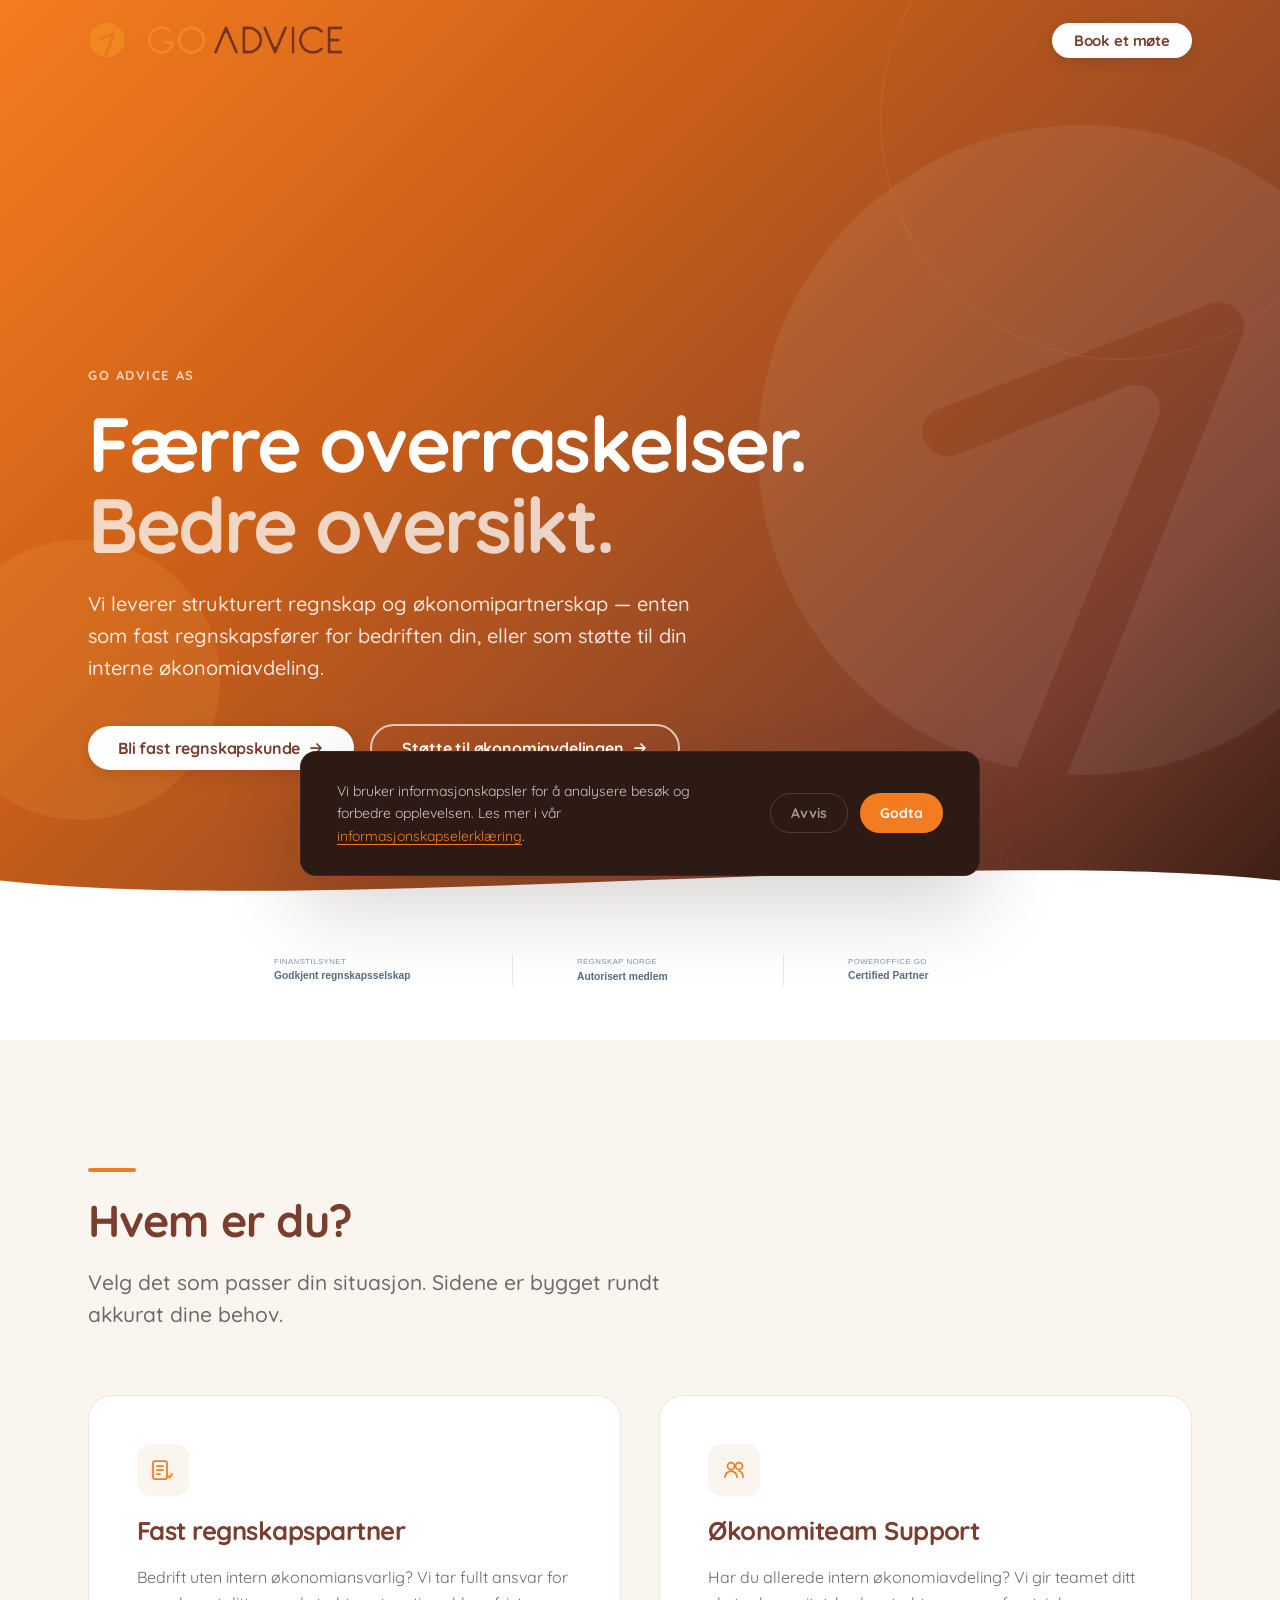
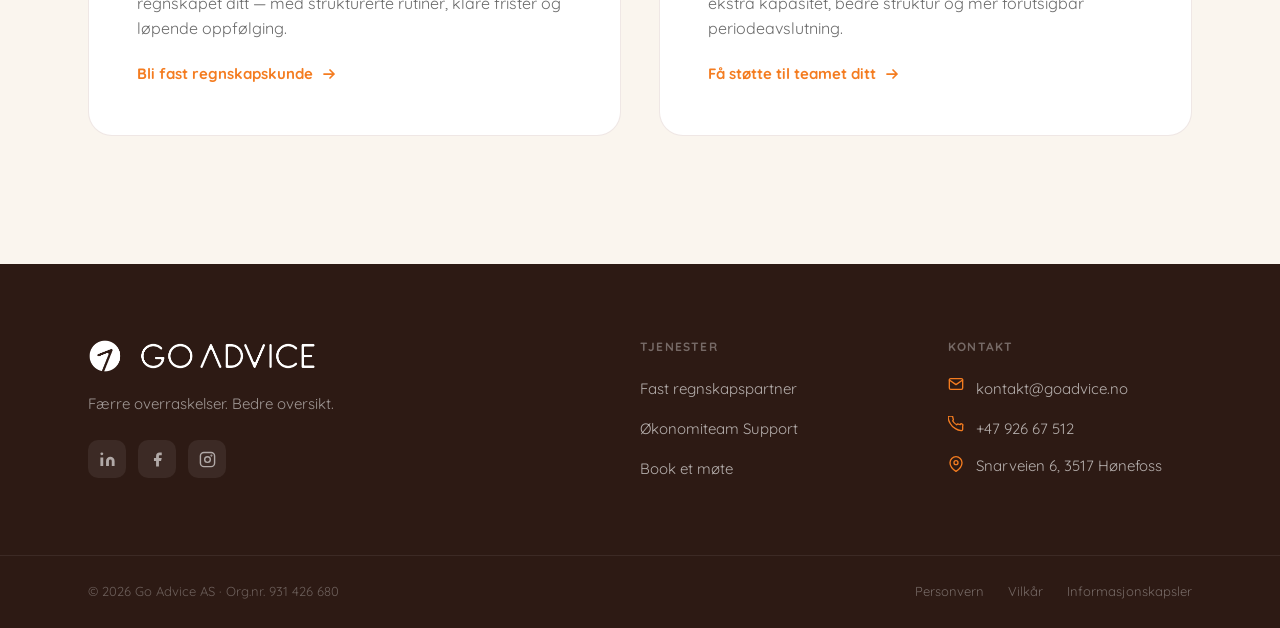
<file: index.html>
<!DOCTYPE html>
<html lang="no">
<head>
  <meta charset="UTF-8" />
  <meta name="viewport" content="width=device-width, initial-scale=1.0" />
  <title>Regnskapsfører og økonomipartner for norske bedrifter | Go Advice AS</title>
  <meta name="description" content="Strukturert regnskap og økonomipartnerskap for norske bedrifter — som fast regnskapsfører eller støtte til intern økonomiavdeling. Ta kontakt." />
  <link rel="canonical" href="https://www.goadvice.no/" />

  <!-- Open Graph -->
  <meta property="og:title" content="Go Advice AS — Færre overraskelser. Bedre oversikt." />
  <meta property="og:description" content="Strukturert regnskapsføring og økonomipartnerskap for norske bedrifter." />
  <meta property="og:type" content="website" />
  <meta property="og:url" content="https://www.goadvice.no/" />
  <meta property="og:locale" content="nb_NO" />

  <!-- Favicon -->
  <link rel="icon" type="image/png" sizes="32x32" href="assets/Logomark_Coloured.png" />
  <link rel="apple-touch-icon" href="assets/Logomark_Coloured.png" />

  <!-- Fonts -->
  <link rel="preconnect" href="https://fonts.googleapis.com" />
  <link rel="preconnect" href="https://fonts.gstatic.com" crossorigin />

  <!-- Styles -->
  <link rel="stylesheet" href="assets/style.css" />

  <!-- Structured Data -->
  <script type="application/ld+json">
  {
    "@context": "https://schema.org",
    "@type": "AccountingService",
    "name": "Go Advice AS",
    "url": "https://www.goadvice.no",
    "telephone": "+4792667512",
    "email": "kontakt@goadvice.no",
    "address": {
      "@type": "PostalAddress",
      "streetAddress": "Snarveien 6",
      "addressLocality": "Hønefoss",
      "postalCode": "3517",
      "addressCountry": "NO"
    },
    "areaServed": "NO",
    "knowsLanguage": "nb"
  }
  </script>

  <style>
    /* Homepage-specific overrides */
    .hero--gradient .hero__content {
      padding-top: clamp(5rem, 10vw, 8rem);
    }
    .homepage-tagline-line2 {
      color: rgba(255,255,255,0.75);
    }
    .two-paths-intro {
      margin-bottom: clamp(3rem, 5vw, 4.5rem);
      max-width: 600px;
    }
  </style>
</head>
<body>

  <!-- ── Navigation ──────────────────────────────────────────────────── -->
  <nav id="site-nav" class="nav nav--transparent" aria-label="Hovednavigasjon">
    <div class="nav__inner">
      <a href="/" class="nav__logo" aria-label="Go Advice AS — gå til forsiden">
        <img src="assets/Logo_White.png" alt="Go Advice AS logo" class="logo-white" />
        <img src="assets/Logo_Coloured.png" alt="Go Advice AS logo" class="logo-coloured" />
      </a>
      <a href="booking.html" class="btn btn--white btn--sm">Book et møte</a>
    </div>
  </nav>

  <!-- ── Hero ────────────────────────────────────────────────────────── -->
  <section class="hero hero--gradient" id="hero">
    <div class="hero__watermark" aria-hidden="true"></div>

    <div class="hero__content">
      <span class="eyebrow animate">Go Advice AS</span>
      <h1 class="hero__title animate">
        Færre overraskelser.<br />
        <span class="homepage-tagline-line2">Bedre oversikt.</span>
      </h1>
      <p class="hero__sub animate">
        Vi leverer strukturert regnskap og økonomipartnerskap — enten som fast regnskapsfører for bedriften din, eller som støtte til din interne økonomiavdeling.
      </p>
      <div class="hero__actions animate">
        <a href="fast-regnskapspartner.html" class="btn btn--white">
          Bli fast regnskapskunde
          <svg width="16" height="16" viewBox="0 0 16 16" fill="none" aria-hidden="true"><path d="M3 8h10M9 4l4 4-4 4" stroke="currentColor" stroke-width="1.75" stroke-linecap="round" stroke-linejoin="round"/></svg>
        </a>
        <a href="okonomiteam-support.html" class="btn btn--outline-white">
          Støtte til økonomiavdelingen
          <svg width="16" height="16" viewBox="0 0 16 16" fill="none" aria-hidden="true"><path d="M3 8h10M9 4l4 4-4 4" stroke="currentColor" stroke-width="1.75" stroke-linecap="round" stroke-linejoin="round"/></svg>
        </a>
      </div>
    </div>

    <!-- Wave separator -->
    <div class="hero__wave" aria-hidden="true">
      <svg viewBox="0 0 1440 64" xmlns="http://www.w3.org/2000/svg" preserveAspectRatio="none">
        <path d="M0,40 C360,80 1080,0 1440,40 L1440,64 L0,64 Z" fill="#ffffff"/>
      </svg>
    </div>
  </section>

  <!-- ── Trust Strip ──────────────────────────────────────────────────── -->
  <section class="trust-strip section--white" aria-label="Sertifiseringer og partnerskap">
    <div class="container">
      <div class="trust-strip__inner">
        <a href="https://www.finanstilsynet.no/virksomhetsregisteret/detalj/?id=232989"
           target="_blank" rel="noopener noreferrer"
           class="trust-strip__item"
           aria-label="Finanstilsynet — Godkjent regnskapsselskap (åpnes i ny fane)">
          <img src="assets/finanstilsynet-logo.svg" alt="Finanstilsynet — Godkjent regnskapsselskap" />
        </a>
        <div class="trust-strip__divider" aria-hidden="true"></div>
        <div class="trust-strip__item">
          <img src="assets/regnskap-norge-black-web.svg" alt="Regnskap Norge — Autorisert medlem" />
        </div>
        <div class="trust-strip__divider" aria-hidden="true"></div>
        <div class="trust-strip__item">
          <img src="assets/poweroffice-partner-mork.svg" alt="PowerOffice GO — Certified Partner" />
        </div>
      </div>
    </div>
  </section>

  <!-- ── Two Paths ────────────────────────────────────────────────────── -->
  <section class="section section--cream two-paths" id="tjenester">
    <div class="container">
      <div class="section__header">
        <div class="section-divider"></div>
        <h2>Hvem er du?</h2>
        <p class="two-paths-intro lead">
          Velg det som passer din situasjon. Sidene er bygget rundt akkurat dine behov.
        </p>
      </div>

      <div class="two-paths__grid stagger">

        <!-- Card 1: Fast regnskapspartner -->
        <a href="fast-regnskapspartner.html" class="path-card animate-scale" aria-label="Fast regnskapspartner — for bedrifter uten intern økonomiansvarlig">
          <div class="path-card__icon" aria-hidden="true">
            <svg width="26" height="26" viewBox="0 0 26 26" fill="none" xmlns="http://www.w3.org/2000/svg">
              <rect x="3" y="4" width="14" height="18" rx="2" stroke="currentColor" stroke-width="1.75"/>
              <path d="M7 9h6M7 13h6M7 17h3" stroke="currentColor" stroke-width="1.75" stroke-linecap="round"/>
              <circle cx="20" cy="19" r="4" fill="currentColor" opacity="0.15"/>
              <path d="M18 19l1.5 1.5L22 17" stroke="currentColor" stroke-width="1.5" stroke-linecap="round" stroke-linejoin="round"/>
            </svg>
          </div>
          <div>
            <h2 class="path-card__title">Fast regnskapspartner</h2>
          </div>
          <p class="path-card__desc">
            Bedrift uten intern økonomiansvarlig? Vi tar fullt ansvar for regnskapet ditt — med strukturerte rutiner, klare frister og løpende oppfølging.
          </p>
          <span class="path-card__cta">
            Bli fast regnskapskunde
            <svg width="16" height="16" viewBox="0 0 16 16" fill="none" aria-hidden="true"><path d="M3 8h10M9 4l4 4-4 4" stroke="currentColor" stroke-width="1.75" stroke-linecap="round" stroke-linejoin="round"/></svg>
          </span>
        </a>

        <!-- Card 2: Økonomiteam Support -->
        <a href="okonomiteam-support.html" class="path-card animate-scale" aria-label="Økonomiteam Support — for bedrifter med intern økonomiavdeling">
          <div class="path-card__icon" aria-hidden="true">
            <svg width="26" height="26" viewBox="0 0 26 26" fill="none" xmlns="http://www.w3.org/2000/svg">
              <circle cx="10" cy="9" r="3.5" stroke="currentColor" stroke-width="1.75"/>
              <circle cx="18" cy="9" r="3.5" stroke="currentColor" stroke-width="1.75"/>
              <path d="M4 20c0-3.314 2.686-6 6-6s6 2.686 6 6" stroke="currentColor" stroke-width="1.75" stroke-linecap="round"/>
              <path d="M18 14c2.209 0 4 2.686 4 6" stroke="currentColor" stroke-width="1.75" stroke-linecap="round"/>
            </svg>
          </div>
          <div>
            <h2 class="path-card__title">Økonomiteam Support</h2>
          </div>
          <p class="path-card__desc">
            Har du allerede intern økonomiavdeling? Vi gir teamet ditt ekstra kapasitet, bedre struktur og mer forutsigbar periodeavslutning.
          </p>
          <span class="path-card__cta">
            Få støtte til teamet ditt
            <svg width="16" height="16" viewBox="0 0 16 16" fill="none" aria-hidden="true"><path d="M3 8h10M9 4l4 4-4 4" stroke="currentColor" stroke-width="1.75" stroke-linecap="round" stroke-linejoin="round"/></svg>
          </span>
        </a>

      </div>
    </div>
  </section>

  <!-- ── Footer ───────────────────────────────────────────────────────── -->
  <footer class="footer" role="contentinfo">
    <div class="footer__main">
      <div class="container footer__inner">

        <!-- Brand -->
        <div class="footer__brand">
          <img src="assets/Logo_White.png" alt="Go Advice AS logo" class="logo-white" />
          <p class="footer__tagline">Færre overraskelser. Bedre oversikt.</p>
          <div class="footer__social" aria-label="Sosiale medier">
            <a href="https://www.linkedin.com/company/goadviceas/" target="_blank" rel="noopener noreferrer" class="footer__social-link" aria-label="Go Advice AS på LinkedIn">
              <svg viewBox="0 0 24 24" fill="currentColor" aria-hidden="true"><path d="M16 8a6 6 0 016 6v7h-4v-7a2 2 0 00-2-2 2 2 0 00-2 2v7h-4v-7a6 6 0 016-6zM2 9h4v12H2z"/><circle cx="4" cy="4" r="2"/></svg>
            </a>
            <a href="https://www.facebook.com/goadviceas" target="_blank" rel="noopener noreferrer" class="footer__social-link" aria-label="Go Advice AS på Facebook">
              <svg viewBox="0 0 24 24" fill="currentColor" aria-hidden="true"><path d="M18 2h-3a5 5 0 00-5 5v3H7v4h3v8h4v-8h3l1-4h-4V7a1 1 0 011-1h3z"/></svg>
            </a>
            <a href="https://www.instagram.com/goadviceas" target="_blank" rel="noopener noreferrer" class="footer__social-link" aria-label="Go Advice AS på Instagram">
              <svg viewBox="0 0 24 24" fill="none" stroke="currentColor" stroke-width="2" stroke-linecap="round" stroke-linejoin="round" aria-hidden="true"><rect x="2" y="2" width="20" height="20" rx="5"/><circle cx="12" cy="12" r="4"/><circle cx="17.5" cy="6.5" r="0.5" fill="currentColor"/></svg>
            </a>
          </div>
        </div>

        <!-- Tjenester -->
        <div class="footer__nav-col">
          <h4>Tjenester</h4>
          <ul>
            <li><a href="fast-regnskapspartner.html">Fast regnskapspartner</a></li>
            <li><a href="okonomiteam-support.html">Økonomiteam Support</a></li>
            <li><a href="booking.html">Book et møte</a></li>
          </ul>
        </div>

        <!-- Kontakt -->
        <div class="footer__nav-col">
          <h4>Kontakt</h4>
          <div class="footer__contact-item">
            <svg viewBox="0 0 24 24" fill="none" stroke="currentColor" stroke-width="2" stroke-linecap="round" stroke-linejoin="round" aria-hidden="true"><path d="M4 4h16c1.1 0 2 .9 2 2v12c0 1.1-.9 2-2 2H4c-1.1 0-2-.9-2-2V6c0-1.1.9-2 2-2z"/><polyline points="22,6 12,13 2,6"/></svg>
            <a href="mailto:kontakt@goadvice.no"><span>kontakt@goadvice.no</span></a>
          </div>
          <div class="footer__contact-item">
            <svg viewBox="0 0 24 24" fill="none" stroke="currentColor" stroke-width="2" stroke-linecap="round" stroke-linejoin="round" aria-hidden="true"><path d="M22 16.92v3a2 2 0 01-2.18 2 19.79 19.79 0 01-8.63-3.07A19.5 19.5 0 013.07 10.8 19.79 19.79 0 01.22 2.18 2 2 0 012.18 0h3a2 2 0 012 1.72 12.84 12.84 0 00.7 2.81 2 2 0 01-.45 2.11L6.91 7.1a16 16 0 006 6l.46-.46a2 2 0 012.11-.45 12.84 12.84 0 002.81.7A2 2 0 0122 14.92z"/></svg>
            <a href="tel:+4792667512"><span>+47 926 67 512</span></a>
          </div>
          <div class="footer__contact-item">
            <svg viewBox="0 0 24 24" fill="none" stroke="currentColor" stroke-width="2" stroke-linecap="round" stroke-linejoin="round" aria-hidden="true"><path d="M21 10c0 7-9 13-9 13s-9-6-9-13a9 9 0 0118 0z"/><circle cx="12" cy="10" r="3"/></svg>
            <span>Snarveien 6, 3517 Hønefoss</span>
          </div>
        </div>

      </div>
    </div>

    <hr class="footer__divider" />

    <div class="footer__legal">
      <div class="container footer__legal-inner">
        <p>© 2026 Go Advice AS · Org.nr. 931 426 680</p>
        <div class="footer__legal-links">
          <a href="personvern.html">Personvern</a>
          <a href="vilkar.html">Vilkår</a>
          <a href="informasjonskapsler.html">Informasjonskapsler</a>
        </div>
      </div>
    </div>
  </footer>

  <!-- ── Cookie Banner ─────────────────────────────────────────────────── -->
  <div id="cookie-banner" class="cookie-banner" role="dialog" aria-labelledby="cookie-banner-title" aria-live="polite">
    <div class="cookie-banner__text">
      <p id="cookie-banner-title">
        Vi bruker informasjonskapsler for å analysere besøk og forbedre opplevelsen.
        Les mer i vår <a href="informasjonskapsler.html">informasjonskapselerklæring</a>.
      </p>
    </div>
    <div class="cookie-banner__actions">
      <button class="cookie-btn cookie-btn--decline" data-cookie-decline type="button">Avvis</button>
      <button class="cookie-btn cookie-btn--accept" data-cookie-accept type="button">Godta</button>
    </div>
  </div>

  <script src="assets/main.js"></script>
</body>
</html>
</file>
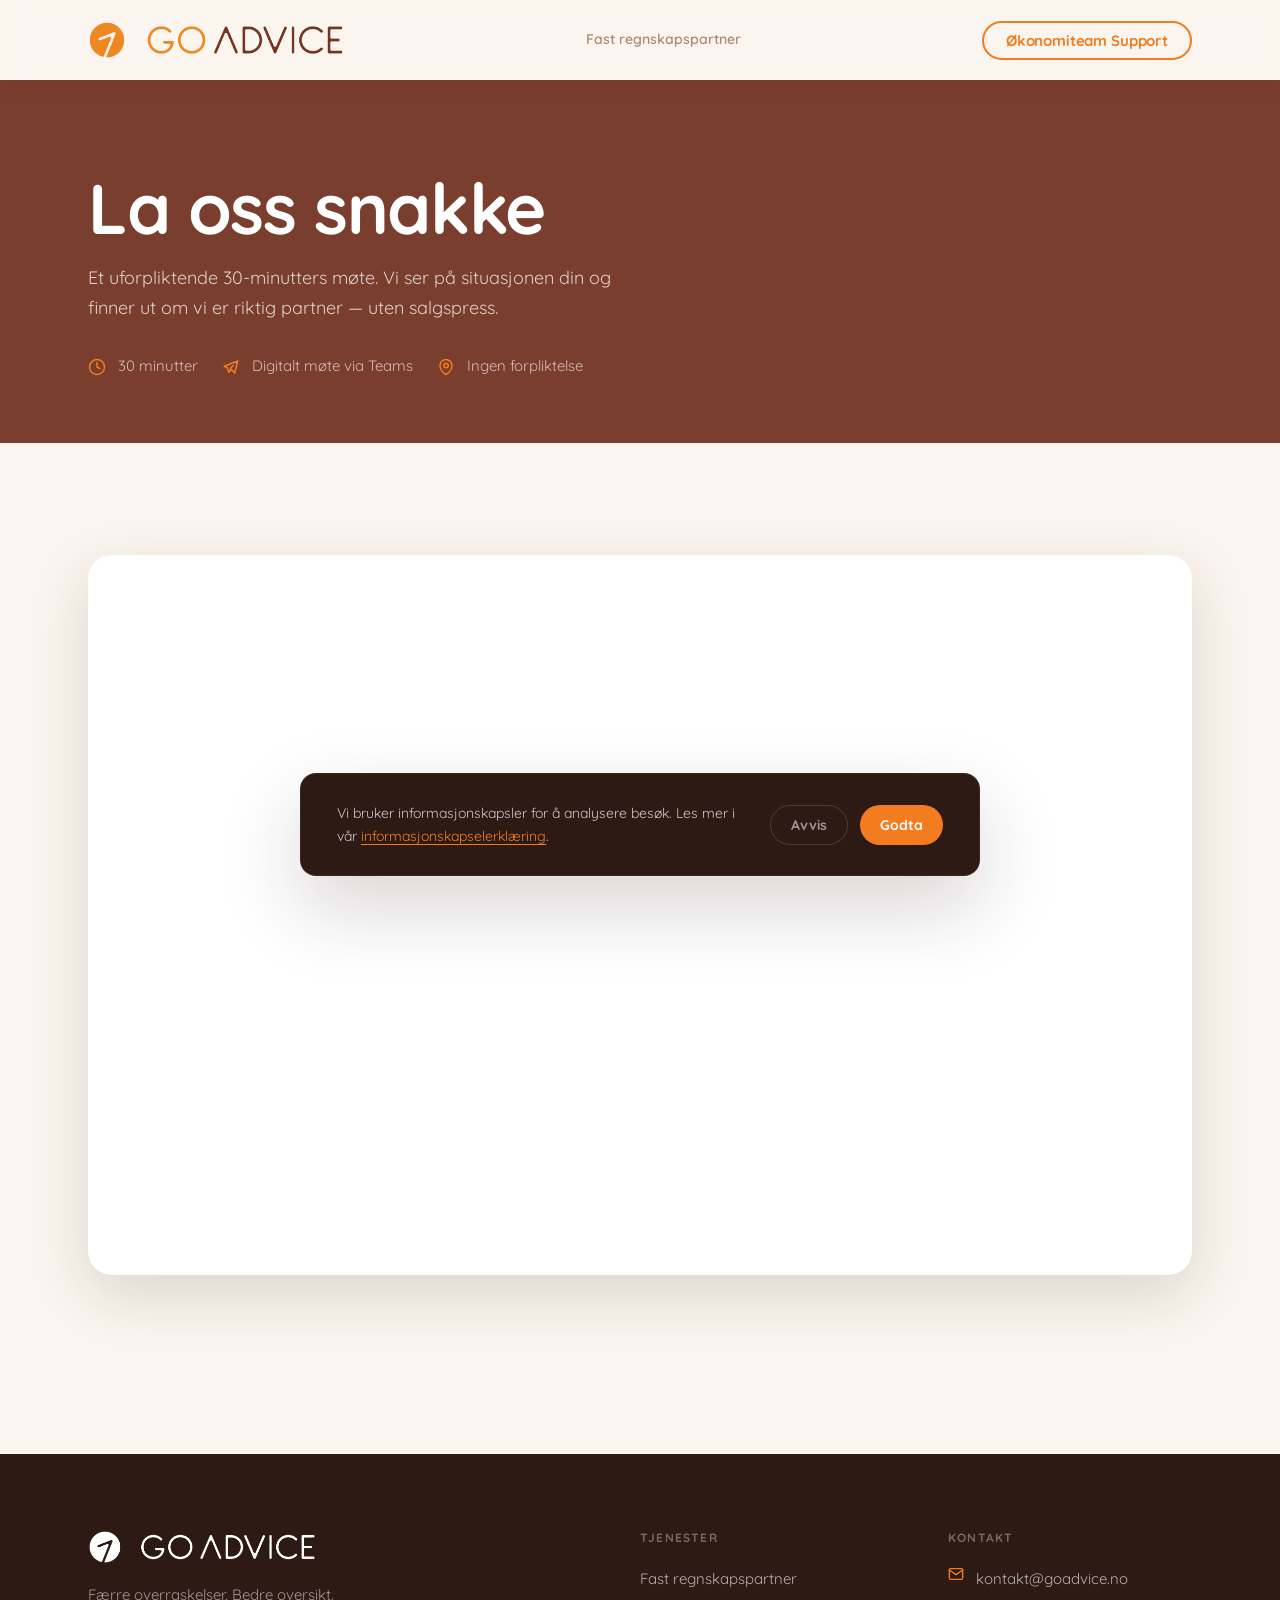
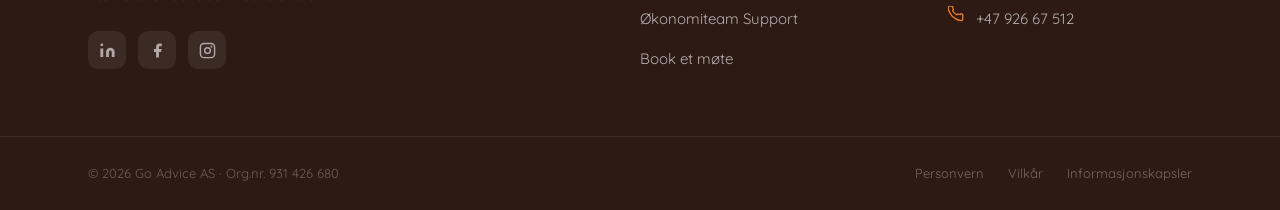
<file: booking.html>
<!DOCTYPE html>
<html lang="no">
<head>
  <meta charset="UTF-8" />
  <meta name="viewport" content="width=device-width, initial-scale=1.0" />
  <title>Book et møte | Go Advice AS</title>
  <meta name="description" content="Book et uforpliktende møte med Go Advice AS. 30 minutter — ingen forpliktelse. Vi ser på din situasjon og finner ut om vi er riktig partner." />
  <link rel="canonical" href="https://www.goadvice.no/booking" />
  <link rel="icon" type="image/png" sizes="32x32" href="assets/Logomark_Coloured.png" />
  <link rel="preconnect" href="https://fonts.googleapis.com" />
  <link rel="preconnect" href="https://fonts.gstatic.com" crossorigin />
  <link rel="stylesheet" href="assets/style.css" />
  <style>
    body { background: var(--cream); }
    .booking-page { padding-top: 80px; }
    .booking-intro {
      background: var(--brown);
      padding: clamp(3.5rem, 7vw, 6rem) 0 clamp(3rem, 5vw, 4rem);
    }
    .booking-intro h1 { color: var(--white); margin-bottom: var(--space-4); }
    .booking-intro p {
      color: rgba(255,255,255,0.75);
      font-size: clamp(1rem, 1.5vw, 1.125rem);
      max-width: 560px;
    }
    .booking-intro .booking-meta {
      display: flex;
      flex-wrap: wrap;
      gap: var(--space-6);
      margin-top: var(--space-8);
    }
    .booking-meta-item {
      display: flex;
      align-items: center;
      gap: var(--space-3);
      color: rgba(255,255,255,0.65);
      font-size: 0.9375rem;
    }
    .booking-meta-item svg { color: var(--orange); flex-shrink: 0; }
    .booking-body {
      padding: clamp(2.5rem, 5vw, 4rem) 0 clamp(4rem, 8vw, 7rem);
    }
    .booking-embed-wrapper {
      background: var(--white);
      border-radius: var(--radius-lg);
      overflow: hidden;
      box-shadow: var(--shadow-lg);
      min-height: 720px;
    }
    .booking-embed-wrapper iframe {
      width: 100%;
      min-height: 720px;
      border: none;
      display: block;
    }
    .booking-fallback-link {
      display: none;
      text-align: center;
      padding: var(--space-8);
      background: var(--cream);
    }
    @media (max-width: 600px) {
      .booking-embed-wrapper iframe { min-height: 900px; }
    }
  </style>
</head>
<body>

  <nav id="site-nav" class="nav nav--scrolled" aria-label="Hovednavigasjon">
    <div class="nav__inner">
      <a href="index.html" class="nav__logo" aria-label="Go Advice AS — gå til forsiden">
        <img src="assets/Logo_Coloured.png" alt="Go Advice AS logo" class="logo-coloured" />
        <img src="assets/Logo_White.png" alt="" class="logo-white" aria-hidden="true" />
      </a>
      <div class="nav__middle">
        <a href="fast-regnskapspartner.html" class="nav__secondary-link" style="color: var(--brown); opacity: 0.6;">Fast regnskapspartner</a>
      </div>
      <a href="okonomiteam-support.html" class="btn btn--outline btn--sm">Økonomiteam Support</a>
    </div>
  </nav>

  <div class="booking-page">

    <div class="booking-intro">
      <div class="container">
        <h1>La oss snakke</h1>
        <p>Et uforpliktende 30-minutters møte. Vi ser på situasjonen din og finner ut om vi er riktig partner — uten salgspress.</p>
        <div class="booking-meta">
          <div class="booking-meta-item">
            <svg width="18" height="18" viewBox="0 0 24 24" fill="none" stroke="currentColor" stroke-width="2" stroke-linecap="round" stroke-linejoin="round" aria-hidden="true"><circle cx="12" cy="12" r="10"/><path d="M12 6v6l4 2"/></svg>
            <span>30 minutter</span>
          </div>
          <div class="booking-meta-item">
            <svg width="18" height="18" viewBox="0 0 24 24" fill="none" stroke="currentColor" stroke-width="2" stroke-linecap="round" stroke-linejoin="round" aria-hidden="true"><path d="M15 10l-4 4l6 6l4-16l-18 7l4 2l2 6l3-4"/></svg>
            <span>Digitalt møte via Teams</span>
          </div>
          <div class="booking-meta-item">
            <svg width="18" height="18" viewBox="0 0 24 24" fill="none" stroke="currentColor" stroke-width="2" stroke-linecap="round" stroke-linejoin="round" aria-hidden="true"><path d="M12 22s-8-4.5-8-11.8A8 8 0 0112 2a8 8 0 018 8.2c0 7.3-8 11.8-8 11.8z"/><circle cx="12" cy="10" r="3"/></svg>
            <span>Ingen forpliktelse</span>
          </div>
        </div>
      </div>
    </div>

    <div class="booking-body">
      <div class="container">
        <div class="booking-embed-wrapper">
          <iframe
            src="https://outlook.office.com/book/Booketmte@goadvice.no/?ismsaljsauthenabled"
            title="Book et møte med Go Advice AS"
            loading="lazy"
            allow="camera; microphone"
            aria-label="Bookingkalender — velg tidspunkt for møte med Go Advice AS">
          </iframe>
        </div>
        <div class="booking-fallback-link" id="booking-fallback">
          <p style="margin-bottom: 1rem; color: var(--grey-light);">Hvis kalenderen ikke vises, kan du booke direkte her:</p>
          <a href="https://outlook.office.com/book/Booketmte@goadvice.no/?ismsaljsauthenabled"
             target="_blank" rel="noopener noreferrer"
             class="btn btn--primary">
            Åpne booking-siden
            <svg width="16" height="16" viewBox="0 0 16 16" fill="none" aria-hidden="true"><path d="M3 8h10M9 4l4 4-4 4" stroke="currentColor" stroke-width="1.75" stroke-linecap="round" stroke-linejoin="round"/></svg>
          </a>
        </div>
      </div>
    </div>

  </div>

  <footer class="footer" role="contentinfo">
    <div class="footer__main">
      <div class="container footer__inner">
        <div class="footer__brand">
          <img src="assets/Logo_White.png" alt="Go Advice AS logo" class="logo-white" />
          <p class="footer__tagline">Færre overraskelser. Bedre oversikt.</p>
          <div class="footer__social" aria-label="Sosiale medier">
            <a href="https://www.linkedin.com/company/goadviceas/" target="_blank" rel="noopener noreferrer" class="footer__social-link" aria-label="LinkedIn"><svg viewBox="0 0 24 24" fill="currentColor" aria-hidden="true"><path d="M16 8a6 6 0 016 6v7h-4v-7a2 2 0 00-2-2 2 2 0 00-2 2v7h-4v-7a6 6 0 016-6zM2 9h4v12H2z"/><circle cx="4" cy="4" r="2"/></svg></a>
            <a href="https://www.facebook.com/goadviceas" target="_blank" rel="noopener noreferrer" class="footer__social-link" aria-label="Facebook"><svg viewBox="0 0 24 24" fill="currentColor" aria-hidden="true"><path d="M18 2h-3a5 5 0 00-5 5v3H7v4h3v8h4v-8h3l1-4h-4V7a1 1 0 011-1h3z"/></svg></a>
            <a href="https://www.instagram.com/goadviceas" target="_blank" rel="noopener noreferrer" class="footer__social-link" aria-label="Instagram"><svg viewBox="0 0 24 24" fill="none" stroke="currentColor" stroke-width="2" stroke-linecap="round" stroke-linejoin="round" aria-hidden="true"><rect x="2" y="2" width="20" height="20" rx="5"/><circle cx="12" cy="12" r="4"/><circle cx="17.5" cy="6.5" r="0.5" fill="currentColor"/></svg></a>
          </div>
        </div>
        <div class="footer__nav-col">
          <h4>Tjenester</h4>
          <ul>
            <li><a href="fast-regnskapspartner.html">Fast regnskapspartner</a></li>
            <li><a href="okonomiteam-support.html">Økonomiteam Support</a></li>
            <li><a href="booking.html">Book et møte</a></li>
          </ul>
        </div>
        <div class="footer__nav-col">
          <h4>Kontakt</h4>
          <div class="footer__contact-item">
            <svg viewBox="0 0 24 24" fill="none" stroke="currentColor" stroke-width="2" stroke-linecap="round" stroke-linejoin="round" aria-hidden="true"><path d="M4 4h16c1.1 0 2 .9 2 2v12c0 1.1-.9 2-2 2H4c-1.1 0-2-.9-2-2V6c0-1.1.9-2 2-2z"/><polyline points="22,6 12,13 2,6"/></svg>
            <a href="mailto:kontakt@goadvice.no"><span>kontakt@goadvice.no</span></a>
          </div>
          <div class="footer__contact-item">
            <svg viewBox="0 0 24 24" fill="none" stroke="currentColor" stroke-width="2" stroke-linecap="round" stroke-linejoin="round" aria-hidden="true"><path d="M22 16.92v3a2 2 0 01-2.18 2 19.79 19.79 0 01-8.63-3.07A19.5 19.5 0 013.07 10.8 19.79 19.79 0 01.22 2.18 2 2 0 012.18 0h3a2 2 0 012 1.72 12.84 12.84 0 00.7 2.81 2 2 0 01-.45 2.11L6.91 7.1a16 16 0 006 6l.46-.46a2 2 0 012.11-.45 12.84 12.84 0 002.81.7A2 2 0 0122 14.92z"/></svg>
            <a href="tel:+4792667512"><span>+47 926 67 512</span></a>
          </div>
        </div>
      </div>
    </div>
    <hr class="footer__divider" />
    <div class="footer__legal">
      <div class="container footer__legal-inner">
        <p>© 2026 Go Advice AS · Org.nr. 931 426 680</p>
        <div class="footer__legal-links">
          <a href="personvern.html">Personvern</a>
          <a href="vilkar.html">Vilkår</a>
          <a href="informasjonskapsler.html">Informasjonskapsler</a>
        </div>
      </div>
    </div>
  </footer>

  <div id="cookie-banner" class="cookie-banner" role="dialog" aria-live="polite">
    <div class="cookie-banner__text">
      <p>Vi bruker informasjonskapsler for å analysere besøk. Les mer i vår <a href="informasjonskapsler.html">informasjonskapselerklæring</a>.</p>
    </div>
    <div class="cookie-banner__actions">
      <button class="cookie-btn cookie-btn--decline" data-cookie-decline type="button">Avvis</button>
      <button class="cookie-btn cookie-btn--accept" data-cookie-accept type="button">Godta</button>
    </div>
  </div>

  <script src="assets/main.js"></script>
  <script>
    /* Show fallback link if iframe fails to load within 8 seconds */
    setTimeout(() => {
      const iframe = document.querySelector('.booking-embed-wrapper iframe');
      const fallback = document.getElementById('booking-fallback');
      try {
        if (iframe && (!iframe.contentDocument || iframe.contentDocument.body.innerHTML === '')) {
          if (fallback) fallback.style.display = 'block';
        }
      } catch(e) { /* cross-origin — iframe likely loaded fine */ }
    }, 8000);
  </script>
</body>
</html>
</file>
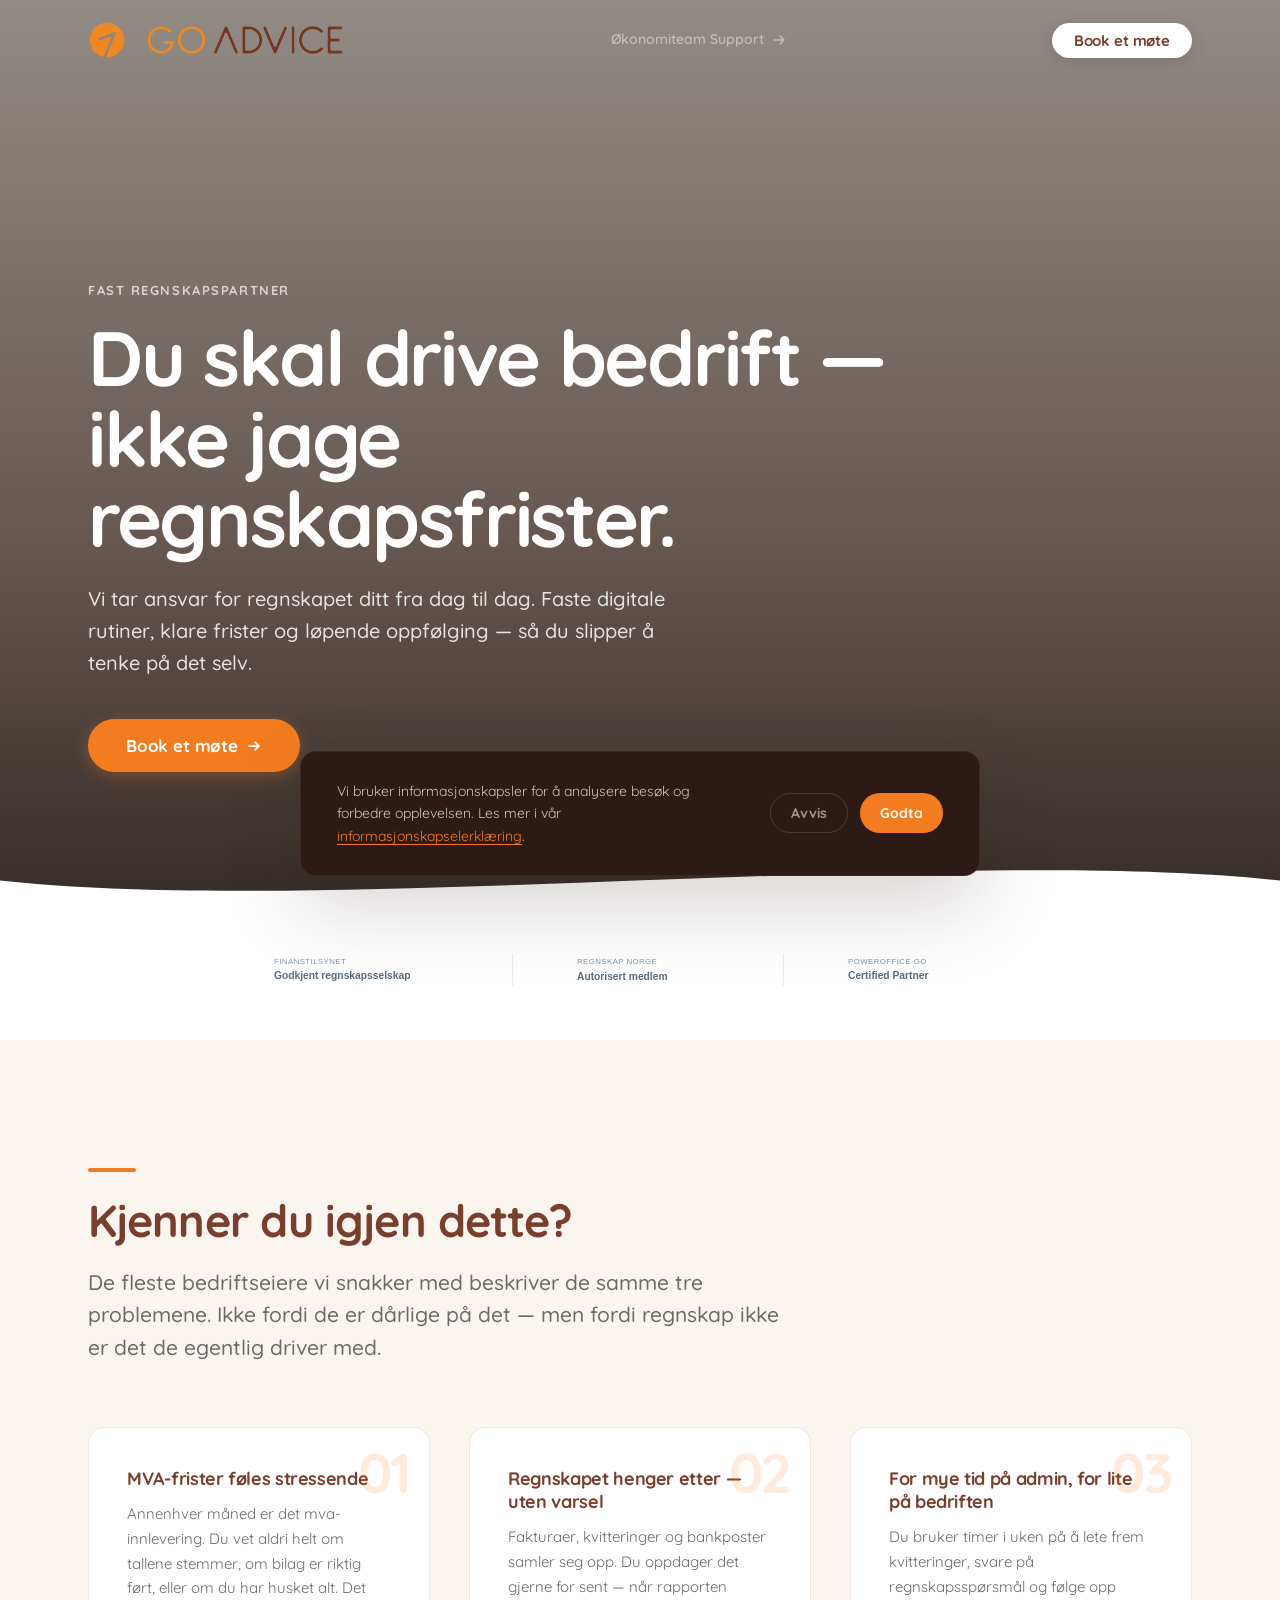
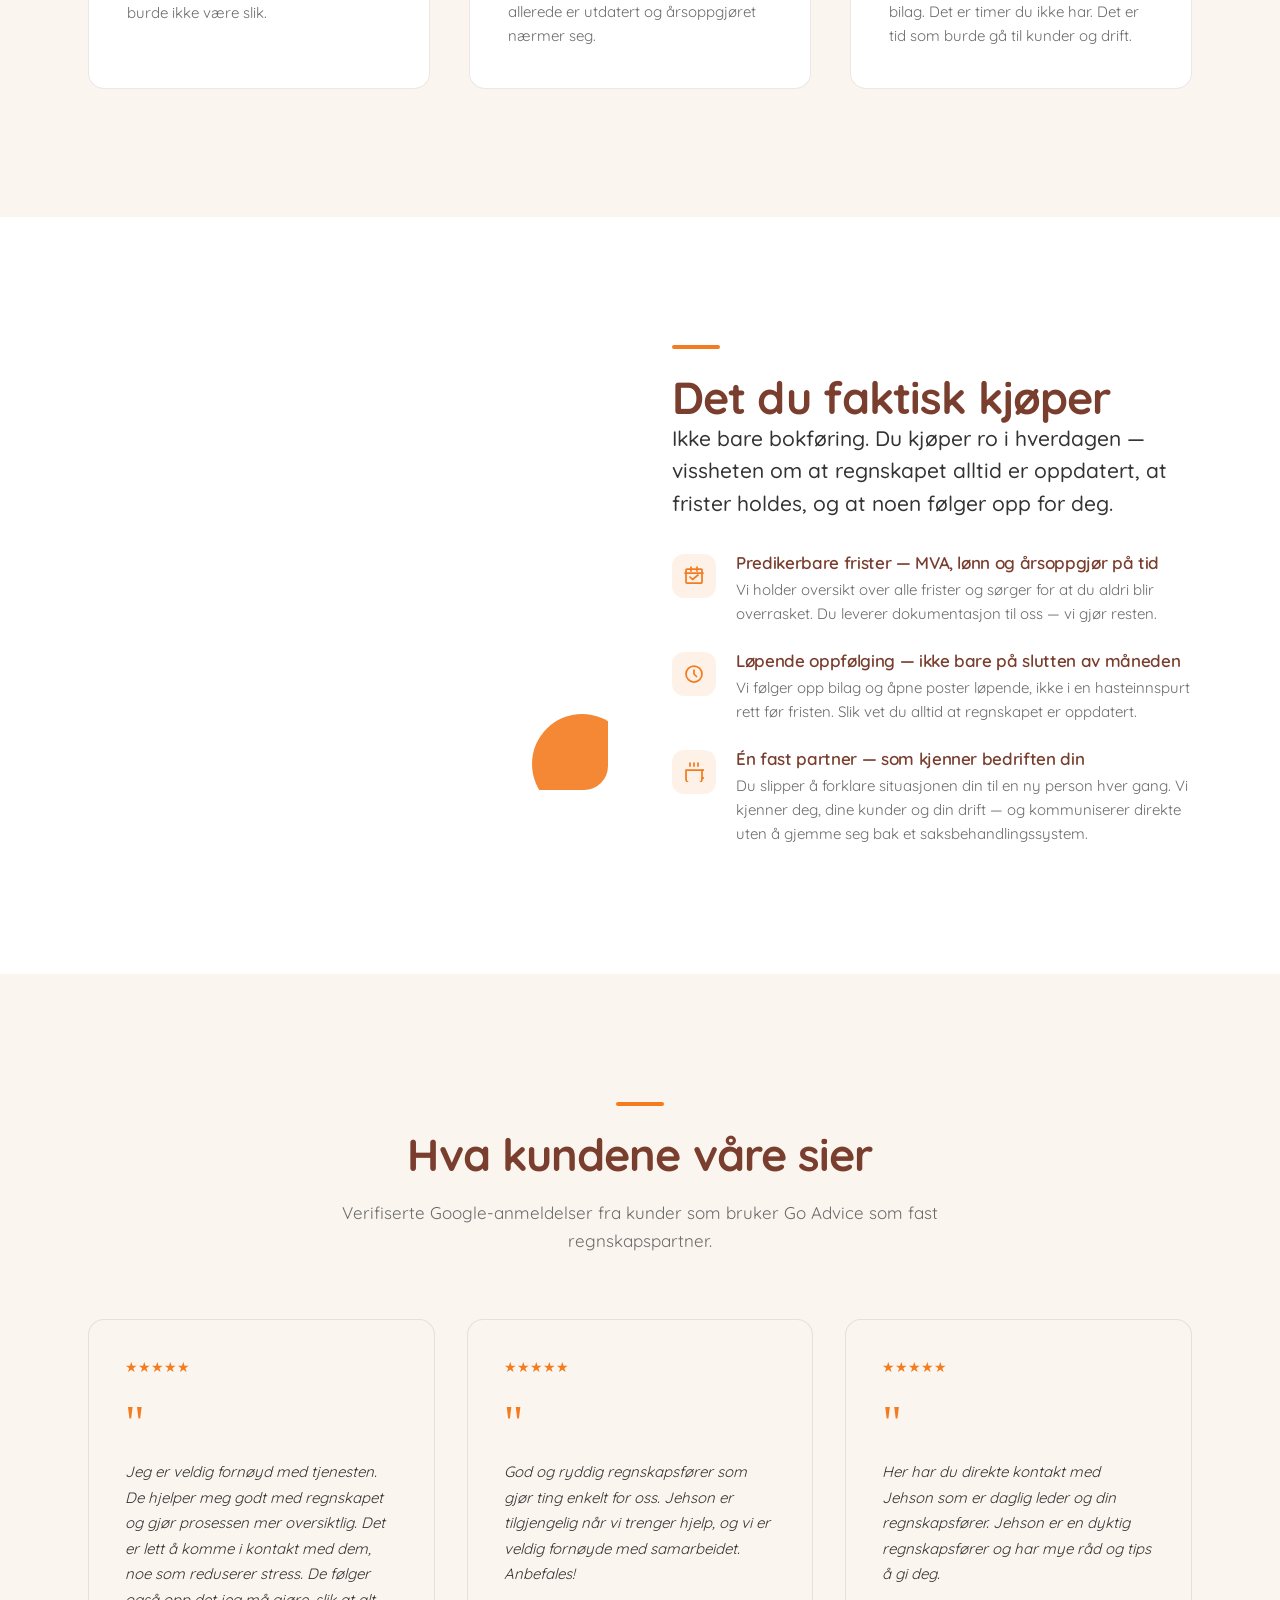
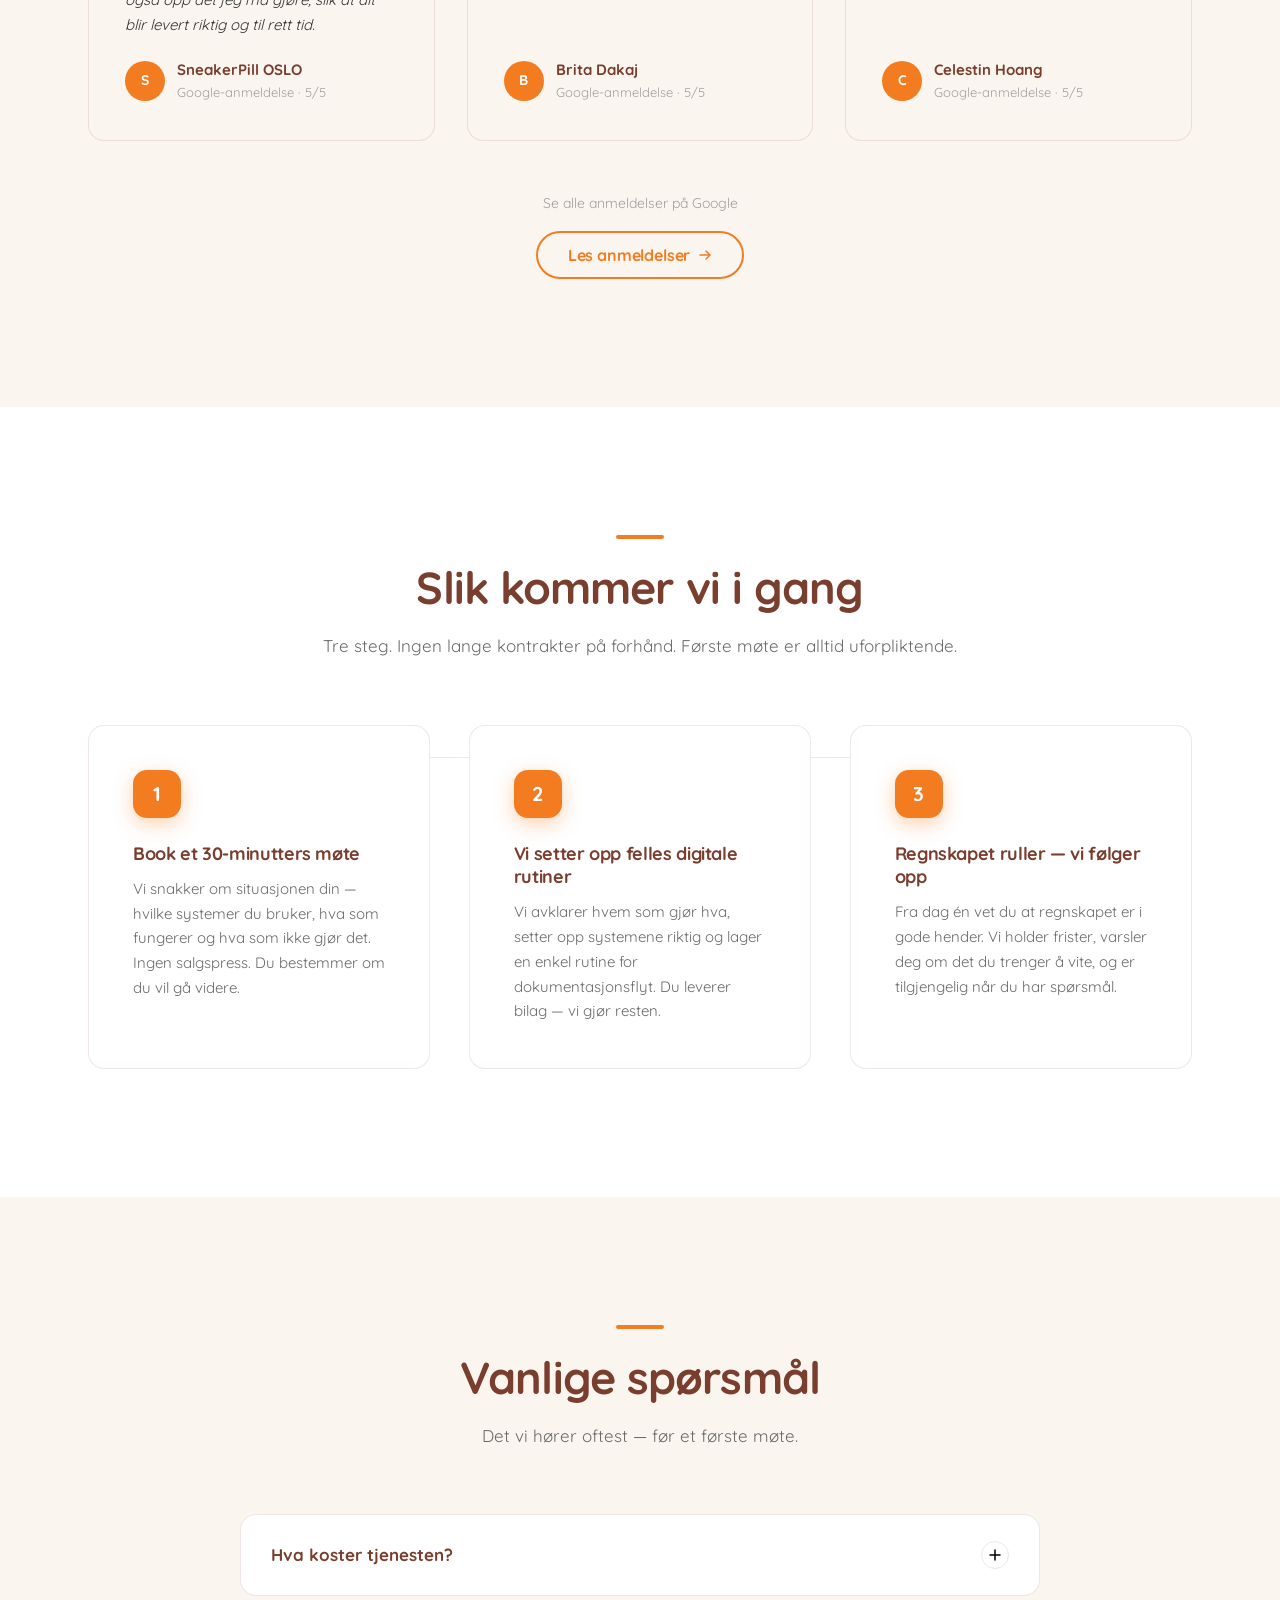
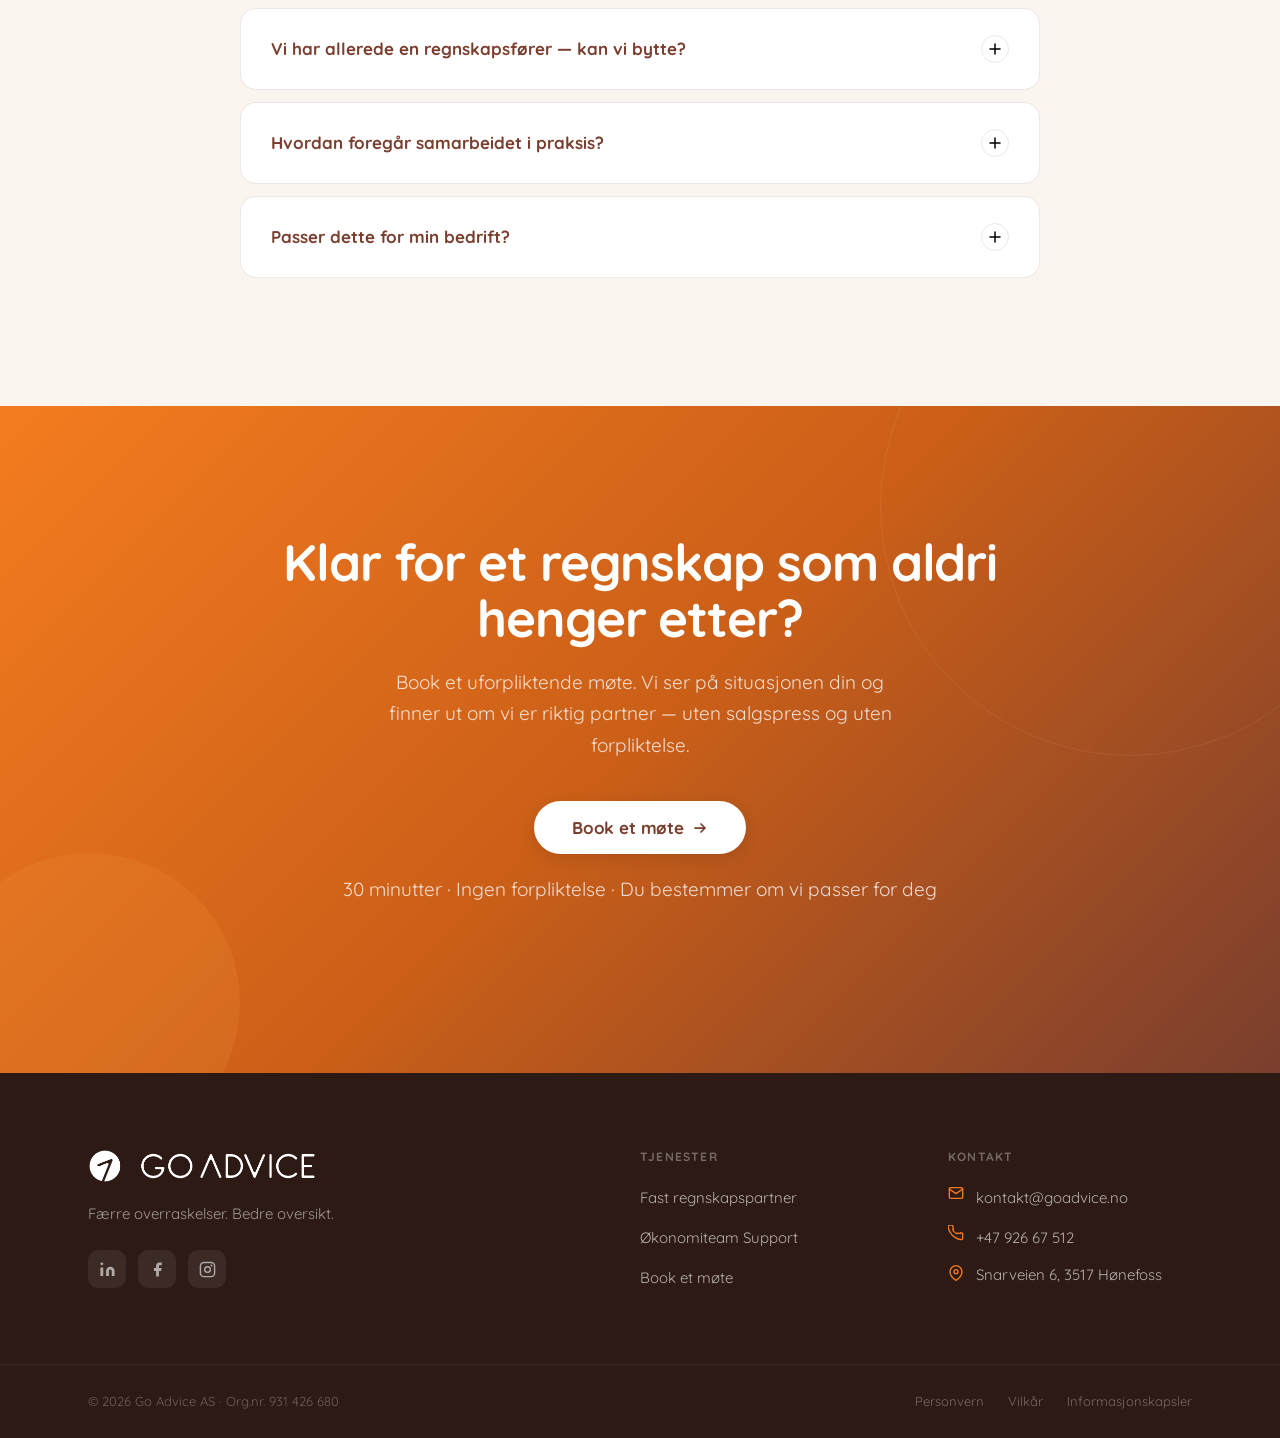
<file: fast-regnskapspartner.html>
<!DOCTYPE html>
<html lang="no">
<head>
  <meta charset="UTF-8" />
  <meta name="viewport" content="width=device-width, initial-scale=1.0" />
  <title>Fast regnskapsfører for norske bedrifter | Go Advice AS</title>
  <meta name="description" content="For mye tid på regnskap? Go Advice AS er fast regnskapspartner for norske bedrifter — strukturerte rutiner, predikerbare frister og løpende oppfølging. Ta kontakt for en uforpliktende prat." />
  <link rel="canonical" href="https://www.goadvice.no/fast-regnskapspartner" />

  <!-- Open Graph -->
  <meta property="og:title" content="Fast regnskapsfører for norske bedrifter | Go Advice AS" />
  <meta property="og:description" content="For mye tid på regnskap? Go Advice AS er fast regnskapspartner — strukturerte rutiner, predikerbare frister og løpende oppfølging." />
  <meta property="og:type" content="website" />
  <meta property="og:url" content="https://www.goadvice.no/fast-regnskapspartner" />
  <meta property="og:locale" content="nb_NO" />

  <!-- Favicon -->
  <link rel="icon" type="image/png" sizes="32x32" href="assets/Logomark_Coloured.png" />
  <link rel="apple-touch-icon" href="assets/Logomark_Coloured.png" />

  <!-- Fonts -->
  <link rel="preconnect" href="https://fonts.googleapis.com" />
  <link rel="preconnect" href="https://fonts.gstatic.com" crossorigin />

  <!-- Styles -->
  <link rel="stylesheet" href="assets/style.css" />

  <!-- Structured Data -->
  <script type="application/ld+json">
  {
    "@context": "https://schema.org",
    "@type": "AccountingService",
    "name": "Go Advice AS",
    "url": "https://www.goadvice.no",
    "telephone": "+4792667512",
    "email": "kontakt@goadvice.no",
    "address": {
      "@type": "PostalAddress",
      "streetAddress": "Snarveien 6",
      "addressLocality": "Hønefoss",
      "postalCode": "3517",
      "addressCountry": "NO"
    },
    "areaServed": "NO",
    "knowsLanguage": "nb",
    "description": "Fast regnskapspartner for norske bedrifter — strukturerte rutiner, predikerbare frister og løpende oppfølging."
  }
  </script>

  <style>
    .hero--fr {
      background-image: url('https://images.unsplash.com/photo-1497366216548-37526070297c?auto=format&fit=crop&w=1920&q=80');
    }
    .solution-img--fr {
      background-image: url('https://images.unsplash.com/photo-1521737604893-d14cc237f11d?auto=format&fit=crop&w=900&q=80');
      background-size: cover;
      background-position: center;
      width: 100%; height: 100%;
    }
  </style>
</head>
<body>

  <!-- ── Navigation ──────────────────────────────────────────────────── -->
  <nav id="site-nav" class="nav nav--transparent" aria-label="Hovednavigasjon">
    <div class="nav__inner">
      <a href="index.html" class="nav__logo" aria-label="Go Advice AS — gå til forsiden">
        <img src="assets/Logo_White.png" alt="Go Advice AS logo" class="logo-white" />
        <img src="assets/Logo_Coloured.png" alt="Go Advice AS logo" class="logo-coloured" />
      </a>
      <div class="nav__middle">
        <a href="okonomiteam-support.html" class="nav__secondary-link">
          Økonomiteam Support
          <svg width="14" height="14" viewBox="0 0 14 14" fill="none" aria-hidden="true"><path d="M2 7h10M8 3l4 4-4 4" stroke="currentColor" stroke-width="1.5" stroke-linecap="round" stroke-linejoin="round"/></svg>
        </a>
      </div>
      <a href="booking.html" class="btn btn--white btn--sm">Book et møte</a>
    </div>
  </nav>

  <!-- ── Hero ────────────────────────────────────────────────────────── -->
  <section class="hero hero--photo hero--fr" id="hero"
           aria-label="Innledning — Fast regnskapspartner">
    <div class="hero__overlay" aria-hidden="true"></div>
    <div class="hero__content">
      <span class="eyebrow animate">Fast regnskapspartner</span>
      <h1 class="hero__title animate">
        Du skal drive bedrift —<br />ikke jage regnskapsfrister.
      </h1>
      <p class="hero__sub animate">
        Vi tar ansvar for regnskapet ditt fra dag til dag. Faste digitale rutiner, klare frister og løpende oppfølging — så du slipper å tenke på det selv.
      </p>
      <div class="hero__actions animate">
        <a href="booking.html" class="btn btn--primary btn--lg">
          Book et møte
          <svg width="16" height="16" viewBox="0 0 16 16" fill="none" aria-hidden="true"><path d="M3 8h10M9 4l4 4-4 4" stroke="currentColor" stroke-width="1.75" stroke-linecap="round" stroke-linejoin="round"/></svg>
        </a>
      </div>
    </div>
    <div class="hero__wave" aria-hidden="true">
      <svg viewBox="0 0 1440 64" xmlns="http://www.w3.org/2000/svg" preserveAspectRatio="none">
        <path d="M0,40 C360,80 1080,0 1440,40 L1440,64 L0,64 Z" fill="#ffffff"/>
      </svg>
    </div>
  </section>

  <!-- ── Trust Strip ──────────────────────────────────────────────────── -->
  <section class="trust-strip section--white" aria-label="Sertifiseringer og partnerskap">
    <div class="container">
      <div class="trust-strip__inner">
        <a href="https://www.finanstilsynet.no/virksomhetsregisteret/detalj/?id=232989"
           target="_blank" rel="noopener noreferrer"
           class="trust-strip__item"
           aria-label="Finanstilsynet — Godkjent regnskapsselskap (åpnes i ny fane)">
          <img src="assets/finanstilsynet-logo.svg" alt="Finanstilsynet — Godkjent regnskapsselskap" />
        </a>
        <div class="trust-strip__divider" aria-hidden="true"></div>
        <div class="trust-strip__item">
          <img src="assets/regnskap-norge-black-web.svg" alt="Regnskap Norge — Autorisert medlem" />
        </div>
        <div class="trust-strip__divider" aria-hidden="true"></div>
        <div class="trust-strip__item">
          <img src="assets/poweroffice-partner-mork.svg" alt="PowerOffice GO — Certified Partner" />
        </div>
      </div>
    </div>
  </section>

  <!-- ── Problem ──────────────────────────────────────────────────────── -->
  <section class="section section--cream" id="utfordringer"
           aria-labelledby="problem-heading">
    <div class="container">
      <div class="section__header">
        <div class="section-divider" aria-hidden="true"></div>
        <h2 id="problem-heading">Kjenner du igjen dette?</h2>
        <p class="lead">
          De fleste bedriftseiere vi snakker med beskriver de samme tre problemene. Ikke fordi de er dårlige på det — men fordi regnskap ikke er det de egentlig driver med.
        </p>
      </div>

      <div class="problem__grid stagger">

        <div class="problem-item animate-scale">
          <span class="problem-item__number" aria-hidden="true">01</span>
          <h3>MVA-frister føles stressende</h3>
          <p>Annenhver måned er det mva-innlevering. Du vet aldri helt om tallene stemmer, om bilag er riktig ført, eller om du har husket alt. Det burde ikke være slik.</p>
        </div>

        <div class="problem-item animate-scale">
          <span class="problem-item__number" aria-hidden="true">02</span>
          <h3>Regnskapet henger etter — uten varsel</h3>
          <p>Fakturaer, kvitteringer og bankposter samler seg opp. Du oppdager det gjerne for sent — når rapporten allerede er utdatert og årsoppgjøret nærmer seg.</p>
        </div>

        <div class="problem-item animate-scale">
          <span class="problem-item__number" aria-hidden="true">03</span>
          <h3>For mye tid på admin, for lite på bedriften</h3>
          <p>Du bruker timer i uken på å lete frem kvitteringer, svare på regnskapsspørsmål og følge opp bilag. Det er timer du ikke har. Det er tid som burde gå til kunder og drift.</p>
        </div>

      </div>
    </div>
  </section>

  <!-- ── Solution ─────────────────────────────────────────────────────── -->
  <section class="section section--white" id="loesning"
           aria-labelledby="solution-heading">
    <div class="container">
      <div class="solution__grid">

        <div class="solution__image animate-left" role="img" aria-label="Rolig arbeidsplass med naturlig lys — representerer strukturert og forutsigbar arbeidsflyt">
          <div class="solution-img--fr"></div>
        </div>

        <div class="animate-right">
          <div class="section-divider" aria-hidden="true"></div>
          <h2 id="solution-heading">Det du faktisk kjøper</h2>
          <p class="lead" style="margin-bottom: 2rem;">
            Ikke bare bokføring. Du kjøper ro i hverdagen — vissheten om at regnskapet alltid er oppdatert, at frister holdes, og at noen følger opp for deg.
          </p>

          <div class="solution__list">

            <div class="solution-item">
              <div class="solution-item__icon" aria-hidden="true">
                <svg viewBox="0 0 20 20" fill="none" stroke="currentColor" stroke-width="1.75" stroke-linecap="round" stroke-linejoin="round"><path d="M17 3H3a1 1 0 00-1 1v12a1 1 0 001 1h14a1 1 0 001-1V4a1 1 0 00-1-1z"/><path d="M13 1v4M7 1v4M1 7h18"/><path d="M6 11l2.5 2.5L14 9"/></svg>
              </div>
              <div class="solution-item__text">
                <h4>Predikerbare frister — MVA, lønn og årsoppgjør på tid</h4>
                <p>Vi holder oversikt over alle frister og sørger for at du aldri blir overrasket. Du leverer dokumentasjon til oss — vi gjør resten.</p>
              </div>
            </div>

            <div class="solution-item">
              <div class="solution-item__icon" aria-hidden="true">
                <svg viewBox="0 0 20 20" fill="none" stroke="currentColor" stroke-width="1.75" stroke-linecap="round" stroke-linejoin="round"><path d="M2 10a8 8 0 1016 0 8 8 0 00-16 0z"/><path d="M10 6v4l2.5 2.5"/></svg>
              </div>
              <div class="solution-item__text">
                <h4>Løpende oppfølging — ikke bare på slutten av måneden</h4>
                <p>Vi følger opp bilag og åpne poster løpende, ikke i en hasteinnspurt rett før fristen. Slik vet du alltid at regnskapet er oppdatert.</p>
              </div>
            </div>

            <div class="solution-item">
              <div class="solution-item__icon" aria-hidden="true">
                <svg viewBox="0 0 20 20" fill="none" stroke="currentColor" stroke-width="1.75" stroke-linecap="round" stroke-linejoin="round"><path d="M18 8h1a4 4 0 010 8h-1"/><path d="M2 8h16v9a4 4 0 01-4 4H6a4 4 0 01-4-4V8z"/><path d="M6 1v3M10 1v3M14 1v3"/></svg>
              </div>
              <div class="solution-item__text">
                <h4>Én fast partner — som kjenner bedriften din</h4>
                <p>Du slipper å forklare situasjonen din til en ny person hver gang. Vi kjenner deg, dine kunder og din drift — og kommuniserer direkte uten å gjemme seg bak et saksbehandlingssystem.</p>
              </div>
            </div>

          </div>
        </div>

      </div>
    </div>
  </section>

  <!-- ── Social Proof ──────────────────────────────────────────────────── -->
  <section class="section section--cream" id="omtaler"
           aria-labelledby="proof-heading">
    <div class="container">
      <div class="section__header section__header--center">
        <div class="section-divider" style="margin: 0 auto 1.5rem;" aria-hidden="true"></div>
        <h2 id="proof-heading">Hva kundene våre sier</h2>
        <p>Verifiserte Google-anmeldelser fra kunder som bruker Go Advice som fast regnskapspartner.</p>
      </div>

      <div class="social-proof__grid stagger">

        <!-- R01: SneakerPill OSLO -->
        <div class="review-card animate-scale">
          <div class="review-card__stars" aria-label="5 av 5 stjerner">
            <span aria-hidden="true">★★★★★</span>
          </div>
          <div class="review-card__quote" aria-hidden="true">"</div>
          <p class="review-card__text">
            Jeg er veldig fornøyd med tjenesten. De hjelper meg godt med regnskapet og gjør prosessen mer oversiktlig. Det er lett å komme i kontakt med dem, noe som reduserer stress. De følger også opp det jeg må gjøre, slik at alt blir levert riktig og til rett tid.
          </p>
          <div class="review-card__author">
            <div class="review-card__avatar" aria-hidden="true">S</div>
            <div>
              <div class="review-card__name">SneakerPill OSLO</div>
              <div class="review-card__company">Google-anmeldelse · 5/5</div>
            </div>
          </div>
        </div>

        <!-- R05: Brita Dakaj -->
        <div class="review-card animate-scale">
          <div class="review-card__stars" aria-label="5 av 5 stjerner">
            <span aria-hidden="true">★★★★★</span>
          </div>
          <div class="review-card__quote" aria-hidden="true">"</div>
          <p class="review-card__text">
            God og ryddig regnskapsfører som gjør ting enkelt for oss. Jehson er tilgjengelig når vi trenger hjelp, og vi er veldig fornøyde med samarbeidet. Anbefales!
          </p>
          <div class="review-card__author">
            <div class="review-card__avatar" aria-hidden="true">B</div>
            <div>
              <div class="review-card__name">Brita Dakaj</div>
              <div class="review-card__company">Google-anmeldelse · 5/5</div>
            </div>
          </div>
        </div>

        <!-- R07: Celestin Hoang (first 2 sentences only) -->
        <div class="review-card animate-scale">
          <div class="review-card__stars" aria-label="5 av 5 stjerner">
            <span aria-hidden="true">★★★★★</span>
          </div>
          <div class="review-card__quote" aria-hidden="true">"</div>
          <p class="review-card__text">
            Her har du direkte kontakt med Jehson som er daglig leder og din regnskapsfører. Jehson er en dyktig regnskapsfører og har mye råd og tips å gi deg.
          </p>
          <div class="review-card__author">
            <div class="review-card__avatar" aria-hidden="true">C</div>
            <div>
              <div class="review-card__name">Celestin Hoang</div>
              <div class="review-card__company">Google-anmeldelse · 5/5</div>
            </div>
          </div>
        </div>

      </div>

      <div class="social-proof__cta">
        <p>Se alle anmeldelser på Google</p>
        <a href="https://share.google/uNU288fQ1VqIfXNPg" target="_blank" rel="noopener noreferrer" class="btn btn--outline">
          Les anmeldelser
          <svg width="14" height="14" viewBox="0 0 14 14" fill="none" aria-hidden="true"><path d="M2 7h10M8 3l4 4-4 4" stroke="currentColor" stroke-width="1.5" stroke-linecap="round" stroke-linejoin="round"/></svg>
        </a>
      </div>
    </div>
  </section>

  <!-- ── How It Works ─────────────────────────────────────────────────── -->
  <section class="section section--white" id="slik-starter-vi"
           aria-labelledby="hiw-heading">
    <div class="container">
      <div class="section__header section__header--center">
        <div class="section-divider" style="margin: 0 auto 1.5rem;" aria-hidden="true"></div>
        <h2 id="hiw-heading">Slik kommer vi i gang</h2>
        <p>Tre steg. Ingen lange kontrakter på forhånd. Første møte er alltid uforpliktende.</p>
      </div>

      <div class="how-it-works__grid stagger">

        <div class="step-card animate-scale">
          <div class="step-card__number" aria-hidden="true">1</div>
          <h3>Book et 30-minutters møte</h3>
          <p>Vi snakker om situasjonen din — hvilke systemer du bruker, hva som fungerer og hva som ikke gjør det. Ingen salgspress. Du bestemmer om du vil gå videre.</p>
        </div>

        <div class="step-card animate-scale">
          <div class="step-card__number" aria-hidden="true">2</div>
          <h3>Vi setter opp felles digitale rutiner</h3>
          <p>Vi avklarer hvem som gjør hva, setter opp systemene riktig og lager en enkel rutine for dokumentasjonsflyt. Du leverer bilag — vi gjør resten.</p>
        </div>

        <div class="step-card animate-scale">
          <div class="step-card__number" aria-hidden="true">3</div>
          <h3>Regnskapet ruller — vi følger opp</h3>
          <p>Fra dag én vet du at regnskapet er i gode hender. Vi holder frister, varsler deg om det du trenger å vite, og er tilgjengelig når du har spørsmål.</p>
        </div>

      </div>
    </div>
  </section>

  <!-- ── FAQ ──────────────────────────────────────────────────────────── -->
  <section class="section section--cream" id="faq"
           aria-labelledby="faq-heading">
    <div class="container">
      <div class="section__header section__header--center">
        <div class="section-divider" style="margin: 0 auto 1.5rem;" aria-hidden="true"></div>
        <h2 id="faq-heading">Vanlige spørsmål</h2>
        <p>Det vi hører oftest — før et første møte.</p>
      </div>

      <div class="faq__list" role="list">

        <div class="faq-item" role="listitem">
          <button class="faq-item__trigger" aria-expanded="false">
            <span class="faq-item__question">Hva koster tjenesten?</span>
            <span class="faq-item__icon" aria-hidden="true">
              <svg width="12" height="12" viewBox="0 0 12 12" fill="none"><path d="M6 1v10M1 6h10" stroke="currentColor" stroke-width="1.5" stroke-linecap="round"/></svg>
            </span>
          </button>
          <div class="faq-item__body">
            <p class="faq-item__answer">
              Vi tilbyr fastprisavtaler basert på omfanget av bedriften din — antall transaksjoner, systemer og tjenestebehov. Pris avklares etter første møte, ikke på nettsiden. Vi kan ikke gi et meningsfylt pristilbud uten å kjenne din situasjon. Første samtale er alltid gratis og uforpliktende.
            </p>
          </div>
        </div>

        <div class="faq-item" role="listitem">
          <button class="faq-item__trigger" aria-expanded="false">
            <span class="faq-item__question">Vi har allerede en regnskapsfører — kan vi bytte?</span>
            <span class="faq-item__icon" aria-hidden="true">
              <svg width="12" height="12" viewBox="0 0 12 12" fill="none"><path d="M6 1v10M1 6h10" stroke="currentColor" stroke-width="1.5" stroke-linecap="round"/></svg>
            </span>
          </button>
          <div class="faq-item__body">
            <p class="faq-item__answer">
              Bytte er enklere enn de fleste tror. Vi håndterer overflyttingen av historikk og sørger for en ryddig avslutning med din nåværende regnskapsfører. Du trenger ikke å koordinere dette selv — vi tar det praktiske.
            </p>
          </div>
        </div>

        <div class="faq-item" role="listitem">
          <button class="faq-item__trigger" aria-expanded="false">
            <span class="faq-item__question">Hvordan foregår samarbeidet i praksis?</span>
            <span class="faq-item__icon" aria-hidden="true">
              <svg width="12" height="12" viewBox="0 0 12 12" fill="none"><path d="M6 1v10M1 6h10" stroke="currentColor" stroke-width="1.5" stroke-linecap="round"/></svg>
            </span>
          </button>
          <div class="faq-item__body">
            <p class="faq-item__answer">
              Alt foregår digitalt. Du bruker en enkel app til å laste opp kvitteringer og fakturaer. Vi jobber i PowerOffice GO — et skybasert regnskapssystem du har tilgang til og kan se tallene i når som helst. Vi er tilgjengelig på e-post og telefon, og du vet alltid hvem du snakker med.
            </p>
          </div>
        </div>

        <div class="faq-item" role="listitem">
          <button class="faq-item__trigger" aria-expanded="false">
            <span class="faq-item__question">Passer dette for min bedrift?</span>
            <span class="faq-item__icon" aria-hidden="true">
              <svg width="12" height="12" viewBox="0 0 12 12" fill="none"><path d="M6 1v10M1 6h10" stroke="currentColor" stroke-width="1.5" stroke-linecap="round"/></svg>
            </span>
          </button>
          <div class="faq-item__body">
            <p class="faq-item__answer">
              Vi passer best for etablerte norske bedrifter med 1–10 ansatte som ønsker én fast ekstern regnskapspartner — uten intern økonomiansvarlig. Vi er best match for deg som verdsetter struktur, digitale rutiner og forutsigbar oppfølging. Usikker? Book et møte — så finner vi ut av det i løpet av 30 minutter.
            </p>
          </div>
        </div>

      </div>
    </div>
  </section>

  <!-- ── Final CTA ─────────────────────────────────────────────────────── -->
  <section class="final-cta" id="kontakt" aria-labelledby="cta-heading">
    <div class="container">
      <h2 id="cta-heading" class="animate">
        Klar for et regnskap som aldri henger etter?
      </h2>
      <p class="animate">
        Book et uforpliktende møte. Vi ser på situasjonen din og finner ut om vi er riktig partner — uten salgspress og uten forpliktelse.
      </p>
      <a href="booking.html" class="btn btn--white btn--lg animate">
        Book et møte
        <svg width="16" height="16" viewBox="0 0 16 16" fill="none" aria-hidden="true"><path d="M3 8h10M9 4l4 4-4 4" stroke="currentColor" stroke-width="1.75" stroke-linecap="round" stroke-linejoin="round"/></svg>
      </a>
      <p class="final-cta__reassurance animate">
        30 minutter · Ingen forpliktelse · Du bestemmer om vi passer for deg
      </p>
    </div>
  </section>

  <!-- ── Footer ───────────────────────────────────────────────────────── -->
  <footer class="footer" role="contentinfo">
    <div class="footer__main">
      <div class="container footer__inner">

        <div class="footer__brand">
          <img src="assets/Logo_White.png" alt="Go Advice AS logo" class="logo-white" />
          <p class="footer__tagline">Færre overraskelser. Bedre oversikt.</p>
          <div class="footer__social" aria-label="Sosiale medier">
            <a href="https://www.linkedin.com/company/goadviceas/" target="_blank" rel="noopener noreferrer" class="footer__social-link" aria-label="Go Advice AS på LinkedIn">
              <svg viewBox="0 0 24 24" fill="currentColor" aria-hidden="true"><path d="M16 8a6 6 0 016 6v7h-4v-7a2 2 0 00-2-2 2 2 0 00-2 2v7h-4v-7a6 6 0 016-6zM2 9h4v12H2z"/><circle cx="4" cy="4" r="2"/></svg>
            </a>
            <a href="https://www.facebook.com/goadviceas" target="_blank" rel="noopener noreferrer" class="footer__social-link" aria-label="Go Advice AS på Facebook">
              <svg viewBox="0 0 24 24" fill="currentColor" aria-hidden="true"><path d="M18 2h-3a5 5 0 00-5 5v3H7v4h3v8h4v-8h3l1-4h-4V7a1 1 0 011-1h3z"/></svg>
            </a>
            <a href="https://www.instagram.com/goadviceas" target="_blank" rel="noopener noreferrer" class="footer__social-link" aria-label="Go Advice AS på Instagram">
              <svg viewBox="0 0 24 24" fill="none" stroke="currentColor" stroke-width="2" stroke-linecap="round" stroke-linejoin="round" aria-hidden="true"><rect x="2" y="2" width="20" height="20" rx="5"/><circle cx="12" cy="12" r="4"/><circle cx="17.5" cy="6.5" r="0.5" fill="currentColor"/></svg>
            </a>
          </div>
        </div>

        <div class="footer__nav-col">
          <h4>Tjenester</h4>
          <ul>
            <li><a href="fast-regnskapspartner.html">Fast regnskapspartner</a></li>
            <li><a href="okonomiteam-support.html">Økonomiteam Support</a></li>
            <li><a href="booking.html">Book et møte</a></li>
          </ul>
        </div>

        <div class="footer__nav-col">
          <h4>Kontakt</h4>
          <div class="footer__contact-item">
            <svg viewBox="0 0 24 24" fill="none" stroke="currentColor" stroke-width="2" stroke-linecap="round" stroke-linejoin="round" aria-hidden="true"><path d="M4 4h16c1.1 0 2 .9 2 2v12c0 1.1-.9 2-2 2H4c-1.1 0-2-.9-2-2V6c0-1.1.9-2 2-2z"/><polyline points="22,6 12,13 2,6"/></svg>
            <a href="mailto:kontakt@goadvice.no"><span>kontakt@goadvice.no</span></a>
          </div>
          <div class="footer__contact-item">
            <svg viewBox="0 0 24 24" fill="none" stroke="currentColor" stroke-width="2" stroke-linecap="round" stroke-linejoin="round" aria-hidden="true"><path d="M22 16.92v3a2 2 0 01-2.18 2 19.79 19.79 0 01-8.63-3.07A19.5 19.5 0 013.07 10.8 19.79 19.79 0 01.22 2.18 2 2 0 012.18 0h3a2 2 0 012 1.72 12.84 12.84 0 00.7 2.81 2 2 0 01-.45 2.11L6.91 7.1a16 16 0 006 6l.46-.46a2 2 0 012.11-.45 12.84 12.84 0 002.81.7A2 2 0 0122 14.92z"/></svg>
            <a href="tel:+4792667512"><span>+47 926 67 512</span></a>
          </div>
          <div class="footer__contact-item">
            <svg viewBox="0 0 24 24" fill="none" stroke="currentColor" stroke-width="2" stroke-linecap="round" stroke-linejoin="round" aria-hidden="true"><path d="M21 10c0 7-9 13-9 13s-9-6-9-13a9 9 0 0118 0z"/><circle cx="12" cy="10" r="3"/></svg>
            <span>Snarveien 6, 3517 Hønefoss</span>
          </div>
        </div>

      </div>
    </div>

    <hr class="footer__divider" />

    <div class="footer__legal">
      <div class="container footer__legal-inner">
        <p>© 2026 Go Advice AS · Org.nr. 931 426 680</p>
        <div class="footer__legal-links">
          <a href="personvern.html">Personvern</a>
          <a href="vilkar.html">Vilkår</a>
          <a href="informasjonskapsler.html">Informasjonskapsler</a>
        </div>
      </div>
    </div>
  </footer>

  <!-- ── Cookie Banner ─────────────────────────────────────────────────── -->
  <div id="cookie-banner" class="cookie-banner" role="dialog" aria-labelledby="cookie-banner-title" aria-live="polite">
    <div class="cookie-banner__text">
      <p id="cookie-banner-title">
        Vi bruker informasjonskapsler for å analysere besøk og forbedre opplevelsen.
        Les mer i vår <a href="informasjonskapsler.html">informasjonskapselerklæring</a>.
      </p>
    </div>
    <div class="cookie-banner__actions">
      <button class="cookie-btn cookie-btn--decline" data-cookie-decline type="button">Avvis</button>
      <button class="cookie-btn cookie-btn--accept" data-cookie-accept type="button">Godta</button>
    </div>
  </div>

  <script src="assets/main.js"></script>
</body>
</html>
</file>
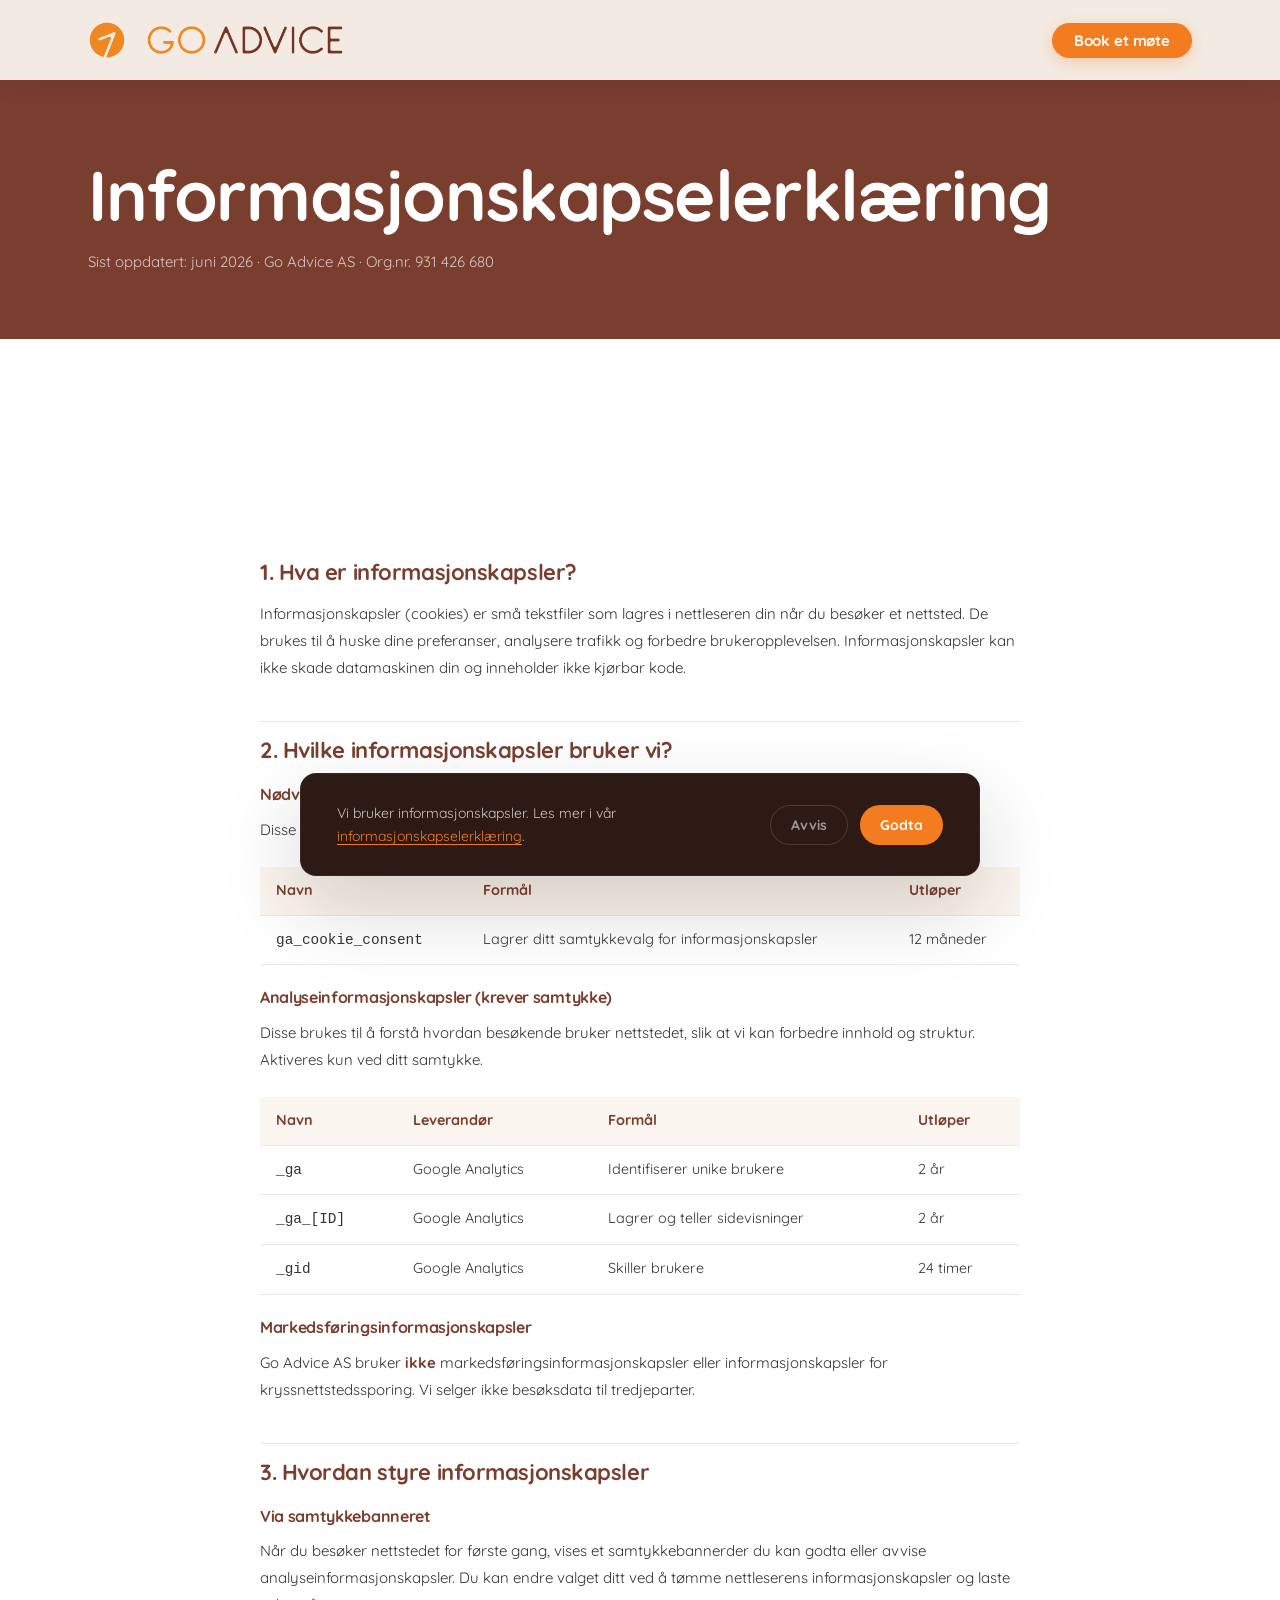
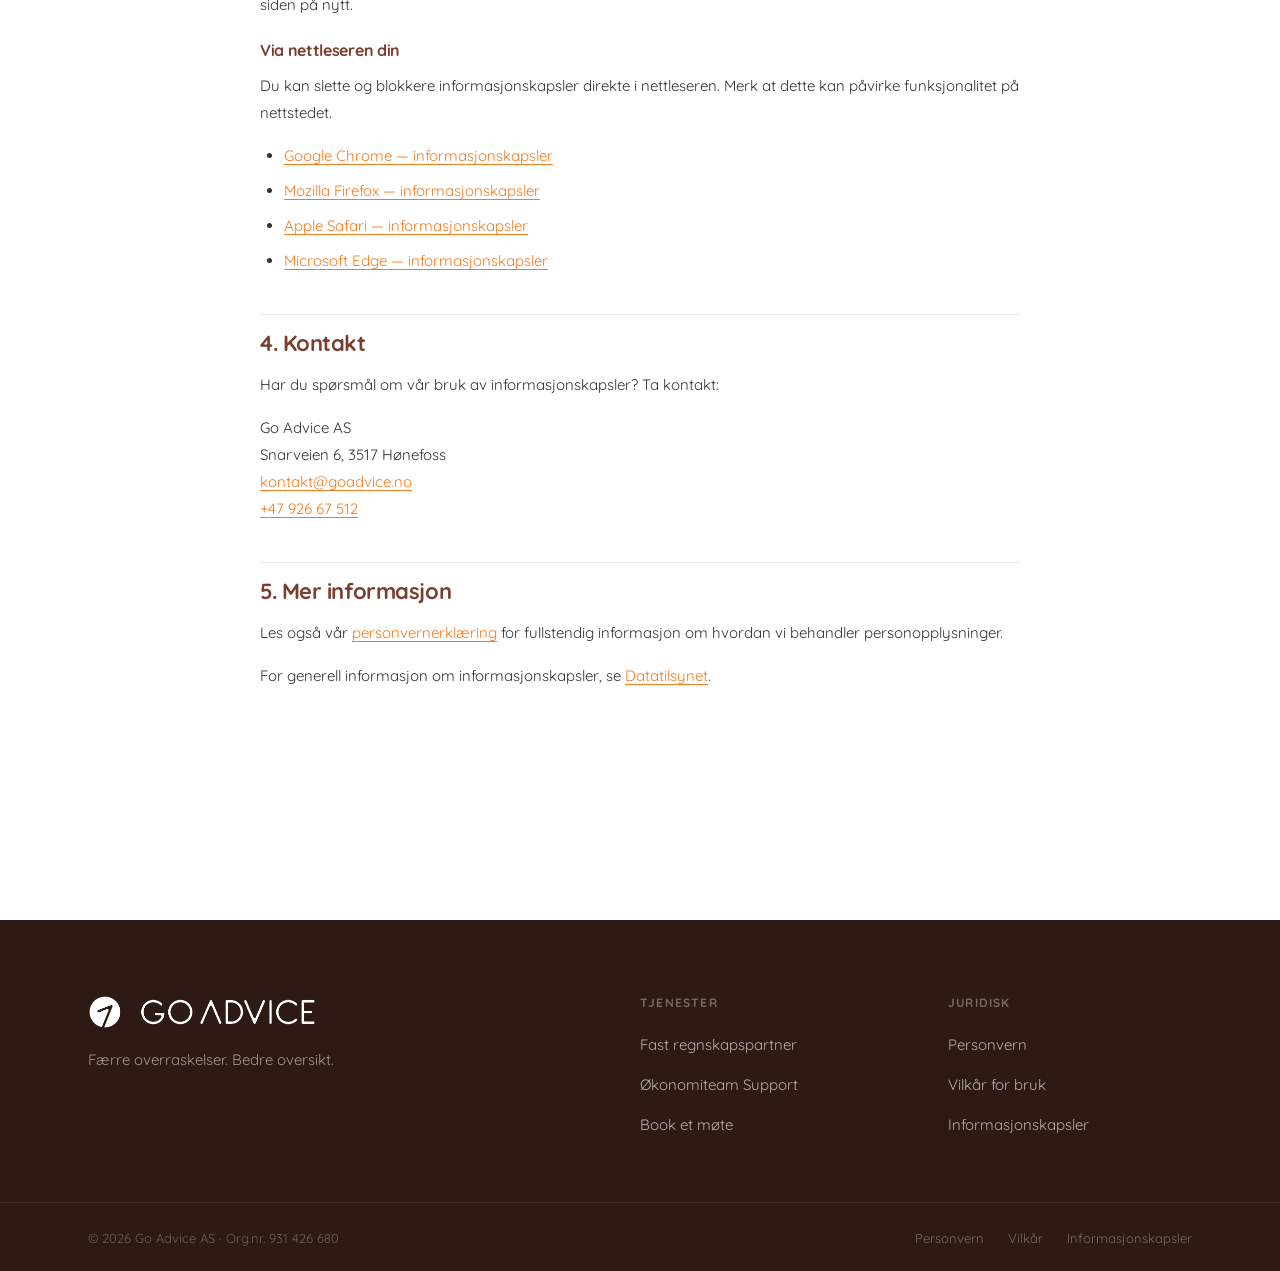
<file: informasjonskapsler.html>
<!DOCTYPE html>
<html lang="no">
<head>
  <meta charset="UTF-8" />
  <meta name="viewport" content="width=device-width, initial-scale=1.0" />
  <title>Informasjonskapsler | Go Advice AS</title>
  <meta name="description" content="Informasjonskapselerklæring for Go Advice AS — hvilke informasjonskapsler vi bruker, hvorfor, og hvordan du styrer dem." />
  <link rel="canonical" href="https://www.goadvice.no/informasjonskapsler" />
  <link rel="icon" type="image/png" sizes="32x32" href="assets/Logomark_Coloured.png" />
  <link rel="preconnect" href="https://fonts.googleapis.com" />
  <link rel="preconnect" href="https://fonts.gstatic.com" crossorigin />
  <link rel="stylesheet" href="assets/style.css" />
</head>
<body>

  <nav id="site-nav" class="nav nav--scrolled" aria-label="Hovednavigasjon">
    <div class="nav__inner">
      <a href="index.html" class="nav__logo" aria-label="Go Advice AS — gå til forsiden">
        <img src="assets/Logo_Coloured.png" alt="Go Advice AS logo" class="logo-coloured" />
        <img src="assets/Logo_White.png" alt="" class="logo-white" aria-hidden="true" />
      </a>
      <a href="booking.html" class="btn btn--primary btn--sm">Book et møte</a>
    </div>
  </nav>

  <div class="policy-hero" style="padding-top: calc(80px + clamp(3rem, 6vw, 5rem));">
    <div class="container">
      <h1>Informasjonskapselerklæring</h1>
      <p>Sist oppdatert: juni 2026 · Go Advice AS · Org.nr. 931 426 680</p>
    </div>
  </div>

  <div class="section section--white">
    <div class="container">
      <div class="policy-content">

        <h2>1. Hva er informasjonskapsler?</h2>
        <p>Informasjonskapsler (cookies) er små tekstfiler som lagres i nettleseren din når du besøker et nettsted. De brukes til å huske dine preferanser, analysere trafikk og forbedre brukeropplevelsen. Informasjonskapsler kan ikke skade datamaskinen din og inneholder ikke kjørbar kode.</p>

        <h2>2. Hvilke informasjonskapsler bruker vi?</h2>

        <h3 style="font-size: 1rem; color: var(--brown); margin: 1.5rem 0 0.75rem; font-weight: 700;">Nødvendige informasjonskapsler</h3>
        <p>Disse er nødvendige for at nettstedet skal fungere. De kan ikke deaktiveres.</p>
        <table class="policy-table">
          <thead>
            <tr><th>Navn</th><th>Formål</th><th>Utløper</th></tr>
          </thead>
          <tbody>
            <tr><td><code>ga_cookie_consent</code></td><td>Lagrer ditt samtykkevalg for informasjonskapsler</td><td>12 måneder</td></tr>
          </tbody>
        </table>

        <h3 style="font-size: 1rem; color: var(--brown); margin: 1.5rem 0 0.75rem; font-weight: 700;">Analyseinformasjonskapsler (krever samtykke)</h3>
        <p>Disse brukes til å forstå hvordan besøkende bruker nettstedet, slik at vi kan forbedre innhold og struktur. Aktiveres kun ved ditt samtykke.</p>
        <table class="policy-table">
          <thead>
            <tr><th>Navn</th><th>Leverandør</th><th>Formål</th><th>Utløper</th></tr>
          </thead>
          <tbody>
            <tr><td><code>_ga</code></td><td>Google Analytics</td><td>Identifiserer unike brukere</td><td>2 år</td></tr>
            <tr><td><code>_ga_[ID]</code></td><td>Google Analytics</td><td>Lagrer og teller sidevisninger</td><td>2 år</td></tr>
            <tr><td><code>_gid</code></td><td>Google Analytics</td><td>Skiller brukere</td><td>24 timer</td></tr>
          </tbody>
        </table>

        <h3 style="font-size: 1rem; color: var(--brown); margin: 1.5rem 0 0.75rem; font-weight: 700;">Markedsføringsinformasjonskapsler</h3>
        <p>Go Advice AS bruker <strong>ikke</strong> markedsføringsinformasjonskapsler eller informasjonskapsler for kryssnettstedssporing. Vi selger ikke besøksdata til tredjeparter.</p>

        <h2>3. Hvordan styre informasjonskapsler</h2>

        <h3 style="font-size: 1rem; color: var(--brown); margin: 1.5rem 0 0.75rem; font-weight: 700;">Via samtykkebanneret</h3>
        <p>Når du besøker nettstedet for første gang, vises et samtykkebannerder du kan godta eller avvise analyseinformasjonskapsler. Du kan endre valget ditt ved å tømme nettleserens informasjonskapsler og laste siden på nytt.</p>

        <h3 style="font-size: 1rem; color: var(--brown); margin: 1.5rem 0 0.75rem; font-weight: 700;">Via nettleseren din</h3>
        <p>Du kan slette og blokkere informasjonskapsler direkte i nettleseren. Merk at dette kan påvirke funksjonalitet på nettstedet.</p>
        <ul>
          <li><a href="https://support.google.com/chrome/answer/95647" target="_blank" rel="noopener noreferrer">Google Chrome — informasjonskapsler</a></li>
          <li><a href="https://support.mozilla.org/nb/kb/informasjonskapsler-aktivere-og-deaktivere" target="_blank" rel="noopener noreferrer">Mozilla Firefox — informasjonskapsler</a></li>
          <li><a href="https://support.apple.com/no-no/guide/safari/sfri11471/mac" target="_blank" rel="noopener noreferrer">Apple Safari — informasjonskapsler</a></li>
          <li><a href="https://support.microsoft.com/nb-no/microsoft-edge/slette-informasjonskapsler-i-microsoft-edge-63947406-40ac-c3b8-57b9-2a946a29ae09" target="_blank" rel="noopener noreferrer">Microsoft Edge — informasjonskapsler</a></li>
        </ul>

        <h2>4. Kontakt</h2>
        <p>Har du spørsmål om vår bruk av informasjonskapsler? Ta kontakt:</p>
        <p>Go Advice AS<br />
        Snarveien 6, 3517 Hønefoss<br />
        <a href="mailto:kontakt@goadvice.no">kontakt@goadvice.no</a><br />
        <a href="tel:+4792667512">+47 926 67 512</a></p>

        <h2>5. Mer informasjon</h2>
        <p>Les også vår <a href="personvern.html">personvernerklæring</a> for fullstendig informasjon om hvordan vi behandler personopplysninger.</p>
        <p>For generell informasjon om informasjonskapsler, se <a href="https://www.datatilsynet.no" target="_blank" rel="noopener noreferrer">Datatilsynet</a>.</p>

      </div>
    </div>
  </div>

  <footer class="footer" role="contentinfo">
    <div class="footer__main">
      <div class="container footer__inner">
        <div class="footer__brand">
          <img src="assets/Logo_White.png" alt="Go Advice AS logo" class="logo-white" />
          <p class="footer__tagline">Færre overraskelser. Bedre oversikt.</p>
        </div>
        <div class="footer__nav-col">
          <h4>Tjenester</h4>
          <ul>
            <li><a href="fast-regnskapspartner.html">Fast regnskapspartner</a></li>
            <li><a href="okonomiteam-support.html">Økonomiteam Support</a></li>
            <li><a href="booking.html">Book et møte</a></li>
          </ul>
        </div>
        <div class="footer__nav-col">
          <h4>Juridisk</h4>
          <ul>
            <li><a href="personvern.html">Personvern</a></li>
            <li><a href="vilkar.html">Vilkår for bruk</a></li>
            <li><a href="informasjonskapsler.html">Informasjonskapsler</a></li>
          </ul>
        </div>
      </div>
    </div>
    <hr class="footer__divider" />
    <div class="footer__legal">
      <div class="container footer__legal-inner">
        <p>© 2026 Go Advice AS · Org.nr. 931 426 680</p>
        <div class="footer__legal-links">
          <a href="personvern.html">Personvern</a>
          <a href="vilkar.html">Vilkår</a>
          <a href="informasjonskapsler.html">Informasjonskapsler</a>
        </div>
      </div>
    </div>
  </footer>

  <div id="cookie-banner" class="cookie-banner" role="dialog" aria-live="polite">
    <div class="cookie-banner__text">
      <p>Vi bruker informasjonskapsler. Les mer i vår <a href="informasjonskapsler.html">informasjonskapselerklæring</a>.</p>
    </div>
    <div class="cookie-banner__actions">
      <button class="cookie-btn cookie-btn--decline" data-cookie-decline type="button">Avvis</button>
      <button class="cookie-btn cookie-btn--accept" data-cookie-accept type="button">Godta</button>
    </div>
  </div>

  <script src="assets/main.js"></script>
</body>
</html>
</file>
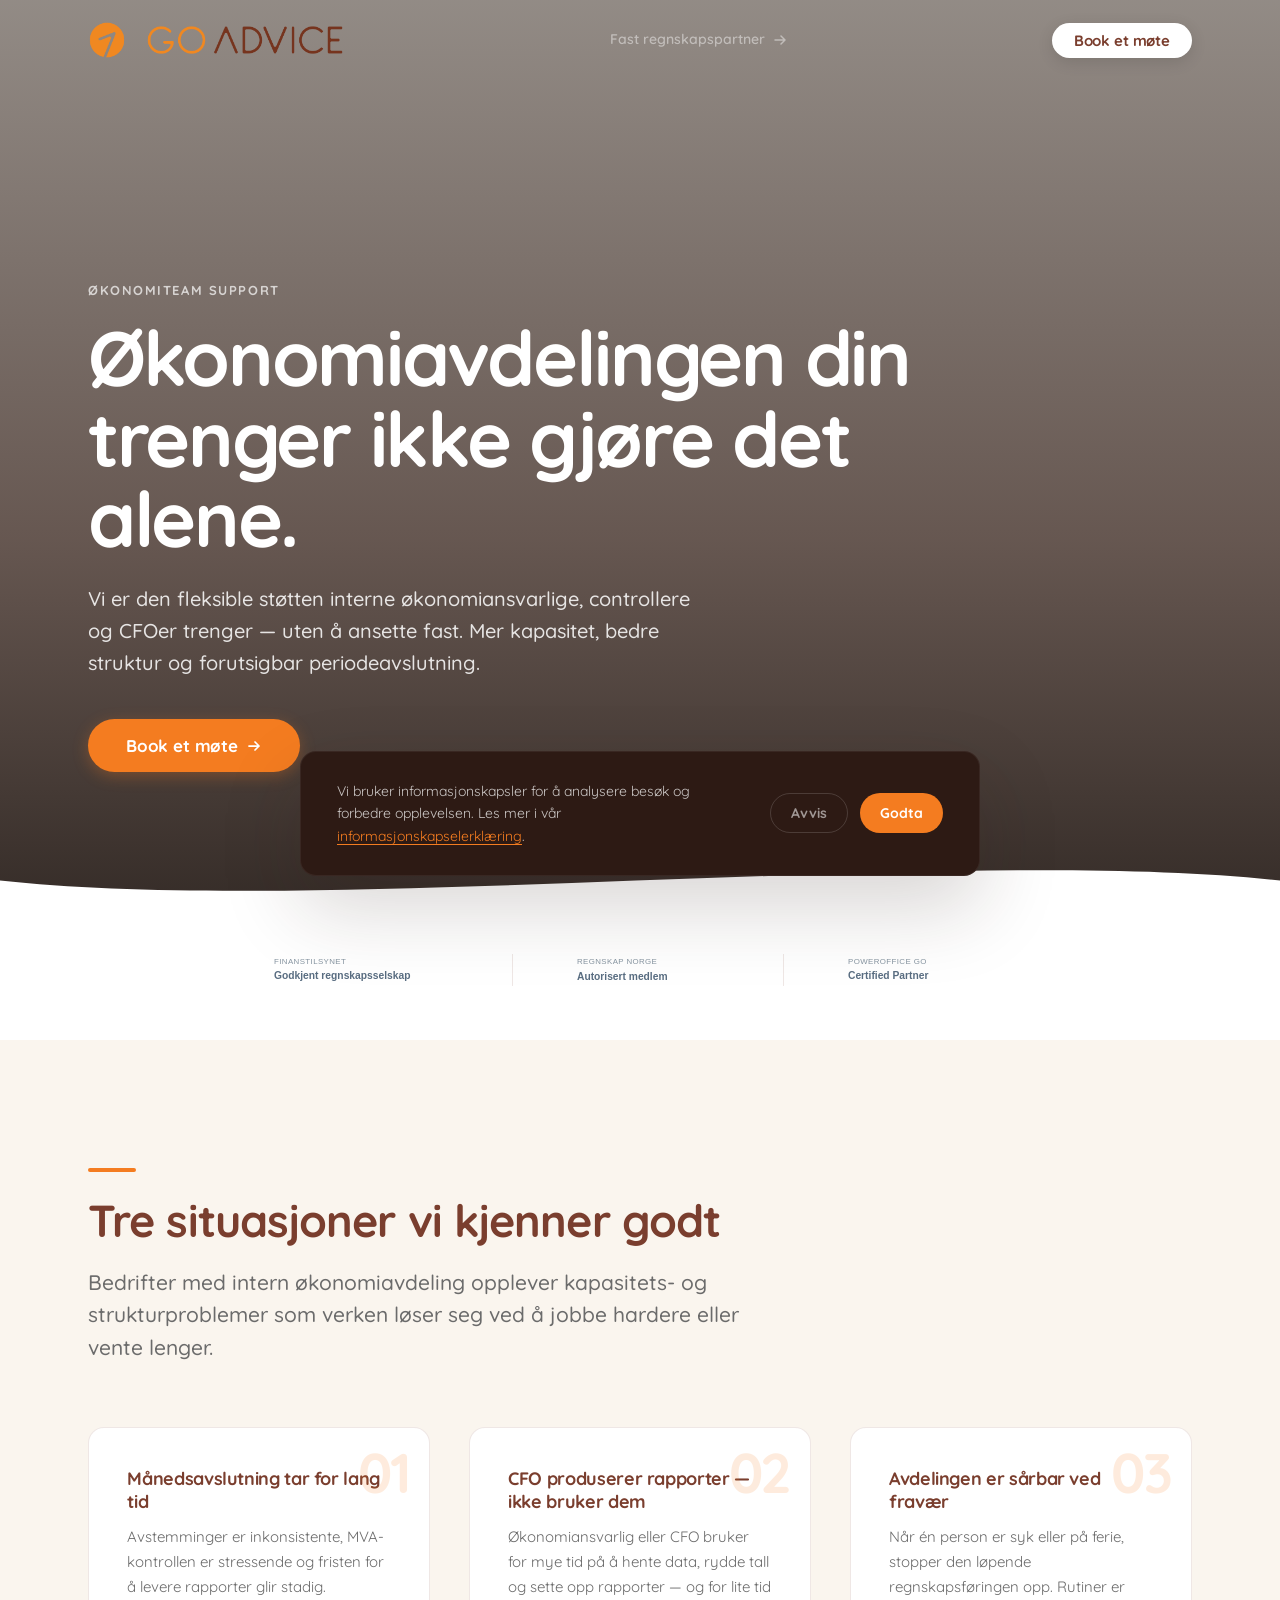
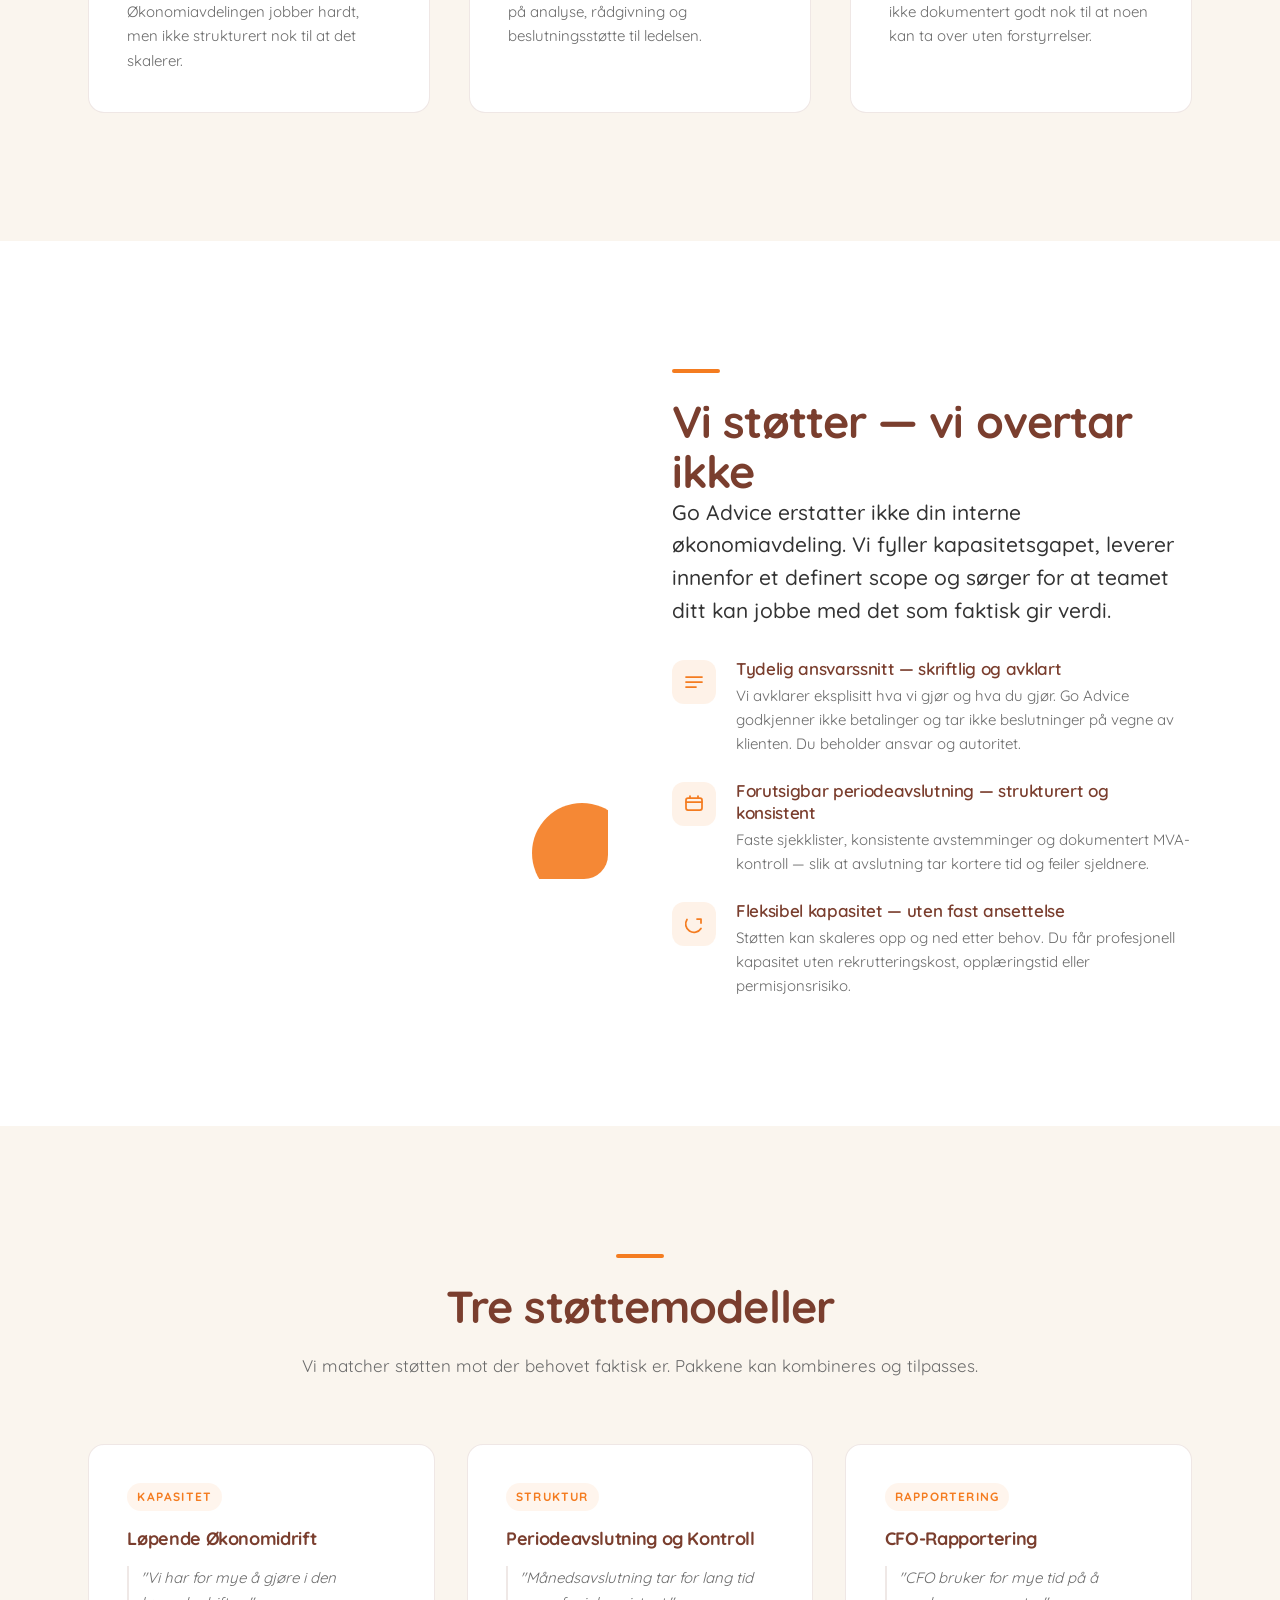
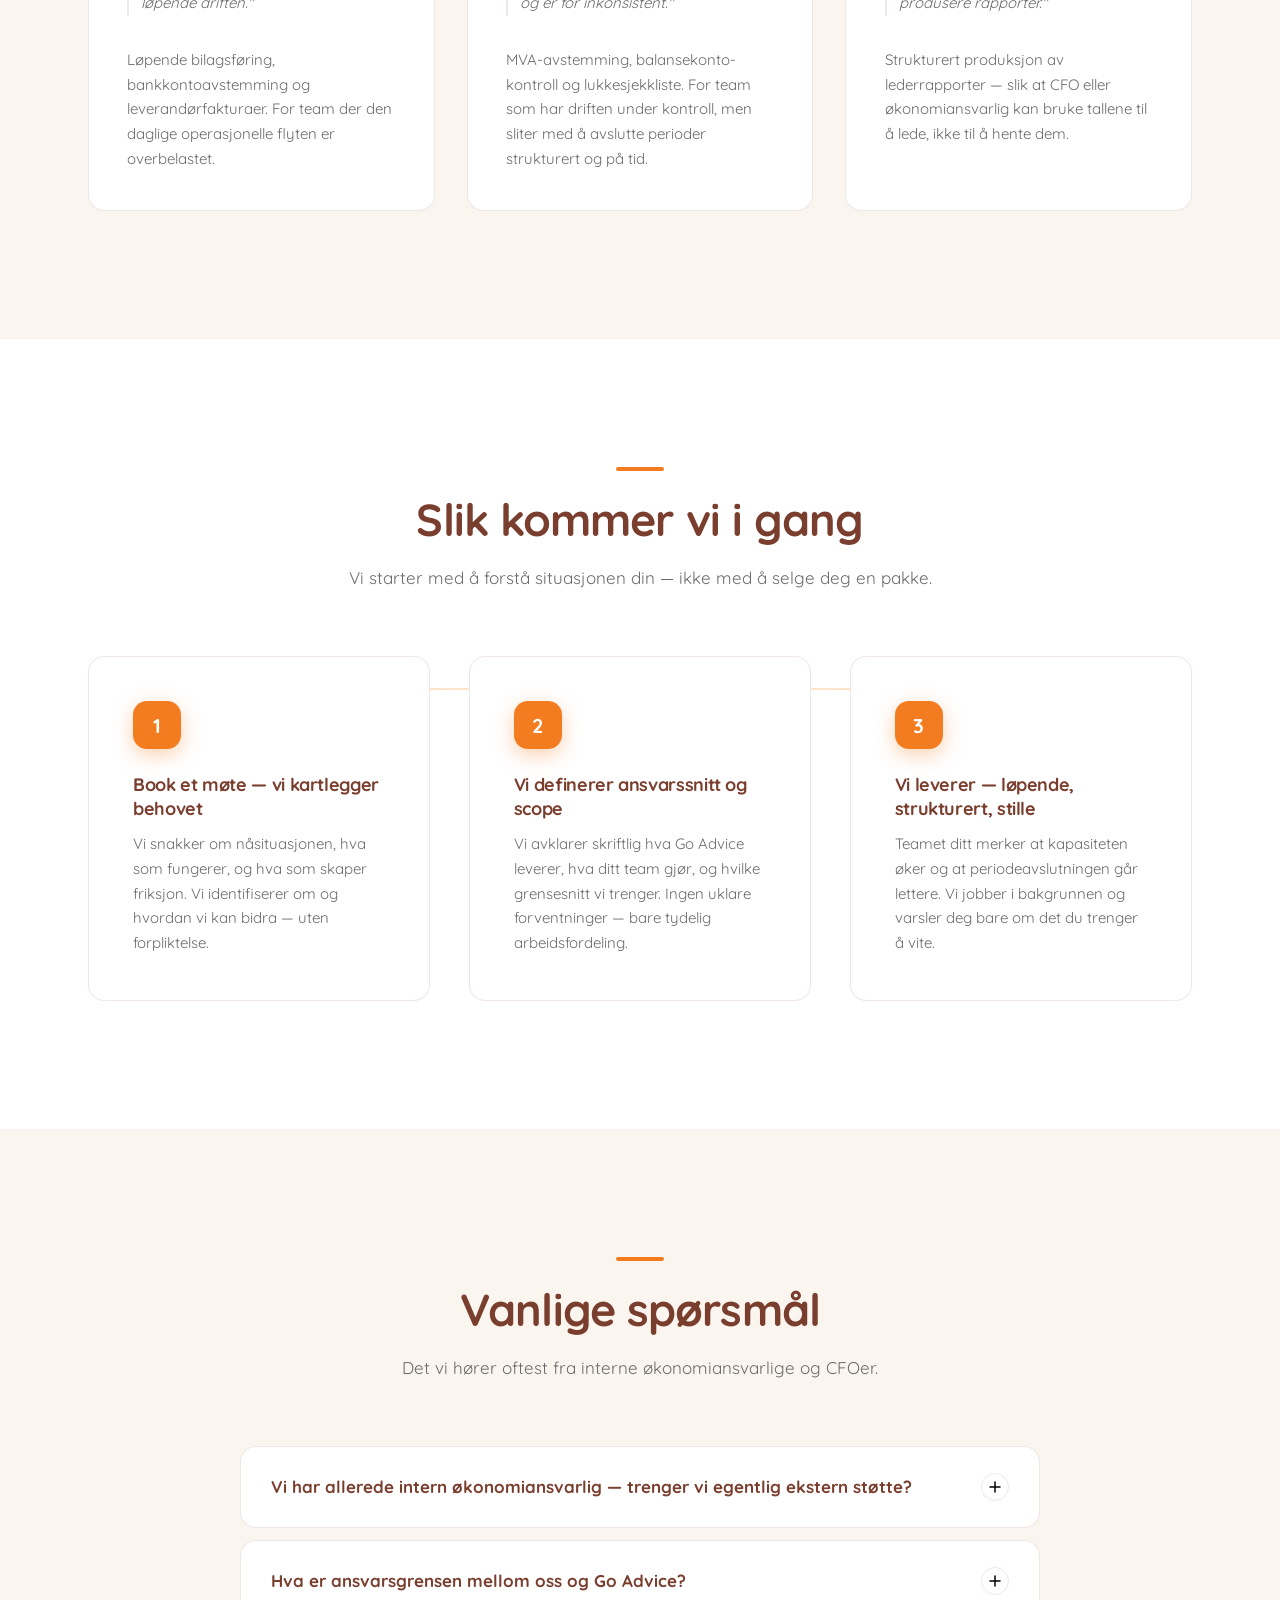
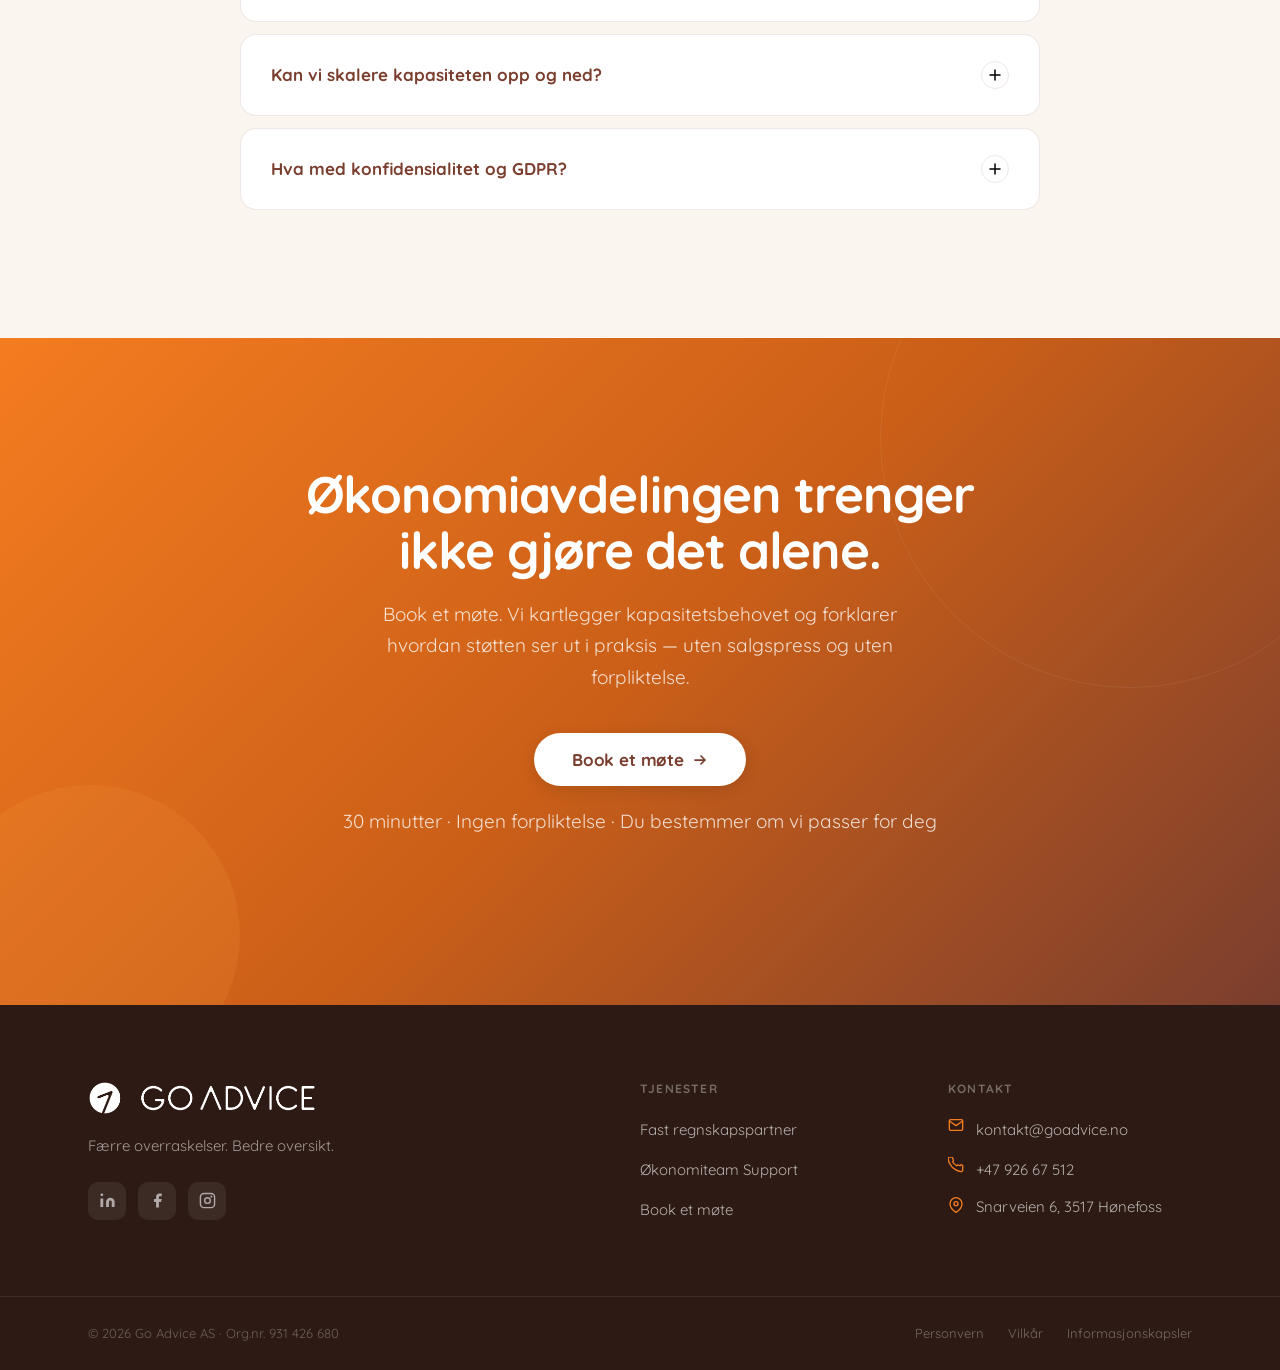
<file: okonomiteam-support.html>
<!DOCTYPE html>
<html lang="no">
<head>
  <meta charset="UTF-8" />
  <meta name="viewport" content="width=device-width, initial-scale=1.0" />
  <title>Støtte til intern økonomiavdeling | Go Advice AS</title>
  <meta name="description" content="Økonomiavdelingen trenger mer kapasitet? Go Advice AS gir intern økonomiavdeling strukturert støtte — løpende drift, periodeavslutning og CFO-rapportering. Ta kontakt for en uforpliktende prat." />
  <link rel="canonical" href="https://www.goadvice.no/okonomiteam-support" />

  <!-- Open Graph -->
  <meta property="og:title" content="Støtte til intern økonomiavdeling | Go Advice AS" />
  <meta property="og:description" content="Intern økonomiavdeling med kapasitetsproblemer? Go Advice AS leverer strukturert støtte — løpende drift, periodeavslutning og CFO-rapportering." />
  <meta property="og:type" content="website" />
  <meta property="og:url" content="https://www.goadvice.no/okonomiteam-support" />
  <meta property="og:locale" content="nb_NO" />

  <!-- Favicon -->
  <link rel="icon" type="image/png" sizes="32x32" href="assets/Logomark_Coloured.png" />
  <link rel="apple-touch-icon" href="assets/Logomark_Coloured.png" />

  <!-- Fonts -->
  <link rel="preconnect" href="https://fonts.googleapis.com" />
  <link rel="preconnect" href="https://fonts.gstatic.com" crossorigin />

  <!-- Styles -->
  <link rel="stylesheet" href="assets/style.css" />

  <!-- Structured Data -->
  <script type="application/ld+json">
  {
    "@context": "https://schema.org",
    "@type": "AccountingService",
    "name": "Go Advice AS",
    "url": "https://www.goadvice.no",
    "telephone": "+4792667512",
    "email": "kontakt@goadvice.no",
    "address": {
      "@type": "PostalAddress",
      "streetAddress": "Snarveien 6",
      "addressLocality": "Hønefoss",
      "postalCode": "3517",
      "addressCountry": "NO"
    },
    "areaServed": "NO",
    "knowsLanguage": "nb",
    "description": "Støtte til intern økonomiavdeling — løpende drift, periodeavslutning og CFO-rapportering."
  }
  </script>

  <style>
    .hero--os {
      background-image: url('https://images.unsplash.com/photo-1542744173-8e7e53415bb0?auto=format&fit=crop&w=1920&q=80');
    }
    .solution-img--os {
      background-image: url('https://images.unsplash.com/photo-1486312338219-ce68d2c6f44d?auto=format&fit=crop&w=900&q=80');
      background-size: cover;
      background-position: center;
      width: 100%; height: 100%;
    }

    /* Package cards — only used on this page */
    .packages__grid {
      display: grid;
      grid-template-columns: repeat(3, 1fr);
      gap: clamp(1.5rem, 3vw, 2rem);
      margin-top: clamp(3rem, 5vw, 4.5rem);
    }

    .package-card {
      background: var(--white);
      border-radius: var(--radius);
      padding: clamp(1.75rem, 3vw, 2.5rem);
      border: 1.5px solid var(--border);
      display: flex;
      flex-direction: column;
      gap: var(--space-4);
      transition: transform var(--dur-fast) var(--ease-out-expo),
                  box-shadow var(--dur-fast) var(--ease-out-expo),
                  border-color var(--dur-fast) var(--ease-out);
    }
    .package-card:hover {
      transform: translateY(-6px);
      box-shadow: var(--shadow-lg);
      border-color: rgba(244,124,32,0.2);
    }

    .package-card__tag {
      font-size: 0.75rem;
      font-weight: 700;
      letter-spacing: 0.1em;
      text-transform: uppercase;
      color: var(--orange);
      background: rgba(244,124,32,0.08);
      padding: 0.25rem 0.625rem;
      border-radius: 100px;
      display: inline-block;
      width: fit-content;
    }

    .package-card h3 {
      font-size: 1.125rem;
      color: var(--brown);
      margin-bottom: 0;
      line-height: 1.3;
    }

    .package-card__problem {
      font-size: 0.875rem;
      color: var(--grey-muted);
      font-style: italic;
      line-height: 1.5;
      border-left: 2px solid var(--border);
      padding-left: var(--space-3);
      max-width: none;
    }

    .package-card p {
      font-size: 0.9375rem;
      color: var(--grey-light);
      line-height: 1.65;
      max-width: none;
    }

    @media (max-width: 900px) {
      .packages__grid { grid-template-columns: 1fr; }
    }
  </style>
</head>
<body>

  <!-- ── Navigation ──────────────────────────────────────────────────── -->
  <nav id="site-nav" class="nav nav--transparent" aria-label="Hovednavigasjon">
    <div class="nav__inner">
      <a href="index.html" class="nav__logo" aria-label="Go Advice AS — gå til forsiden">
        <img src="assets/Logo_White.png" alt="Go Advice AS logo" class="logo-white" />
        <img src="assets/Logo_Coloured.png" alt="Go Advice AS logo" class="logo-coloured" />
      </a>
      <div class="nav__middle">
        <a href="fast-regnskapspartner.html" class="nav__secondary-link">
          Fast regnskapspartner
          <svg width="14" height="14" viewBox="0 0 14 14" fill="none" aria-hidden="true"><path d="M2 7h10M8 3l4 4-4 4" stroke="currentColor" stroke-width="1.5" stroke-linecap="round" stroke-linejoin="round"/></svg>
        </a>
      </div>
      <a href="booking.html" class="btn btn--white btn--sm">Book et møte</a>
    </div>
  </nav>

  <!-- ── Hero ────────────────────────────────────────────────────────── -->
  <section class="hero hero--photo hero--os" id="hero"
           aria-label="Innledning — Økonomiteam Support">
    <div class="hero__overlay" aria-hidden="true"></div>
    <div class="hero__content">
      <span class="eyebrow animate">Økonomiteam Support</span>
      <h1 class="hero__title animate">
        Økonomiavdelingen din trenger ikke gjøre det alene.
      </h1>
      <p class="hero__sub animate">
        Vi er den fleksible støtten interne økonomiansvarlige, controllere og CFOer trenger — uten å ansette fast. Mer kapasitet, bedre struktur og forutsigbar periodeavslutning.
      </p>
      <div class="hero__actions animate">
        <a href="booking.html" class="btn btn--primary btn--lg">
          Book et møte
          <svg width="16" height="16" viewBox="0 0 16 16" fill="none" aria-hidden="true"><path d="M3 8h10M9 4l4 4-4 4" stroke="currentColor" stroke-width="1.75" stroke-linecap="round" stroke-linejoin="round"/></svg>
        </a>
      </div>
    </div>
    <div class="hero__wave" aria-hidden="true">
      <svg viewBox="0 0 1440 64" xmlns="http://www.w3.org/2000/svg" preserveAspectRatio="none">
        <path d="M0,40 C360,80 1080,0 1440,40 L1440,64 L0,64 Z" fill="#ffffff"/>
      </svg>
    </div>
  </section>

  <!-- ── Trust Strip ──────────────────────────────────────────────────── -->
  <section class="trust-strip section--white" aria-label="Sertifiseringer og partnerskap">
    <div class="container">
      <div class="trust-strip__inner">
        <a href="https://www.finanstilsynet.no/virksomhetsregisteret/detalj/?id=232989"
           target="_blank" rel="noopener noreferrer"
           class="trust-strip__item"
           aria-label="Finanstilsynet — Godkjent regnskapsselskap (åpnes i ny fane)">
          <img src="assets/finanstilsynet-logo.svg" alt="Finanstilsynet — Godkjent regnskapsselskap" />
        </a>
        <div class="trust-strip__divider" aria-hidden="true"></div>
        <div class="trust-strip__item">
          <img src="assets/regnskap-norge-black-web.svg" alt="Regnskap Norge — Autorisert medlem" />
        </div>
        <div class="trust-strip__divider" aria-hidden="true"></div>
        <div class="trust-strip__item">
          <img src="assets/poweroffice-partner-mork.svg" alt="PowerOffice GO — Certified Partner" />
        </div>
      </div>
    </div>
  </section>

  <!-- ── Problem ──────────────────────────────────────────────────────── -->
  <section class="section section--cream" id="utfordringer"
           aria-labelledby="problem-heading">
    <div class="container">
      <div class="section__header">
        <div class="section-divider" aria-hidden="true"></div>
        <h2 id="problem-heading">Tre situasjoner vi kjenner godt</h2>
        <p class="lead">
          Bedrifter med intern økonomiavdeling opplever kapasitets- og strukturproblemer som verken løser seg ved å jobbe hardere eller vente lenger.
        </p>
      </div>

      <div class="problem__grid stagger">

        <div class="problem-item animate-scale">
          <span class="problem-item__number" aria-hidden="true">01</span>
          <h3>Månedsavslutning tar for lang tid</h3>
          <p>Avstemminger er inkonsistente, MVA-kontrollen er stressende og fristen for å levere rapporter glir stadig. Økonomiavdelingen jobber hardt, men ikke strukturert nok til at det skalerer.</p>
        </div>

        <div class="problem-item animate-scale">
          <span class="problem-item__number" aria-hidden="true">02</span>
          <h3>CFO produserer rapporter — ikke bruker dem</h3>
          <p>Økonomiansvarlig eller CFO bruker for mye tid på å hente data, rydde tall og sette opp rapporter — og for lite tid på analyse, rådgivning og beslutningsstøtte til ledelsen.</p>
        </div>

        <div class="problem-item animate-scale">
          <span class="problem-item__number" aria-hidden="true">03</span>
          <h3>Avdelingen er sårbar ved fravær</h3>
          <p>Når én person er syk eller på ferie, stopper den løpende regnskapsføringen opp. Rutiner er ikke dokumentert godt nok til at noen kan ta over uten forstyrrelser.</p>
        </div>

      </div>
    </div>
  </section>

  <!-- ── Solution / Packages ──────────────────────────────────────────── -->
  <section class="section section--white" id="loesning"
           aria-labelledby="solution-heading">
    <div class="container">
      <div class="solution__grid">

        <div class="solution__image animate-left" role="img" aria-label="Profesjonell kontorplass der økonomiavdeling arbeider med rapportering">
          <div class="solution-img--os"></div>
        </div>

        <div class="animate-right">
          <div class="section-divider" aria-hidden="true"></div>
          <h2 id="solution-heading">Vi støtter — vi overtar ikke</h2>
          <p class="lead" style="margin-bottom: 2rem;">
            Go Advice erstatter ikke din interne økonomiavdeling. Vi fyller kapasitetsgapet, leverer innenfor et definert scope og sørger for at teamet ditt kan jobbe med det som faktisk gir verdi.
          </p>

          <div class="solution__list">

            <div class="solution-item">
              <div class="solution-item__icon" aria-hidden="true">
                <svg viewBox="0 0 20 20" fill="none" stroke="currentColor" stroke-width="1.75" stroke-linecap="round" stroke-linejoin="round"><path d="M2 5h16M2 10h16M2 15h10"/></svg>
              </div>
              <div class="solution-item__text">
                <h4>Tydelig ansvarssnitt — skriftlig og avklart</h4>
                <p>Vi avklarer eksplisitt hva vi gjør og hva du gjør. Go Advice godkjenner ikke betalinger og tar ikke beslutninger på vegne av klienten. Du beholder ansvar og autoritet.</p>
              </div>
            </div>

            <div class="solution-item">
              <div class="solution-item__icon" aria-hidden="true">
                <svg viewBox="0 0 20 20" fill="none" stroke="currentColor" stroke-width="1.75" stroke-linecap="round" stroke-linejoin="round"><rect x="2" y="4" width="16" height="12" rx="2"/><path d="M6 4V2M14 4V2M2 8h16"/></svg>
              </div>
              <div class="solution-item__text">
                <h4>Forutsigbar periodeavslutning — strukturert og konsistent</h4>
                <p>Faste sjekklister, konsistente avstemminger og dokumentert MVA-kontroll — slik at avslutning tar kortere tid og feiler sjeldnere.</p>
              </div>
            </div>

            <div class="solution-item">
              <div class="solution-item__icon" aria-hidden="true">
                <svg viewBox="0 0 20 20" fill="none" stroke="currentColor" stroke-width="1.75" stroke-linecap="round" stroke-linejoin="round"><path d="M17 14.5A8 8 0 113 5.5"/><path d="M17 9V5h-4"/></svg>
              </div>
              <div class="solution-item__text">
                <h4>Fleksibel kapasitet — uten fast ansettelse</h4>
                <p>Støtten kan skaleres opp og ned etter behov. Du får profesjonell kapasitet uten rekrutteringskost, opplæringstid eller permisjonsrisiko.</p>
              </div>
            </div>

          </div>
        </div>

      </div>
    </div>
  </section>

  <!-- ── Packages ─────────────────────────────────────────────────────── -->
  <section class="section section--cream" id="pakker"
           aria-labelledby="packages-heading">
    <div class="container">
      <div class="section__header section__header--center">
        <div class="section-divider" style="margin: 0 auto 1.5rem;" aria-hidden="true"></div>
        <h2 id="packages-heading">Tre støttemodeller</h2>
        <p>Vi matcher støtten mot der behovet faktisk er. Pakkene kan kombineres og tilpasses.</p>
      </div>

      <div class="packages__grid stagger">

        <div class="package-card animate-scale">
          <span class="package-card__tag">Kapasitet</span>
          <h3>Løpende Økonomidrift</h3>
          <p class="package-card__problem">"Vi har for mye å gjøre i den løpende driften."</p>
          <p>Løpende bilagsføring, bankkontoavstemming og leverandørfakturaer. For team der den daglige operasjonelle flyten er overbelastet.</p>
        </div>

        <div class="package-card animate-scale">
          <span class="package-card__tag">Struktur</span>
          <h3>Periodeavslutning og Kontroll</h3>
          <p class="package-card__problem">"Månedsavslutning tar for lang tid og er for inkonsistent."</p>
          <p>MVA-avstemming, balansekonto-kontroll og lukkesjekkliste. For team som har driften under kontroll, men sliter med å avslutte perioder strukturert og på tid.</p>
        </div>

        <div class="package-card animate-scale">
          <span class="package-card__tag">Rapportering</span>
          <h3>CFO-Rapportering</h3>
          <p class="package-card__problem">"CFO bruker for mye tid på å produsere rapporter."</p>
          <p>Strukturert produksjon av lederrapporter — slik at CFO eller økonomiansvarlig kan bruke tallene til å lede, ikke til å hente dem.</p>
        </div>

      </div>
    </div>
  </section>

  <!-- ── How It Works ─────────────────────────────────────────────────── -->
  <section class="section section--white" id="slik-starter-vi"
           aria-labelledby="hiw-heading">
    <div class="container">
      <div class="section__header section__header--center">
        <div class="section-divider" style="margin: 0 auto 1.5rem;" aria-hidden="true"></div>
        <h2 id="hiw-heading">Slik kommer vi i gang</h2>
        <p>Vi starter med å forstå situasjonen din — ikke med å selge deg en pakke.</p>
      </div>

      <div class="how-it-works__grid stagger">

        <div class="step-card animate-scale">
          <div class="step-card__number" aria-hidden="true">1</div>
          <h3>Book et møte — vi kartlegger behovet</h3>
          <p>Vi snakker om nåsituasjonen, hva som fungerer, og hva som skaper friksjon. Vi identifiserer om og hvordan vi kan bidra — uten forpliktelse.</p>
        </div>

        <div class="step-card animate-scale">
          <div class="step-card__number" aria-hidden="true">2</div>
          <h3>Vi definerer ansvarssnitt og scope</h3>
          <p>Vi avklarer skriftlig hva Go Advice leverer, hva ditt team gjør, og hvilke grensesnitt vi trenger. Ingen uklare forventninger — bare tydelig arbeidsfordeling.</p>
        </div>

        <div class="step-card animate-scale">
          <div class="step-card__number" aria-hidden="true">3</div>
          <h3>Vi leverer — løpende, strukturert, stille</h3>
          <p>Teamet ditt merker at kapasiteten øker og at periodeavslutningen går lettere. Vi jobber i bakgrunnen og varsler deg bare om det du trenger å vite.</p>
        </div>

      </div>
    </div>
  </section>

  <!-- ── FAQ ──────────────────────────────────────────────────────────── -->
  <section class="section section--cream" id="faq"
           aria-labelledby="faq-heading">
    <div class="container">
      <div class="section__header section__header--center">
        <div class="section-divider" style="margin: 0 auto 1.5rem;" aria-hidden="true"></div>
        <h2 id="faq-heading">Vanlige spørsmål</h2>
        <p>Det vi hører oftest fra interne økonomiansvarlige og CFOer.</p>
      </div>

      <div class="faq__list" role="list">

        <div class="faq-item" role="listitem">
          <button class="faq-item__trigger" aria-expanded="false">
            <span class="faq-item__question">Vi har allerede intern økonomiansvarlig — trenger vi egentlig ekstern støtte?</span>
            <span class="faq-item__icon" aria-hidden="true">
              <svg width="12" height="12" viewBox="0 0 12 12" fill="none"><path d="M6 1v10M1 6h10" stroke="currentColor" stroke-width="1.5" stroke-linecap="round"/></svg>
            </span>
          </button>
          <div class="faq-item__body">
            <p class="faq-item__answer">
              Intern økonomiansvarlig og ekstern støtte er ikke enten-eller. Mange interne team bruker oss for å håndtere kapasitetstopper, sikre konsistente avstemminger, eller frigjøre økonomiansvarlig til analyse og lederstøtte fremfor produksjonsarbeid. Vi støtter — vi overtar ikke.
            </p>
          </div>
        </div>

        <div class="faq-item" role="listitem">
          <button class="faq-item__trigger" aria-expanded="false">
            <span class="faq-item__question">Hva er ansvarsgrensen mellom oss og Go Advice?</span>
            <span class="faq-item__icon" aria-hidden="true">
              <svg width="12" height="12" viewBox="0 0 12 12" fill="none"><path d="M6 1v10M1 6h10" stroke="currentColor" stroke-width="1.5" stroke-linecap="round"/></svg>
            </span>
          </button>
          <div class="faq-item__body">
            <p class="faq-item__answer">
              Ansvarsgrensen avklares skriftlig i avtalen. Du beholder fullt ansvar og autoritet — Go Advice produserer og strukturerer innenfor et definert scope. Vi godkjenner ikke betalinger og tar ikke finansielle beslutninger på vegne av klienten. Grensesnittet er alltid tydelig.
            </p>
          </div>
        </div>

        <div class="faq-item" role="listitem">
          <button class="faq-item__trigger" aria-expanded="false">
            <span class="faq-item__question">Kan vi skalere kapasiteten opp og ned?</span>
            <span class="faq-item__icon" aria-hidden="true">
              <svg width="12" height="12" viewBox="0 0 12 12" fill="none"><path d="M6 1v10M1 6h10" stroke="currentColor" stroke-width="1.5" stroke-linecap="round"/></svg>
            </span>
          </button>
          <div class="faq-item__body">
            <p class="faq-item__answer">
              Ja. Vi jobber på avtalt scope og kan justere kapasiteten etter behov — for eksempel ved årsoppgjørsperioder, vekst, eller midlertidig fravær i teamet. Det er nettopp denne fleksibiliteten som gjør ekstern støtte attraktivt fremfor fast ansettelse.
            </p>
          </div>
        </div>

        <div class="faq-item" role="listitem">
          <button class="faq-item__trigger" aria-expanded="false">
            <span class="faq-item__question">Hva med konfidensialitet og GDPR?</span>
            <span class="faq-item__icon" aria-hidden="true">
              <svg width="12" height="12" viewBox="0 0 12 12" fill="none"><path d="M6 1v10M1 6h10" stroke="currentColor" stroke-width="1.5" stroke-linecap="round"/></svg>
            </span>
          </button>
          <div class="faq-item__body">
            <p class="faq-item__answer">
              Vi opererer etter GDPR-regelverket og inngår databehandleravtale som del av samarbeidet. All informasjon behandles konfidensielt innenfor klare rammer. Go Advice er godkjent regnskapsselskap under tilsyn av Finanstilsynet.
            </p>
          </div>
        </div>

      </div>
    </div>
  </section>

  <!-- ── Final CTA ─────────────────────────────────────────────────────── -->
  <section class="final-cta" id="kontakt" aria-labelledby="cta-heading">
    <div class="container">
      <h2 id="cta-heading" class="animate">
        Økonomiavdelingen trenger ikke gjøre det alene.
      </h2>
      <p class="animate">
        Book et møte. Vi kartlegger kapasitetsbehovet og forklarer hvordan støtten ser ut i praksis — uten salgspress og uten forpliktelse.
      </p>
      <a href="booking.html" class="btn btn--white btn--lg animate">
        Book et møte
        <svg width="16" height="16" viewBox="0 0 16 16" fill="none" aria-hidden="true"><path d="M3 8h10M9 4l4 4-4 4" stroke="currentColor" stroke-width="1.75" stroke-linecap="round" stroke-linejoin="round"/></svg>
      </a>
      <p class="final-cta__reassurance animate">
        30 minutter · Ingen forpliktelse · Du bestemmer om vi passer for deg
      </p>
    </div>
  </section>

  <!-- ── Footer ───────────────────────────────────────────────────────── -->
  <footer class="footer" role="contentinfo">
    <div class="footer__main">
      <div class="container footer__inner">

        <div class="footer__brand">
          <img src="assets/Logo_White.png" alt="Go Advice AS logo" class="logo-white" />
          <p class="footer__tagline">Færre overraskelser. Bedre oversikt.</p>
          <div class="footer__social" aria-label="Sosiale medier">
            <a href="https://www.linkedin.com/company/goadviceas/" target="_blank" rel="noopener noreferrer" class="footer__social-link" aria-label="Go Advice AS på LinkedIn">
              <svg viewBox="0 0 24 24" fill="currentColor" aria-hidden="true"><path d="M16 8a6 6 0 016 6v7h-4v-7a2 2 0 00-2-2 2 2 0 00-2 2v7h-4v-7a6 6 0 016-6zM2 9h4v12H2z"/><circle cx="4" cy="4" r="2"/></svg>
            </a>
            <a href="https://www.facebook.com/goadviceas" target="_blank" rel="noopener noreferrer" class="footer__social-link" aria-label="Go Advice AS på Facebook">
              <svg viewBox="0 0 24 24" fill="currentColor" aria-hidden="true"><path d="M18 2h-3a5 5 0 00-5 5v3H7v4h3v8h4v-8h3l1-4h-4V7a1 1 0 011-1h3z"/></svg>
            </a>
            <a href="https://www.instagram.com/goadviceas" target="_blank" rel="noopener noreferrer" class="footer__social-link" aria-label="Go Advice AS på Instagram">
              <svg viewBox="0 0 24 24" fill="none" stroke="currentColor" stroke-width="2" stroke-linecap="round" stroke-linejoin="round" aria-hidden="true"><rect x="2" y="2" width="20" height="20" rx="5"/><circle cx="12" cy="12" r="4"/><circle cx="17.5" cy="6.5" r="0.5" fill="currentColor"/></svg>
            </a>
          </div>
        </div>

        <div class="footer__nav-col">
          <h4>Tjenester</h4>
          <ul>
            <li><a href="fast-regnskapspartner.html">Fast regnskapspartner</a></li>
            <li><a href="okonomiteam-support.html">Økonomiteam Support</a></li>
            <li><a href="booking.html">Book et møte</a></li>
          </ul>
        </div>

        <div class="footer__nav-col">
          <h4>Kontakt</h4>
          <div class="footer__contact-item">
            <svg viewBox="0 0 24 24" fill="none" stroke="currentColor" stroke-width="2" stroke-linecap="round" stroke-linejoin="round" aria-hidden="true"><path d="M4 4h16c1.1 0 2 .9 2 2v12c0 1.1-.9 2-2 2H4c-1.1 0-2-.9-2-2V6c0-1.1.9-2 2-2z"/><polyline points="22,6 12,13 2,6"/></svg>
            <a href="mailto:kontakt@goadvice.no"><span>kontakt@goadvice.no</span></a>
          </div>
          <div class="footer__contact-item">
            <svg viewBox="0 0 24 24" fill="none" stroke="currentColor" stroke-width="2" stroke-linecap="round" stroke-linejoin="round" aria-hidden="true"><path d="M22 16.92v3a2 2 0 01-2.18 2 19.79 19.79 0 01-8.63-3.07A19.5 19.5 0 013.07 10.8 19.79 19.79 0 01.22 2.18 2 2 0 012.18 0h3a2 2 0 012 1.72 12.84 12.84 0 00.7 2.81 2 2 0 01-.45 2.11L6.91 7.1a16 16 0 006 6l.46-.46a2 2 0 012.11-.45 12.84 12.84 0 002.81.7A2 2 0 0122 14.92z"/></svg>
            <a href="tel:+4792667512"><span>+47 926 67 512</span></a>
          </div>
          <div class="footer__contact-item">
            <svg viewBox="0 0 24 24" fill="none" stroke="currentColor" stroke-width="2" stroke-linecap="round" stroke-linejoin="round" aria-hidden="true"><path d="M21 10c0 7-9 13-9 13s-9-6-9-13a9 9 0 0118 0z"/><circle cx="12" cy="10" r="3"/></svg>
            <span>Snarveien 6, 3517 Hønefoss</span>
          </div>
        </div>

      </div>
    </div>

    <hr class="footer__divider" />

    <div class="footer__legal">
      <div class="container footer__legal-inner">
        <p>© 2026 Go Advice AS · Org.nr. 931 426 680</p>
        <div class="footer__legal-links">
          <a href="personvern.html">Personvern</a>
          <a href="vilkar.html">Vilkår</a>
          <a href="informasjonskapsler.html">Informasjonskapsler</a>
        </div>
      </div>
    </div>
  </footer>

  <!-- ── Cookie Banner ─────────────────────────────────────────────────── -->
  <div id="cookie-banner" class="cookie-banner" role="dialog" aria-labelledby="cookie-banner-title" aria-live="polite">
    <div class="cookie-banner__text">
      <p id="cookie-banner-title">
        Vi bruker informasjonskapsler for å analysere besøk og forbedre opplevelsen.
        Les mer i vår <a href="informasjonskapsler.html">informasjonskapselerklæring</a>.
      </p>
    </div>
    <div class="cookie-banner__actions">
      <button class="cookie-btn cookie-btn--decline" data-cookie-decline type="button">Avvis</button>
      <button class="cookie-btn cookie-btn--accept" data-cookie-accept type="button">Godta</button>
    </div>
  </div>

  <script src="assets/main.js"></script>
</body>
</html>
</file>
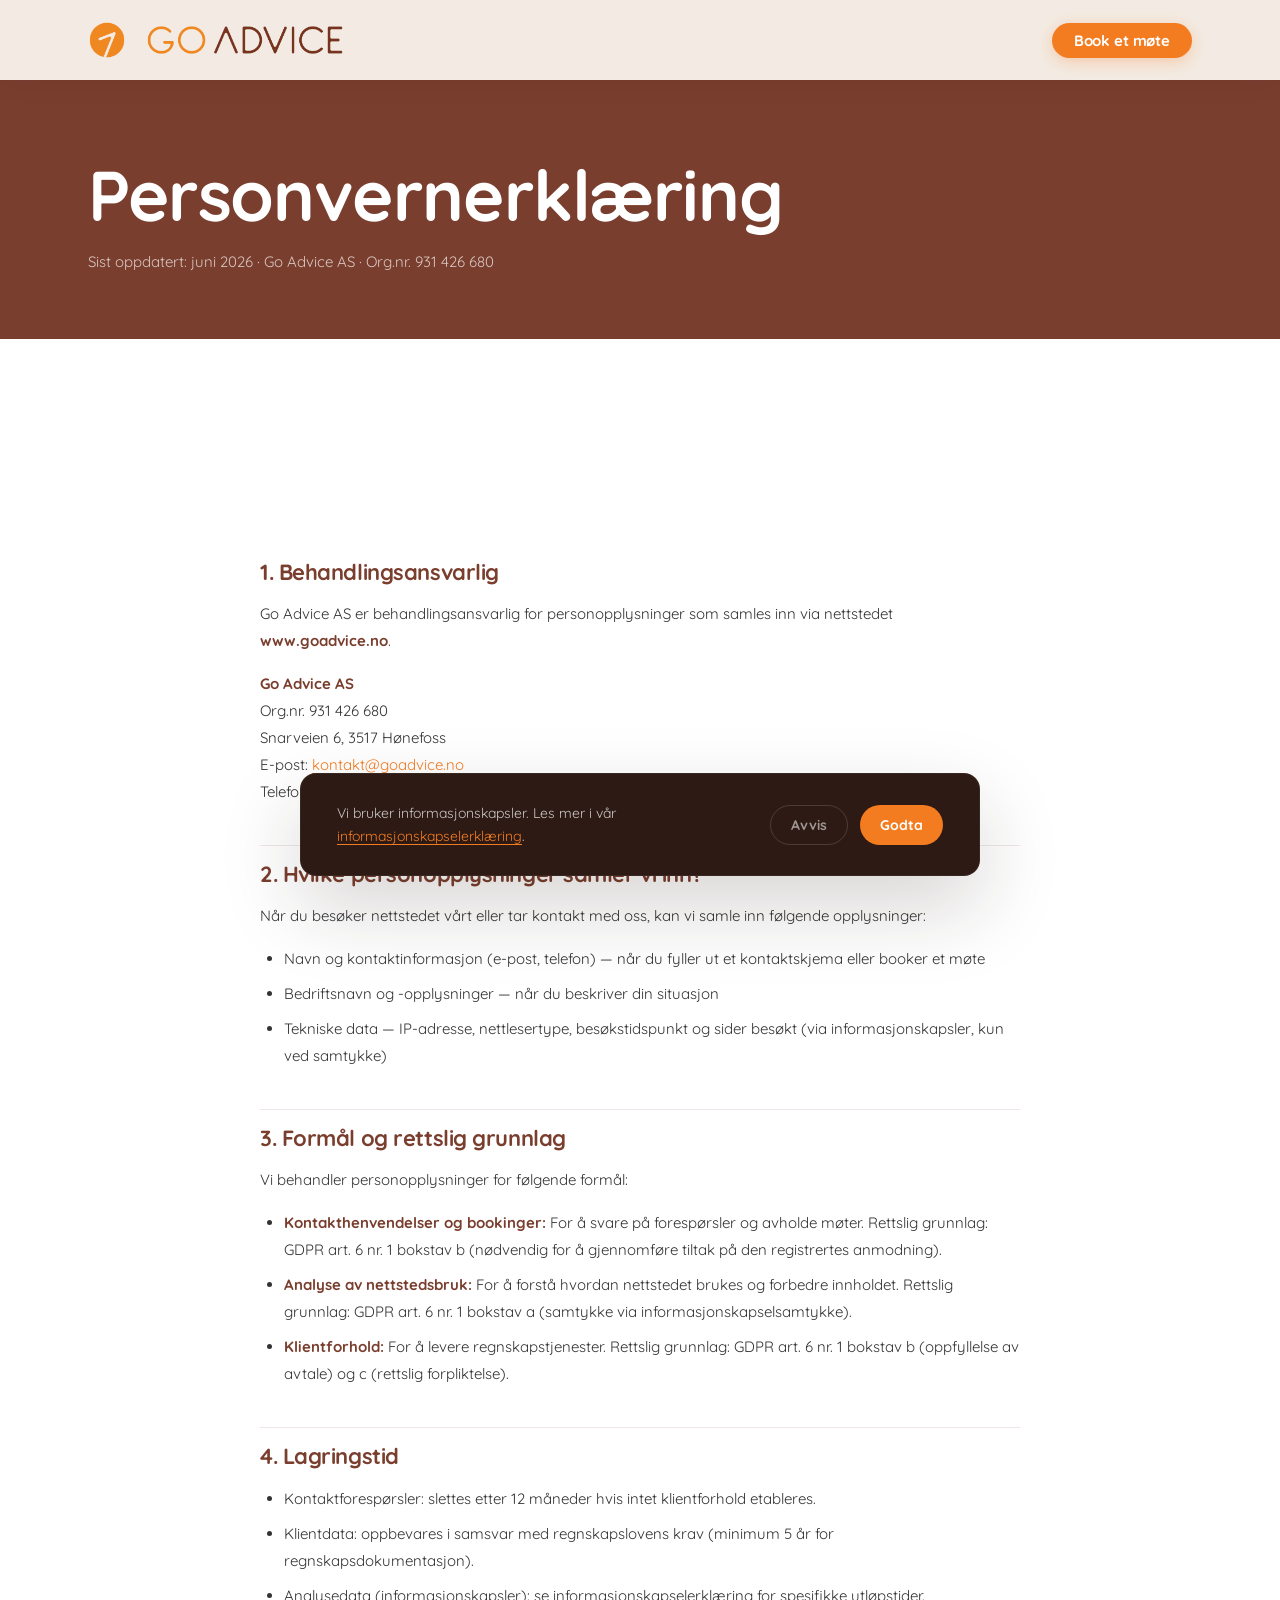
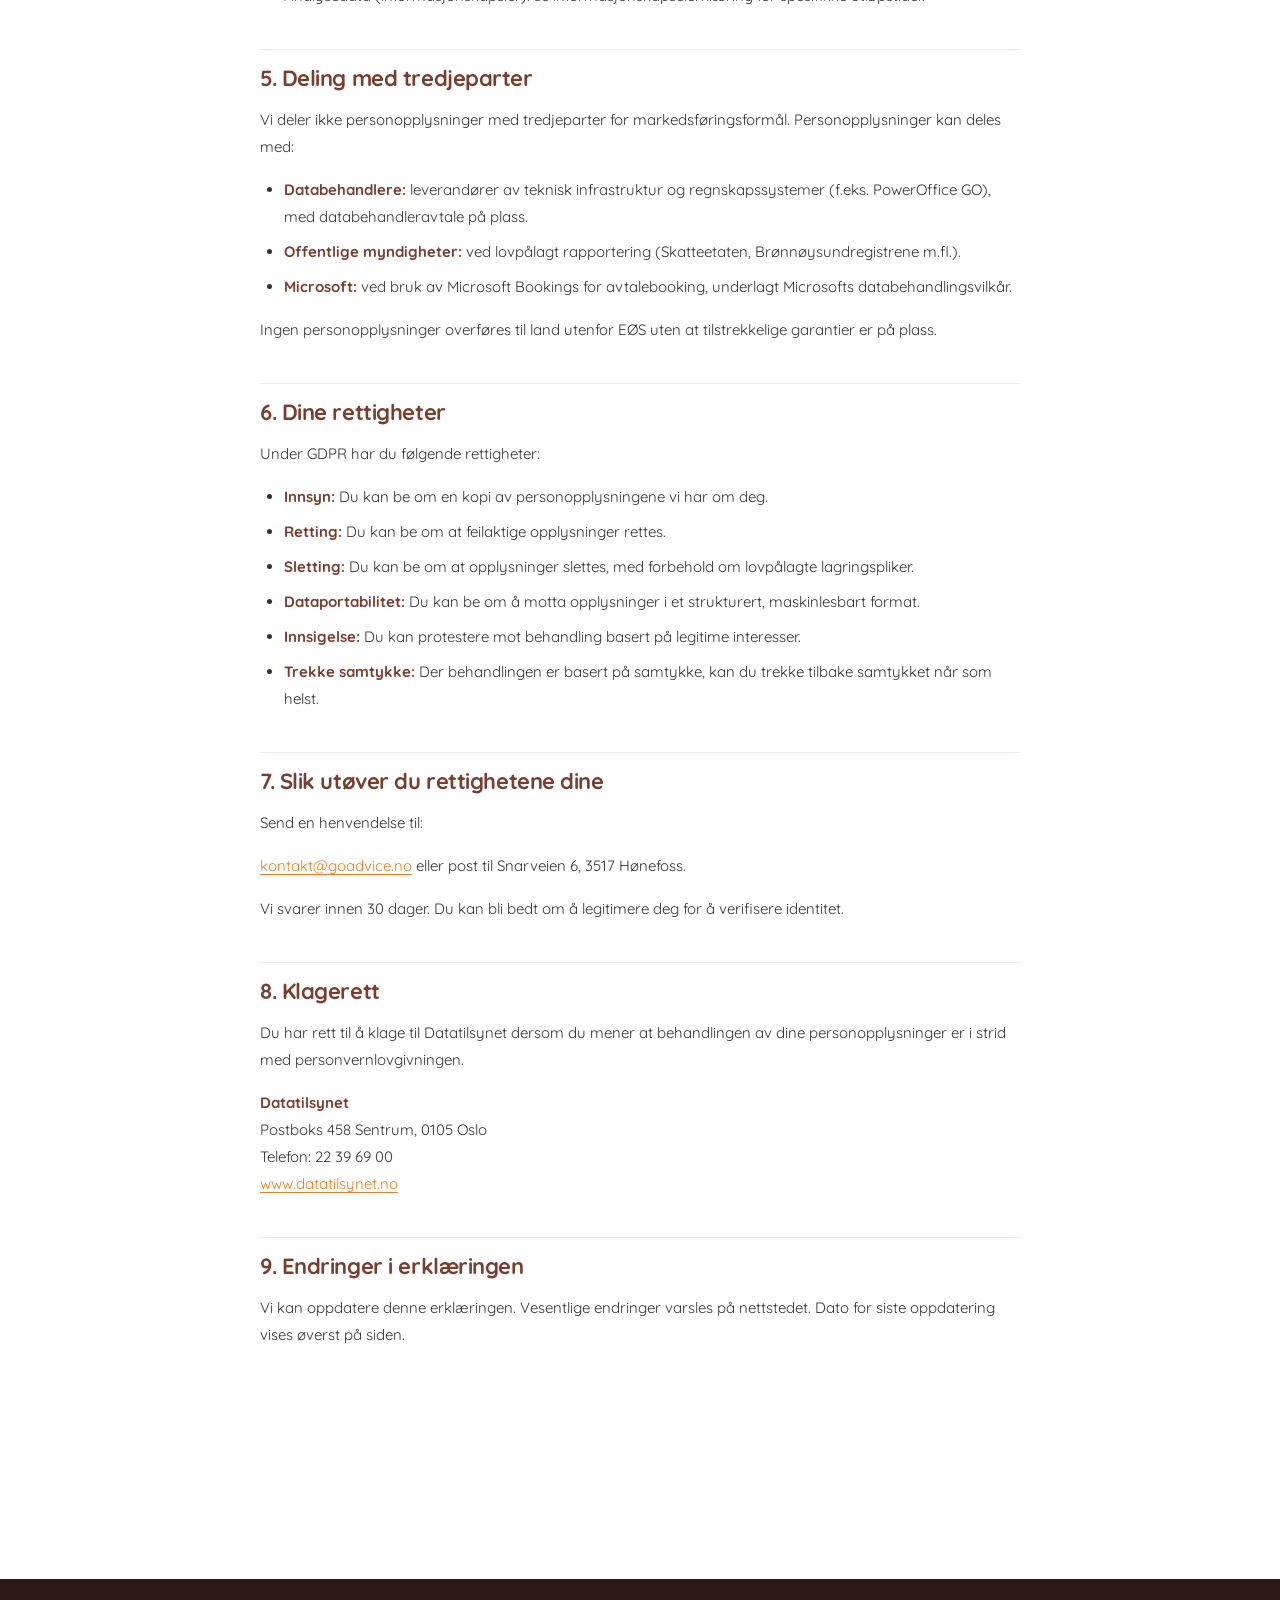
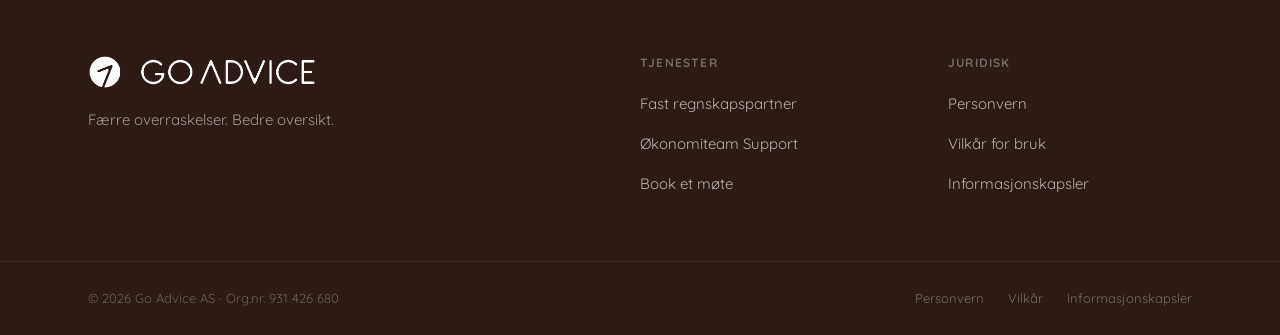
<file: personvern.html>
<!DOCTYPE html>
<html lang="no">
<head>
  <meta charset="UTF-8" />
  <meta name="viewport" content="width=device-width, initial-scale=1.0" />
  <title>Personvernerklæring | Go Advice AS</title>
  <meta name="description" content="Personvernerklæring for Go Advice AS — hvordan vi behandler personopplysninger, dine rettigheter og hvordan du kan ta kontakt." />
  <link rel="canonical" href="https://www.goadvice.no/personvern" />
  <link rel="icon" type="image/png" sizes="32x32" href="assets/Logomark_Coloured.png" />
  <link rel="preconnect" href="https://fonts.googleapis.com" />
  <link rel="preconnect" href="https://fonts.gstatic.com" crossorigin />
  <link rel="stylesheet" href="assets/style.css" />
</head>
<body>

  <nav id="site-nav" class="nav nav--scrolled" aria-label="Hovednavigasjon">
    <div class="nav__inner">
      <a href="index.html" class="nav__logo" aria-label="Go Advice AS — gå til forsiden">
        <img src="assets/Logo_Coloured.png" alt="Go Advice AS logo" class="logo-coloured" />
        <img src="assets/Logo_White.png" alt="" class="logo-white" aria-hidden="true" />
      </a>
      <a href="booking.html" class="btn btn--primary btn--sm">Book et møte</a>
    </div>
  </nav>

  <div class="policy-hero" style="padding-top: calc(80px + clamp(3rem, 6vw, 5rem));">
    <div class="container">
      <h1>Personvernerklæring</h1>
      <p>Sist oppdatert: juni 2026 · Go Advice AS · Org.nr. 931 426 680</p>
    </div>
  </div>

  <div class="section section--white">
    <div class="container">
      <div class="policy-content">

        <h2>1. Behandlingsansvarlig</h2>
        <p>Go Advice AS er behandlingsansvarlig for personopplysninger som samles inn via nettstedet <strong>www.goadvice.no</strong>.</p>
        <p><strong>Go Advice AS</strong><br />
        Org.nr. 931 426 680<br />
        Snarveien 6, 3517 Hønefoss<br />
        E-post: <a href="mailto:kontakt@goadvice.no">kontakt@goadvice.no</a><br />
        Telefon: <a href="tel:+4792667512">+47 926 67 512</a></p>

        <h2>2. Hvilke personopplysninger samler vi inn?</h2>
        <p>Når du besøker nettstedet vårt eller tar kontakt med oss, kan vi samle inn følgende opplysninger:</p>
        <ul>
          <li>Navn og kontaktinformasjon (e-post, telefon) — når du fyller ut et kontaktskjema eller booker et møte</li>
          <li>Bedriftsnavn og -opplysninger — når du beskriver din situasjon</li>
          <li>Tekniske data — IP-adresse, nettlesertype, besøkstidspunkt og sider besøkt (via informasjonskapsler, kun ved samtykke)</li>
        </ul>

        <h2>3. Formål og rettslig grunnlag</h2>
        <p>Vi behandler personopplysninger for følgende formål:</p>
        <ul>
          <li><strong>Kontakthenvendelser og bookinger:</strong> For å svare på forespørsler og avholde møter. Rettslig grunnlag: GDPR art. 6 nr. 1 bokstav b (nødvendig for å gjennomføre tiltak på den registrertes anmodning).</li>
          <li><strong>Analyse av nettstedsbruk:</strong> For å forstå hvordan nettstedet brukes og forbedre innholdet. Rettslig grunnlag: GDPR art. 6 nr. 1 bokstav a (samtykke via informasjonskapselsamtykke).</li>
          <li><strong>Klientforhold:</strong> For å levere regnskapstjenester. Rettslig grunnlag: GDPR art. 6 nr. 1 bokstav b (oppfyllelse av avtale) og c (rettslig forpliktelse).</li>
        </ul>

        <h2>4. Lagringstid</h2>
        <ul>
          <li>Kontaktforespørsler: slettes etter 12 måneder hvis intet klientforhold etableres.</li>
          <li>Klientdata: oppbevares i samsvar med regnskapslovens krav (minimum 5 år for regnskapsdokumentasjon).</li>
          <li>Analysedata (informasjonskapsler): se informasjonskapselerklæring for spesifikke utløpstider.</li>
        </ul>

        <h2>5. Deling med tredjeparter</h2>
        <p>Vi deler ikke personopplysninger med tredjeparter for markedsføringsformål. Personopplysninger kan deles med:</p>
        <ul>
          <li><strong>Databehandlere:</strong> leverandører av teknisk infrastruktur og regnskapssystemer (f.eks. PowerOffice GO), med databehandleravtale på plass.</li>
          <li><strong>Offentlige myndigheter:</strong> ved lovpålagt rapportering (Skatteetaten, Brønnøysundregistrene m.fl.).</li>
          <li><strong>Microsoft:</strong> ved bruk av Microsoft Bookings for avtalebooking, underlagt Microsofts databehandlingsvilkår.</li>
        </ul>
        <p>Ingen personopplysninger overføres til land utenfor EØS uten at tilstrekkelige garantier er på plass.</p>

        <h2>6. Dine rettigheter</h2>
        <p>Under GDPR har du følgende rettigheter:</p>
        <ul>
          <li><strong>Innsyn:</strong> Du kan be om en kopi av personopplysningene vi har om deg.</li>
          <li><strong>Retting:</strong> Du kan be om at feilaktige opplysninger rettes.</li>
          <li><strong>Sletting:</strong> Du kan be om at opplysninger slettes, med forbehold om lovpålagte lagringspliker.</li>
          <li><strong>Dataportabilitet:</strong> Du kan be om å motta opplysninger i et strukturert, maskinlesbart format.</li>
          <li><strong>Innsigelse:</strong> Du kan protestere mot behandling basert på legitime interesser.</li>
          <li><strong>Trekke samtykke:</strong> Der behandlingen er basert på samtykke, kan du trekke tilbake samtykket når som helst.</li>
        </ul>

        <h2>7. Slik utøver du rettighetene dine</h2>
        <p>Send en henvendelse til:</p>
        <p><a href="mailto:kontakt@goadvice.no">kontakt@goadvice.no</a> eller post til Snarveien 6, 3517 Hønefoss.</p>
        <p>Vi svarer innen 30 dager. Du kan bli bedt om å legitimere deg for å verifisere identitet.</p>

        <h2>8. Klagerett</h2>
        <p>Du har rett til å klage til Datatilsynet dersom du mener at behandlingen av dine personopplysninger er i strid med personvernlovgivningen.</p>
        <p><strong>Datatilsynet</strong><br />
        Postboks 458 Sentrum, 0105 Oslo<br />
        Telefon: 22 39 69 00<br />
        <a href="https://www.datatilsynet.no" target="_blank" rel="noopener noreferrer">www.datatilsynet.no</a></p>

        <h2>9. Endringer i erklæringen</h2>
        <p>Vi kan oppdatere denne erklæringen. Vesentlige endringer varsles på nettstedet. Dato for siste oppdatering vises øverst på siden.</p>

      </div>
    </div>
  </div>

  <footer class="footer" role="contentinfo">
    <div class="footer__main">
      <div class="container footer__inner">
        <div class="footer__brand">
          <img src="assets/Logo_White.png" alt="Go Advice AS logo" class="logo-white" />
          <p class="footer__tagline">Færre overraskelser. Bedre oversikt.</p>
        </div>
        <div class="footer__nav-col">
          <h4>Tjenester</h4>
          <ul>
            <li><a href="fast-regnskapspartner.html">Fast regnskapspartner</a></li>
            <li><a href="okonomiteam-support.html">Økonomiteam Support</a></li>
            <li><a href="booking.html">Book et møte</a></li>
          </ul>
        </div>
        <div class="footer__nav-col">
          <h4>Juridisk</h4>
          <ul>
            <li><a href="personvern.html">Personvern</a></li>
            <li><a href="vilkar.html">Vilkår for bruk</a></li>
            <li><a href="informasjonskapsler.html">Informasjonskapsler</a></li>
          </ul>
        </div>
      </div>
    </div>
    <hr class="footer__divider" />
    <div class="footer__legal">
      <div class="container footer__legal-inner">
        <p>© 2026 Go Advice AS · Org.nr. 931 426 680</p>
        <div class="footer__legal-links">
          <a href="personvern.html">Personvern</a>
          <a href="vilkar.html">Vilkår</a>
          <a href="informasjonskapsler.html">Informasjonskapsler</a>
        </div>
      </div>
    </div>
  </footer>

  <div id="cookie-banner" class="cookie-banner" role="dialog" aria-live="polite">
    <div class="cookie-banner__text">
      <p>Vi bruker informasjonskapsler. Les mer i vår <a href="informasjonskapsler.html">informasjonskapselerklæring</a>.</p>
    </div>
    <div class="cookie-banner__actions">
      <button class="cookie-btn cookie-btn--decline" data-cookie-decline type="button">Avvis</button>
      <button class="cookie-btn cookie-btn--accept" data-cookie-accept type="button">Godta</button>
    </div>
  </div>

  <script src="assets/main.js"></script>
</body>
</html>
</file>
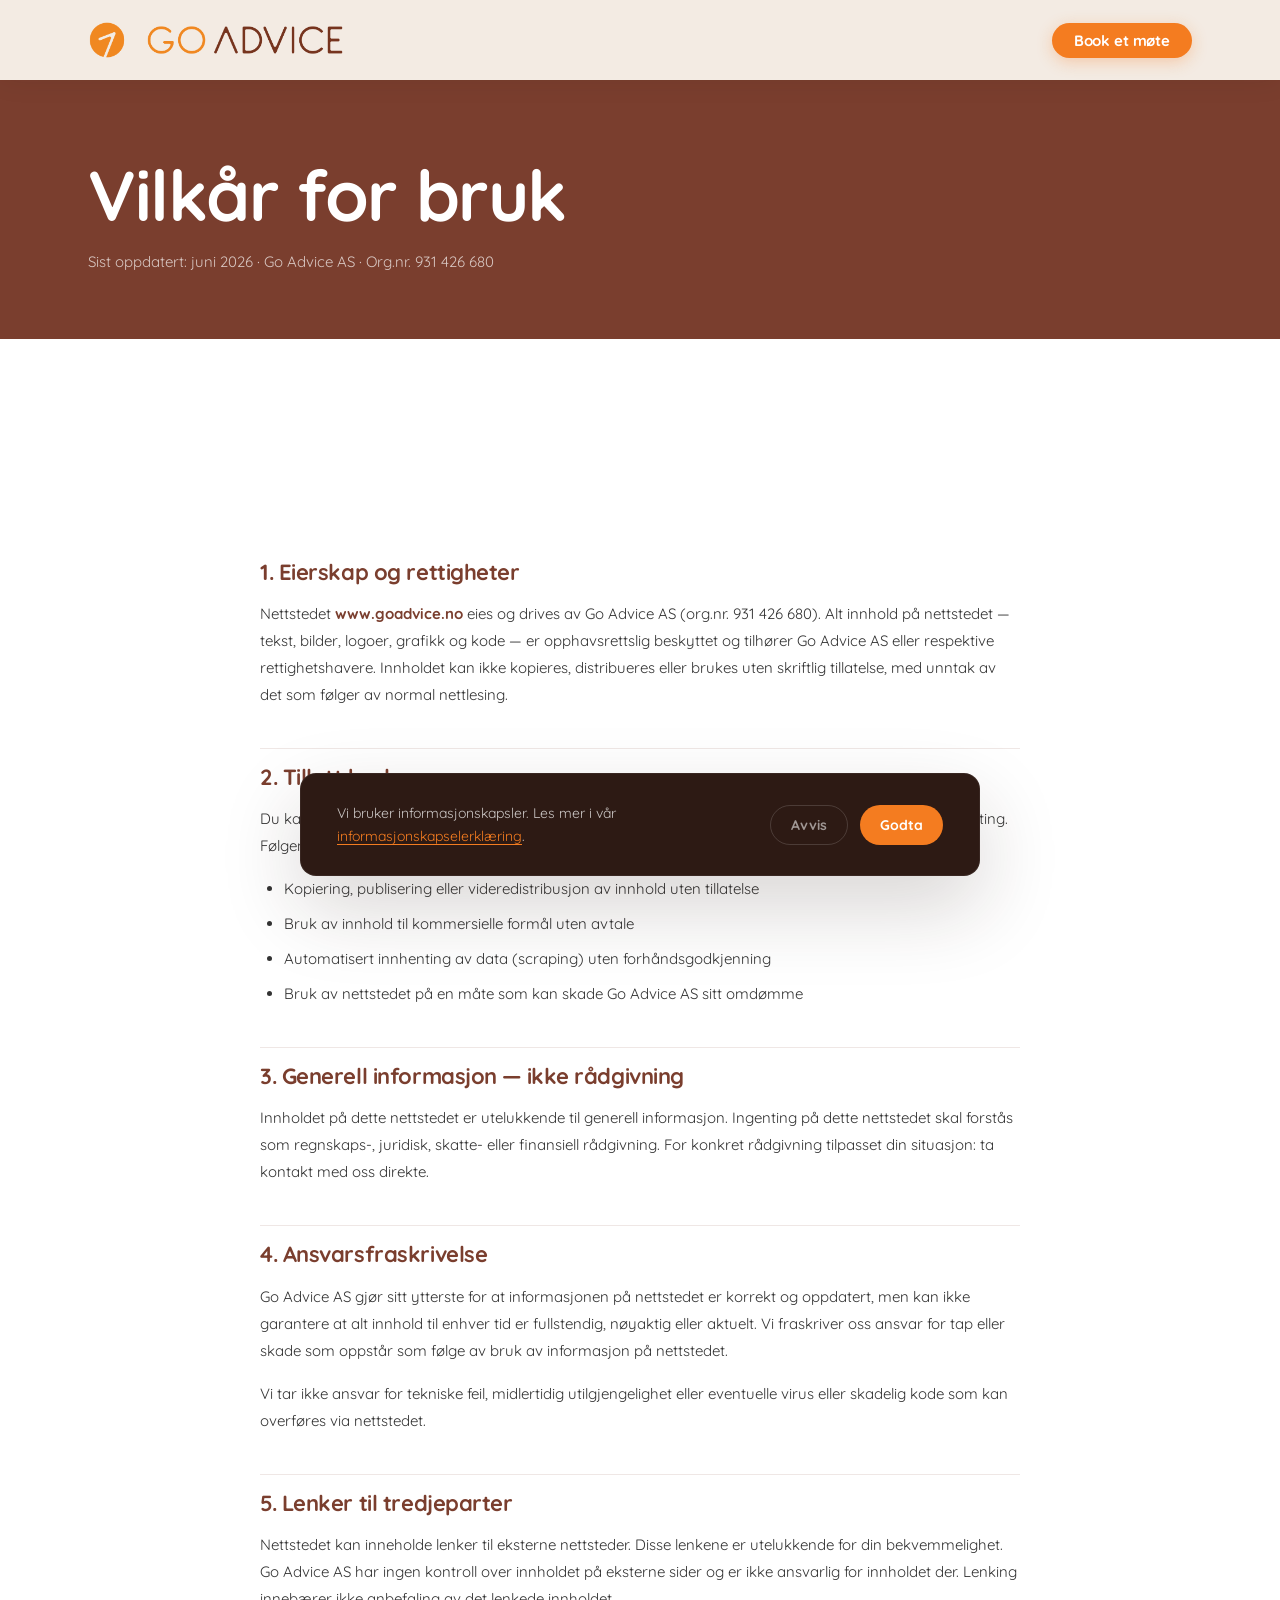
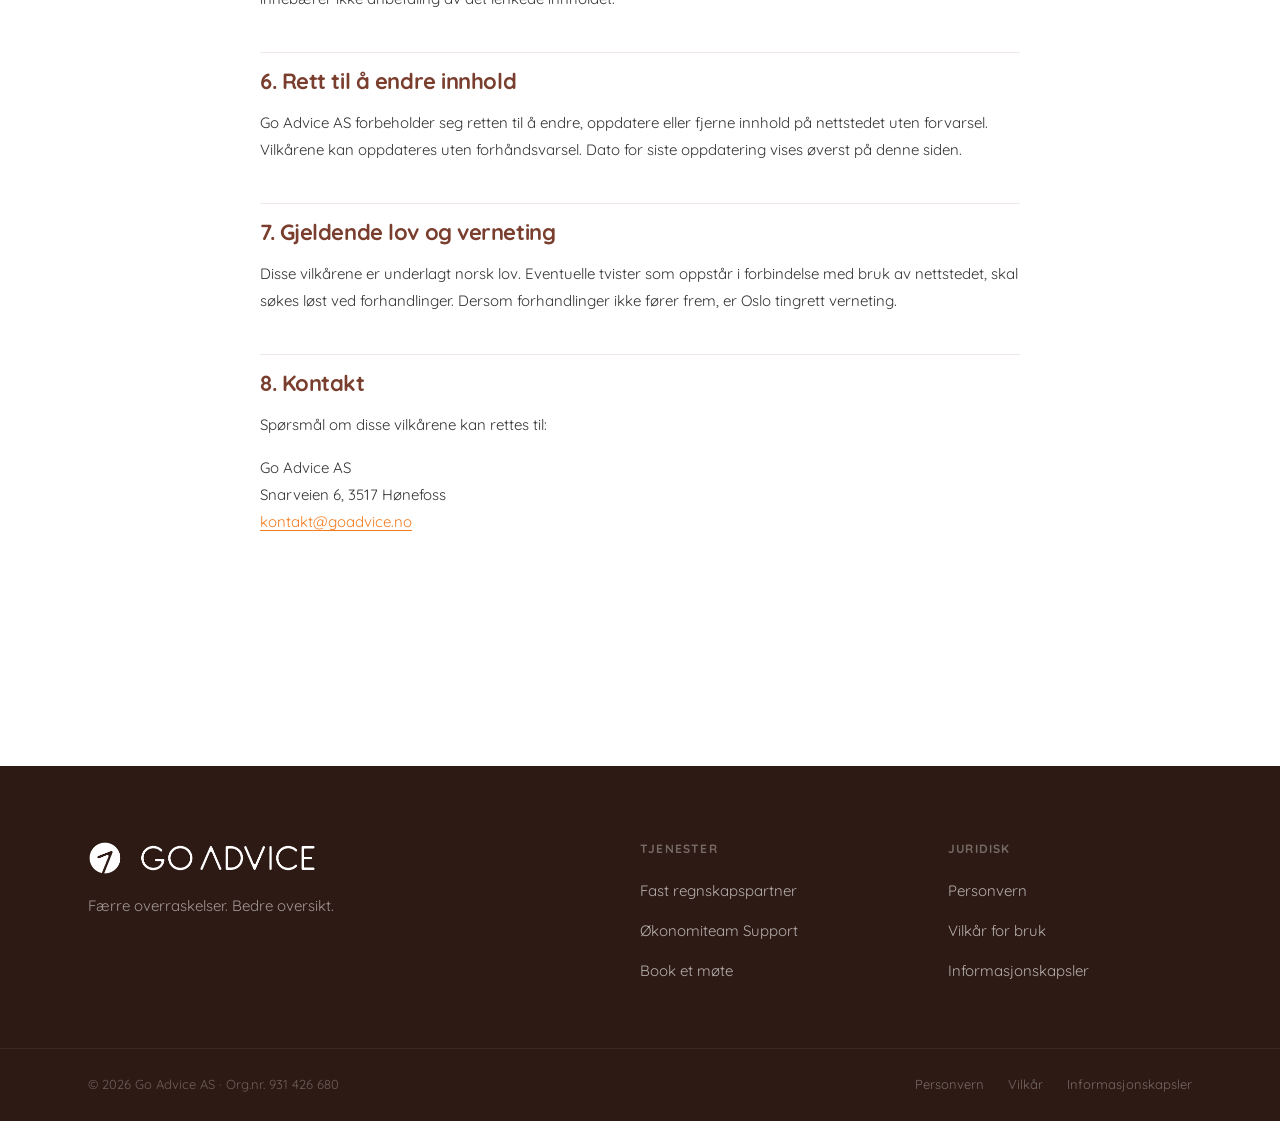
<file: vilkar.html>
<!DOCTYPE html>
<html lang="no">
<head>
  <meta charset="UTF-8" />
  <meta name="viewport" content="width=device-width, initial-scale=1.0" />
  <title>Vilkår for bruk | Go Advice AS</title>
  <meta name="description" content="Vilkår for bruk av nettstedet www.goadvice.no — eierskap, tillatt bruk, ansvarsfraskrivelse og gjeldende lov." />
  <link rel="canonical" href="https://www.goadvice.no/vilkar" />
  <link rel="icon" type="image/png" sizes="32x32" href="assets/Logomark_Coloured.png" />
  <link rel="preconnect" href="https://fonts.googleapis.com" />
  <link rel="preconnect" href="https://fonts.gstatic.com" crossorigin />
  <link rel="stylesheet" href="assets/style.css" />
</head>
<body>

  <nav id="site-nav" class="nav nav--scrolled" aria-label="Hovednavigasjon">
    <div class="nav__inner">
      <a href="index.html" class="nav__logo" aria-label="Go Advice AS — gå til forsiden">
        <img src="assets/Logo_Coloured.png" alt="Go Advice AS logo" class="logo-coloured" />
        <img src="assets/Logo_White.png" alt="" class="logo-white" aria-hidden="true" />
      </a>
      <a href="booking.html" class="btn btn--primary btn--sm">Book et møte</a>
    </div>
  </nav>

  <div class="policy-hero" style="padding-top: calc(80px + clamp(3rem, 6vw, 5rem));">
    <div class="container">
      <h1>Vilkår for bruk</h1>
      <p>Sist oppdatert: juni 2026 · Go Advice AS · Org.nr. 931 426 680</p>
    </div>
  </div>

  <div class="section section--white">
    <div class="container">
      <div class="policy-content">

        <h2>1. Eierskap og rettigheter</h2>
        <p>Nettstedet <strong>www.goadvice.no</strong> eies og drives av Go Advice AS (org.nr. 931 426 680). Alt innhold på nettstedet — tekst, bilder, logoer, grafikk og kode — er opphavsrettslig beskyttet og tilhører Go Advice AS eller respektive rettighetshavere. Innholdet kan ikke kopieres, distribueres eller brukes uten skriftlig tillatelse, med unntak av det som følger av normal nettlesing.</p>

        <h2>2. Tillatt bruk</h2>
        <p>Du kan fritt besøke og lese innholdet på nettstedet for personlig og ikke-kommersiell informasjonsinnhenting. Følgende er ikke tillatt:</p>
        <ul>
          <li>Kopiering, publisering eller videredistribusjon av innhold uten tillatelse</li>
          <li>Bruk av innhold til kommersielle formål uten avtale</li>
          <li>Automatisert innhenting av data (scraping) uten forhåndsgodkjenning</li>
          <li>Bruk av nettstedet på en måte som kan skade Go Advice AS sitt omdømme</li>
        </ul>

        <h2>3. Generell informasjon — ikke rådgivning</h2>
        <p>Innholdet på dette nettstedet er utelukkende til generell informasjon. Ingenting på dette nettstedet skal forstås som regnskaps-, juridisk, skatte- eller finansiell rådgivning. For konkret rådgivning tilpasset din situasjon: ta kontakt med oss direkte.</p>

        <h2>4. Ansvarsfraskrivelse</h2>
        <p>Go Advice AS gjør sitt ytterste for at informasjonen på nettstedet er korrekt og oppdatert, men kan ikke garantere at alt innhold til enhver tid er fullstendig, nøyaktig eller aktuelt. Vi fraskriver oss ansvar for tap eller skade som oppstår som følge av bruk av informasjon på nettstedet.</p>
        <p>Vi tar ikke ansvar for tekniske feil, midlertidig utilgjengelighet eller eventuelle virus eller skadelig kode som kan overføres via nettstedet.</p>

        <h2>5. Lenker til tredjeparter</h2>
        <p>Nettstedet kan inneholde lenker til eksterne nettsteder. Disse lenkene er utelukkende for din bekvemmelighet. Go Advice AS har ingen kontroll over innholdet på eksterne sider og er ikke ansvarlig for innholdet der. Lenking innebærer ikke anbefaling av det lenkede innholdet.</p>

        <h2>6. Rett til å endre innhold</h2>
        <p>Go Advice AS forbeholder seg retten til å endre, oppdatere eller fjerne innhold på nettstedet uten forvarsel. Vilkårene kan oppdateres uten forhåndsvarsel. Dato for siste oppdatering vises øverst på denne siden.</p>

        <h2>7. Gjeldende lov og verneting</h2>
        <p>Disse vilkårene er underlagt norsk lov. Eventuelle tvister som oppstår i forbindelse med bruk av nettstedet, skal søkes løst ved forhandlinger. Dersom forhandlinger ikke fører frem, er Oslo tingrett verneting.</p>

        <h2>8. Kontakt</h2>
        <p>Spørsmål om disse vilkårene kan rettes til:</p>
        <p>Go Advice AS<br />
        Snarveien 6, 3517 Hønefoss<br />
        <a href="mailto:kontakt@goadvice.no">kontakt@goadvice.no</a></p>

      </div>
    </div>
  </div>

  <footer class="footer" role="contentinfo">
    <div class="footer__main">
      <div class="container footer__inner">
        <div class="footer__brand">
          <img src="assets/Logo_White.png" alt="Go Advice AS logo" class="logo-white" />
          <p class="footer__tagline">Færre overraskelser. Bedre oversikt.</p>
        </div>
        <div class="footer__nav-col">
          <h4>Tjenester</h4>
          <ul>
            <li><a href="fast-regnskapspartner.html">Fast regnskapspartner</a></li>
            <li><a href="okonomiteam-support.html">Økonomiteam Support</a></li>
            <li><a href="booking.html">Book et møte</a></li>
          </ul>
        </div>
        <div class="footer__nav-col">
          <h4>Juridisk</h4>
          <ul>
            <li><a href="personvern.html">Personvern</a></li>
            <li><a href="vilkar.html">Vilkår for bruk</a></li>
            <li><a href="informasjonskapsler.html">Informasjonskapsler</a></li>
          </ul>
        </div>
      </div>
    </div>
    <hr class="footer__divider" />
    <div class="footer__legal">
      <div class="container footer__legal-inner">
        <p>© 2026 Go Advice AS · Org.nr. 931 426 680</p>
        <div class="footer__legal-links">
          <a href="personvern.html">Personvern</a>
          <a href="vilkar.html">Vilkår</a>
          <a href="informasjonskapsler.html">Informasjonskapsler</a>
        </div>
      </div>
    </div>
  </footer>

  <div id="cookie-banner" class="cookie-banner" role="dialog" aria-live="polite">
    <div class="cookie-banner__text">
      <p>Vi bruker informasjonskapsler. Les mer i vår <a href="informasjonskapsler.html">informasjonskapselerklæring</a>.</p>
    </div>
    <div class="cookie-banner__actions">
      <button class="cookie-btn cookie-btn--decline" data-cookie-decline type="button">Avvis</button>
      <button class="cookie-btn cookie-btn--accept" data-cookie-accept type="button">Godta</button>
    </div>
  </div>

  <script src="assets/main.js"></script>
</body>
</html>
</file>
<file: assets/style.css>
/* === Go Advice AS — Shared Stylesheet v3.0 === */

/* ─── 1. Google Fonts ─────────────────────────────────────────────────── */
@import url('https://fonts.googleapis.com/css2?family=Quicksand:wght@400;500;600;700&display=swap');

/* ─── 2. Custom Properties ────────────────────────────────────────────── */
:root {
  /* Colours */
  --orange:       #F47C20;
  --orange-light: #F9A84B;
  --brown:        #7A3E2E;
  --brown-dark:   #2D1A14;
  --cream:        #FAF5EE;
  --white:        #FFFFFF;
  --grey:         #333333;
  --grey-light:   #6B6B6B;
  --grey-muted:   #A0A0A0;
  --border:       rgba(122,62,46,0.12);

  /* Typography */
  --font: 'Quicksand', 'Trebuchet MS', Arial, sans-serif;

  /* Spacing */
  --space-1: 0.25rem;
  --space-2: 0.5rem;
  --space-3: 0.75rem;
  --space-4: 1rem;
  --space-5: 1.25rem;
  --space-6: 1.5rem;
  --space-8: 2rem;
  --space-10: 2.5rem;
  --space-12: 3rem;
  --space-16: 4rem;
  --space-20: 5rem;
  --space-24: 6rem;
  --space-32: 8rem;

  /* Section padding */
  --section-py: clamp(5rem, 10vw, 9rem);

  /* Layout */
  --max-w: 1200px;
  --text-w: 700px;
  --narrow-w: 560px;

  /* Radius */
  --radius-sm: 8px;
  --radius: 16px;
  --radius-lg: 24px;

  /* Transitions */
  --ease-out-expo: cubic-bezier(0.16, 1, 0.3, 1);
  --ease-out: cubic-bezier(0.25, 0.46, 0.45, 0.94);
  --dur: 0.7s;
  --dur-fast: 0.25s;

  /* Shadows */
  --shadow-sm: 0 2px 8px rgba(45,26,20,0.08);
  --shadow:    0 8px 32px rgba(45,26,20,0.10);
  --shadow-lg: 0 20px 60px rgba(45,26,20,0.14);
  --shadow-xl: 0 32px 80px rgba(45,26,20,0.18);
}

/* ─── 3. Reset & Base ─────────────────────────────────────────────────── */
*, *::before, *::after { box-sizing: border-box; margin: 0; padding: 0; }

html {
  scroll-behavior: smooth;
  -webkit-text-size-adjust: 100%;
  font-size: 16px;
}

body {
  font-family: var(--font);
  font-size: 1.0625rem;
  line-height: 1.65;
  color: var(--grey);
  background: var(--cream);
  -webkit-font-smoothing: antialiased;
  overflow-x: hidden;
}

img, svg { display: block; max-width: 100%; height: auto; }
a { color: inherit; text-decoration: none; }
ul, ol { list-style: none; }
button { font-family: inherit; cursor: pointer; border: none; background: none; }
input, textarea, select { font-family: inherit; }

:focus-visible {
  outline: 3px solid var(--orange);
  outline-offset: 3px;
  border-radius: 4px;
}

/* ─── 4. Typography ───────────────────────────────────────────────────── */
h1, h2, h3, h4, h5 {
  font-family: var(--font);
  font-weight: 700;
  line-height: 1.1;
  color: var(--brown);
  letter-spacing: -0.02em;
}

h1 { font-size: clamp(2.5rem, 5.5vw, 5rem); }
h2 { font-size: clamp(2rem, 3.5vw, 3rem); }
h3 { font-size: clamp(1.25rem, 2vw, 1.625rem); }
h4 { font-size: 1.125rem; font-weight: 600; }

p { max-width: var(--text-w); }
p + p { margin-top: var(--space-4); }

strong { font-weight: 700; }

.eyebrow {
  font-size: 0.8125rem;
  font-weight: 700;
  letter-spacing: 0.12em;
  text-transform: uppercase;
  color: var(--orange);
  display: block;
  margin-bottom: var(--space-4);
}

.lead {
  font-size: clamp(1.125rem, 1.75vw, 1.3125rem);
  font-weight: 500;
  line-height: 1.55;
  color: var(--grey);
}

.text-brown  { color: var(--brown); }
.text-orange { color: var(--orange); }
.text-muted  { color: var(--grey-light); }
.text-white  { color: var(--white); }
.text-center { text-align: center; }

/* ─── 5. Layout ───────────────────────────────────────────────────────── */
.container {
  width: 100%;
  max-width: var(--max-w);
  margin: 0 auto;
  padding: 0 clamp(1.25rem, 5vw, 3rem);
}

.section {
  padding-top: var(--section-py);
  padding-bottom: var(--section-py);
  position: relative;
}
.section--sm { padding-top: calc(var(--section-py) * 0.55); padding-bottom: calc(var(--section-py) * 0.55); }
.section--cream { background: var(--cream); }
.section--white { background: var(--white); }
.section--dark  { background: var(--brown-dark); }
.section--orange { background: var(--orange); }

.section__header {
  margin-bottom: clamp(3rem, 5vw, 5rem);
  max-width: var(--text-w);
}
.section__header--center {
  text-align: center;
  margin-left: auto;
  margin-right: auto;
}
.section__header--center p { margin-left: auto; margin-right: auto; }

.section__header h2 { margin-bottom: var(--space-5); }
.section__header p  { color: var(--grey-light); }

/* Grid helpers */
.grid-2 { display: grid; grid-template-columns: 1fr 1fr; gap: clamp(1.5rem, 3vw, 2.5rem); }
.grid-3 { display: grid; grid-template-columns: repeat(3, 1fr); gap: clamp(1.5rem, 3vw, 2.5rem); }

/* ─── 6. Buttons ──────────────────────────────────────────────────────── */
.btn {
  display: inline-flex;
  align-items: center;
  gap: var(--space-2);
  padding: 0.875rem 1.875rem;
  border-radius: 100px;
  font-family: var(--font);
  font-size: 1rem;
  font-weight: 700;
  line-height: 1;
  letter-spacing: -0.01em;
  white-space: nowrap;
  transition: transform var(--dur-fast) var(--ease-out),
              box-shadow var(--dur-fast) var(--ease-out),
              background var(--dur-fast) var(--ease-out);
  cursor: pointer;
}

.btn--primary {
  background: var(--orange);
  color: var(--white);
  box-shadow: 0 4px 16px rgba(244,124,32,0.3);
}
.btn--primary:hover {
  transform: translateY(-4px);
  box-shadow: 0 10px 28px rgba(244,124,32,0.4);
  background: #e8711a;
}

.btn--dark {
  background: var(--brown-dark);
  color: var(--white);
  box-shadow: var(--shadow);
}
.btn--dark:hover {
  transform: translateY(-4px);
  box-shadow: var(--shadow-lg);
  background: #1e0f0c;
}

.btn--white {
  background: var(--white);
  color: var(--brown);
  box-shadow: 0 4px 16px rgba(0,0,0,0.12);
}
.btn--white:hover {
  transform: translateY(-4px);
  box-shadow: 0 10px 28px rgba(0,0,0,0.18);
}

.btn--outline {
  background: transparent;
  color: var(--orange);
  border: 2px solid var(--orange);
}
.btn--outline:hover {
  background: var(--orange);
  color: var(--white);
  transform: translateY(-4px);
}

.btn--outline-white {
  background: transparent;
  color: var(--white);
  border: 2px solid rgba(255,255,255,0.7);
}
.btn--outline-white:hover {
  background: rgba(255,255,255,0.12);
  border-color: var(--white);
  transform: translateY(-4px);
}

.btn--sm { padding: 0.625rem 1.375rem; font-size: 0.9375rem; }
.btn--lg { padding: 1.125rem 2.375rem; font-size: 1.0625rem; }

.btn svg, .btn .btn-arrow { transition: transform var(--dur-fast) var(--ease-out); }
.btn:hover svg, .btn:hover .btn-arrow { transform: translateX(3px); }

/* ─── 7. Navigation ───────────────────────────────────────────────────── */
.nav {
  position: fixed;
  top: 0; left: 0; right: 0;
  z-index: 100;
  height: 80px;
  display: flex;
  align-items: center;
  transition: background var(--dur-fast) var(--ease-out),
              box-shadow var(--dur-fast) var(--ease-out),
              backdrop-filter var(--dur-fast) var(--ease-out);
}

.nav--transparent { background: transparent; }

.nav--scrolled {
  background: rgba(250,245,238,0.95);
  backdrop-filter: blur(16px);
  -webkit-backdrop-filter: blur(16px);
  box-shadow: 0 2px 24px rgba(45,26,20,0.08);
}

.nav__inner {
  display: flex;
  align-items: center;
  justify-content: space-between;
  width: 100%;
  max-width: var(--max-w);
  margin: 0 auto;
  padding: 0 clamp(1.25rem, 5vw, 3rem);
}

.nav__logo img {
  height: 36px;
  width: auto;
  transition: opacity var(--dur-fast) var(--ease-out);
}
.nav__logo:hover img { opacity: 0.8; }

/* White logo shown when nav is transparent (dark hero bg) */
.nav--transparent .nav__logo .logo-coloured { display: none; }
.nav--transparent .nav__logo .logo-white    { display: block; }
.nav--scrolled   .nav__logo .logo-coloured  { display: block; }
.nav--scrolled   .nav__logo .logo-white     { display: none; }
/* Default: show coloured (for pages with light nav on load) */
.nav .nav__logo .logo-coloured { display: block; }
.nav .nav__logo .logo-white    { display: none; }

.nav__middle {
  display: flex;
  align-items: center;
  gap: var(--space-6);
}

.nav__secondary-link {
  font-size: 0.875rem;
  font-weight: 600;
  color: var(--brown);
  opacity: 0.6;
  transition: opacity var(--dur-fast) var(--ease-out),
              color var(--dur-fast) var(--ease-out);
  display: flex;
  align-items: center;
  gap: var(--space-2);
}
.nav__secondary-link:hover { opacity: 1; color: var(--orange); }

/* White nav secondary link (transparent nav) */
.nav--transparent .nav__secondary-link {
  color: rgba(255,255,255,0.75);
}
.nav--transparent .nav__secondary-link:hover {
  color: var(--white);
  opacity: 1;
}

/* ─── 8. Hero ─────────────────────────────────────────────────────────── */
.hero {
  min-height: 100svh;
  display: flex;
  flex-direction: column;
  justify-content: flex-end;
  position: relative;
  overflow: hidden;
  padding-top: 80px;
}

/* Gradient hero (homepage) */
.hero--gradient {
  background: linear-gradient(135deg, #F47C20 0%, #CB5F18 35%, #7A3E2E 80%, #3D1E15 100%);
}

.hero--gradient .hero__watermark {
  position: absolute;
  right: -10%;
  top: 50%;
  transform: translateY(-50%);
  width: min(650px, 70vw);
  height: min(650px, 70vw);
  opacity: 0.07;
  pointer-events: none;
  background: url('Logomark_White.png') center/contain no-repeat;
  animation: watermark-float 12s ease-in-out infinite;
}

@keyframes watermark-float {
  0%, 100% { transform: translateY(-50%) scale(1); }
  50%       { transform: translateY(calc(-50% - 20px)) scale(1.02); }
}

/* Brand motif circles on gradient hero */
.hero--gradient::before {
  content: '';
  position: absolute;
  width: 480px; height: 480px;
  border-radius: 50%;
  border: 1.5px solid rgba(255,255,255,0.08);
  top: -120px; right: -80px;
  pointer-events: none;
}
.hero--gradient::after {
  content: '';
  position: absolute;
  width: 280px; height: 280px;
  border-radius: 50%;
  background: rgba(249,168,75,0.15);
  bottom: 80px; left: -60px;
  pointer-events: none;
}

/* Photo hero (ICP pages) */
.hero--photo {
  background-size: cover;
  background-position: center;
  background-repeat: no-repeat;
}

.hero--photo .hero__overlay {
  position: absolute;
  inset: 0;
  background: linear-gradient(
    to bottom,
    rgba(20,10,6,0.45) 0%,
    rgba(45,26,20,0.72) 60%,
    rgba(20,10,6,0.85) 100%
  );
}

.hero__content {
  position: relative;
  z-index: 2;
  padding-bottom: clamp(5rem, 10vw, 8rem);
  padding-top: clamp(3rem, 6vw, 5rem);
  max-width: var(--max-w);
  margin: 0 auto;
  width: 100%;
  padding-left: clamp(1.25rem, 5vw, 3rem);
  padding-right: clamp(1.25rem, 5vw, 3rem);
}

.hero__content .eyebrow { color: rgba(255,255,255,0.7); }

.hero__title {
  color: var(--white) !important;
  font-size: clamp(2.75rem, 6vw, 5.25rem);
  line-height: 1.05;
  letter-spacing: -0.03em;
  margin-bottom: var(--space-6);
  max-width: 900px;
}

.hero__sub {
  font-size: clamp(1.0625rem, 1.8vw, 1.25rem);
  font-weight: 500;
  line-height: 1.6;
  color: rgba(255,255,255,0.85);
  max-width: 620px;
  margin-bottom: var(--space-10);
}

.hero__actions {
  display: flex;
  flex-wrap: wrap;
  gap: var(--space-4);
  align-items: center;
}

/* Scroll indicator */
.hero__scroll {
  position: absolute;
  bottom: clamp(1.5rem, 3vw, 2.5rem);
  left: 50%;
  transform: translateX(-50%);
  z-index: 2;
  display: flex;
  flex-direction: column;
  align-items: center;
  gap: var(--space-2);
  opacity: 0.5;
  animation: scroll-bounce 2s ease-in-out infinite;
}
.hero__scroll::after {
  content: '';
  width: 1.5px;
  height: 40px;
  background: rgba(255,255,255,0.6);
  border-radius: 1px;
}
@keyframes scroll-bounce {
  0%, 100% { transform: translateX(-50%) translateY(0); }
  50%       { transform: translateX(-50%) translateY(6px); }
}

/* Wave separator between hero and trust strip */
.hero__wave {
  position: absolute;
  bottom: -2px; left: 0;
  width: 100%;
  overflow: hidden;
  line-height: 0;
  z-index: 2;
}
.hero__wave svg { display: block; width: 100%; }

/* ─── 9. Trust Strip ──────────────────────────────────────────────────── */
.trust-strip {
  padding-top: clamp(2.5rem, 4vw, 3.5rem);
  padding-bottom: clamp(2.5rem, 4vw, 3.5rem);
}

.trust-strip__inner {
  display: flex;
  align-items: center;
  justify-content: center;
  gap: clamp(2rem, 5vw, 4.5rem);
  flex-wrap: wrap;
}

.trust-strip__item {
  display: flex;
  align-items: center;
  opacity: 0.72;
  transition: opacity var(--dur-fast) var(--ease-out);
  flex-shrink: 0;
}
.trust-strip__item:hover { opacity: 1; }
.trust-strip__item img,
.trust-strip__item svg {
  height: 38px;
  width: auto;
  max-width: 200px;
}

.trust-strip__divider {
  width: 1px;
  height: 32px;
  background: var(--border);
  flex-shrink: 0;
}

/* ─── 10. Two Paths (Homepage) ────────────────────────────────────────── */
.two-paths { overflow: hidden; }

.two-paths__grid {
  display: grid;
  grid-template-columns: 1fr 1fr;
  gap: clamp(1.5rem, 3vw, 2.5rem);
}

.path-card {
  background: var(--white);
  border-radius: var(--radius-lg);
  padding: clamp(2rem, 4vw, 3rem);
  display: flex;
  flex-direction: column;
  gap: var(--space-5);
  border: 1.5px solid var(--border);
  transition: transform var(--dur-fast) var(--ease-out-expo),
              box-shadow var(--dur-fast) var(--ease-out-expo),
              border-color var(--dur-fast) var(--ease-out);
  cursor: pointer;
  position: relative;
  overflow: hidden;
}

.path-card::before {
  content: '';
  position: absolute;
  top: -40px; right: -40px;
  width: 120px; height: 120px;
  border-radius: 50%;
  background: var(--orange);
  opacity: 0;
  transition: opacity var(--dur-fast) var(--ease-out),
              transform 0.5s var(--ease-out-expo);
  transform: scale(0.6);
}
.path-card:hover::before {
  opacity: 0.06;
  transform: scale(1);
}

.path-card:hover {
  transform: translateY(-8px);
  box-shadow: var(--shadow-xl);
  border-color: rgba(244,124,32,0.2);
}

.path-card__icon {
  width: 52px; height: 52px;
  border-radius: 14px;
  background: var(--cream);
  display: flex;
  align-items: center;
  justify-content: center;
  flex-shrink: 0;
}
.path-card__icon svg { width: 26px; height: 26px; color: var(--orange); }

.path-card__title {
  font-size: clamp(1.375rem, 2vw, 1.75rem);
  color: var(--brown);
  line-height: 1.15;
  margin: 0;
}

.path-card__desc {
  font-size: 1rem;
  line-height: 1.6;
  color: var(--grey-light);
  flex: 1;
  max-width: none;
}

.path-card__cta {
  display: inline-flex;
  align-items: center;
  gap: var(--space-2);
  color: var(--orange);
  font-weight: 700;
  font-size: 0.9375rem;
  margin-top: auto;
  transition: gap var(--dur-fast) var(--ease-out);
}
.path-card:hover .path-card__cta { gap: var(--space-3); }
.path-card__cta svg { width: 16px; height: 16px; }

/* ─── 11. Problem Section ─────────────────────────────────────────────── */
.problem__grid {
  display: grid;
  grid-template-columns: repeat(3, 1fr);
  gap: clamp(1.5rem, 3vw, 2.5rem);
  margin-top: clamp(3rem, 5vw, 4.5rem);
}

.problem-item {
  padding: clamp(1.75rem, 3vw, 2.5rem);
  border-radius: var(--radius);
  background: var(--white);
  border: 1.5px solid var(--border);
  position: relative;
  overflow: hidden;
  transition: transform var(--dur-fast) var(--ease-out-expo),
              box-shadow var(--dur-fast) var(--ease-out-expo);
}
.problem-item:hover {
  transform: translateY(-6px);
  box-shadow: var(--shadow-lg);
}

.problem-item__number {
  font-size: 3.5rem;
  font-weight: 700;
  line-height: 1;
  color: var(--orange);
  opacity: 0.15;
  position: absolute;
  top: 1rem; right: 1.25rem;
  letter-spacing: -0.04em;
}

.problem-item h3 {
  font-size: 1.125rem;
  color: var(--brown);
  margin-bottom: var(--space-3);
  line-height: 1.3;
}

.problem-item p {
  font-size: 0.9375rem;
  color: var(--grey-light);
  line-height: 1.65;
  max-width: none;
}

/* ─── 12. Solution Section ────────────────────────────────────────────── */
.solution__grid {
  display: grid;
  grid-template-columns: 1fr 1fr;
  gap: clamp(2rem, 5vw, 5rem);
  align-items: center;
}

.solution__image {
  border-radius: var(--radius-lg);
  overflow: hidden;
  position: relative;
  aspect-ratio: 4/3;
}
.solution__image img {
  width: 100%; height: 100%;
  object-fit: cover;
  transition: transform 0.8s var(--ease-out);
}
.solution__image:hover img { transform: scale(1.04); }

/* Accent circle on solution image */
.solution__image::after {
  content: '';
  position: absolute;
  width: 100px; height: 100px;
  border-radius: 50%;
  background: var(--orange);
  bottom: -24px; right: -24px;
  opacity: 0.9;
}

.solution__list {
  display: flex;
  flex-direction: column;
  gap: var(--space-6);
  margin-top: var(--space-8);
}

.solution-item {
  display: flex;
  gap: var(--space-5);
  align-items: flex-start;
}

.solution-item__icon {
  width: 44px; height: 44px;
  border-radius: 12px;
  background: rgba(244,124,32,0.1);
  display: flex;
  align-items: center;
  justify-content: center;
  flex-shrink: 0;
  margin-top: 2px;
}
.solution-item__icon svg { width: 20px; height: 20px; color: var(--orange); }

.solution-item__text h4 {
  color: var(--brown);
  font-size: 1.0625rem;
  margin-bottom: var(--space-1);
  line-height: 1.3;
}
.solution-item__text p {
  font-size: 0.9375rem;
  color: var(--grey-light);
  line-height: 1.6;
  max-width: none;
}

/* ─── 13. Social Proof ────────────────────────────────────────────────── */
.social-proof__grid {
  display: grid;
  grid-template-columns: repeat(3, 1fr);
  gap: clamp(1.5rem, 3vw, 2rem);
  margin-top: clamp(3rem, 5vw, 4.5rem);
}

.review-card {
  background: var(--cream);
  border-radius: var(--radius);
  padding: clamp(1.5rem, 3vw, 2.25rem);
  display: flex;
  flex-direction: column;
  gap: var(--space-5);
  border: 1.5px solid var(--border);
  transition: transform var(--dur-fast) var(--ease-out-expo),
              box-shadow var(--dur-fast) var(--ease-out-expo);
  position: relative;
}
.review-card:hover {
  transform: translateY(-6px);
  box-shadow: var(--shadow-lg);
}

.review-card__quote {
  font-size: 3rem;
  line-height: 1;
  color: var(--orange);
  font-family: Georgia, serif;
  margin-bottom: -0.5rem;
}

.review-card__text {
  font-size: 0.9375rem;
  line-height: 1.7;
  color: var(--grey);
  font-style: italic;
  flex: 1;
  max-width: none;
}

.review-card__stars {
  display: flex;
  gap: 3px;
  color: var(--orange);
  font-size: 0.875rem;
}

.review-card__author {
  display: flex;
  align-items: center;
  gap: var(--space-3);
  margin-top: auto;
}

.review-card__avatar {
  width: 40px; height: 40px;
  border-radius: 50%;
  background: var(--orange);
  display: flex;
  align-items: center;
  justify-content: center;
  font-size: 0.875rem;
  font-weight: 700;
  color: var(--white);
  flex-shrink: 0;
}

.review-card__name { font-weight: 700; font-size: 0.9375rem; color: var(--brown); }
.review-card__company { font-size: 0.8125rem; color: var(--grey-muted); }

.social-proof__cta {
  text-align: center;
  margin-top: clamp(2.5rem, 4vw, 3.5rem);
  display: flex;
  flex-direction: column;
  align-items: center;
  gap: var(--space-4);
}

.social-proof__cta p {
  font-size: 0.875rem;
  color: var(--grey-muted);
  max-width: none;
}

/* ─── 14. How It Works ────────────────────────────────────────────────── */
.how-it-works__grid {
  display: grid;
  grid-template-columns: repeat(3, 1fr);
  gap: clamp(1.5rem, 3vw, 2.5rem);
  margin-top: clamp(3rem, 5vw, 4.5rem);
  position: relative;
}

/* Connecting line between steps */
.how-it-works__grid::before {
  content: '';
  position: absolute;
  top: 2rem;
  left: calc(16.67% + 1rem);
  right: calc(16.67% + 1rem);
  height: 1.5px;
  background: linear-gradient(to right, var(--orange), var(--orange-light), var(--orange));
  opacity: 0.25;
  pointer-events: none;
}

.step-card {
  background: var(--white);
  border-radius: var(--radius);
  padding: clamp(2rem, 3.5vw, 2.75rem);
  border: 1.5px solid var(--border);
  transition: transform var(--dur-fast) var(--ease-out-expo),
              box-shadow var(--dur-fast) var(--ease-out-expo);
  position: relative;
}
.step-card:hover {
  transform: translateY(-8px);
  box-shadow: var(--shadow-lg);
}

.step-card__number {
  width: 48px; height: 48px;
  border-radius: 14px;
  background: var(--orange);
  color: var(--white);
  font-size: 1.25rem;
  font-weight: 700;
  display: flex;
  align-items: center;
  justify-content: center;
  margin-bottom: var(--space-6);
  box-shadow: 0 6px 20px rgba(244,124,32,0.35);
}

.step-card h3 {
  font-size: 1.125rem;
  color: var(--brown);
  margin-bottom: var(--space-3);
  line-height: 1.3;
}

.step-card p {
  font-size: 0.9375rem;
  color: var(--grey-light);
  line-height: 1.65;
  max-width: none;
}

/* ─── 15. FAQ ─────────────────────────────────────────────────────────── */
.faq__list {
  max-width: 800px;
  margin: clamp(3rem, 5vw, 4.5rem) auto 0;
  display: flex;
  flex-direction: column;
  gap: var(--space-3);
}

.faq-item {
  border-radius: var(--radius);
  border: 1.5px solid var(--border);
  background: var(--white);
  overflow: hidden;
  transition: box-shadow var(--dur-fast) var(--ease-out);
}
.faq-item.open { box-shadow: var(--shadow); }

.faq-item__trigger {
  width: 100%;
  display: flex;
  align-items: center;
  justify-content: space-between;
  gap: var(--space-4);
  padding: clamp(1.25rem, 2.5vw, 1.625rem) clamp(1.25rem, 2.5vw, 1.875rem);
  text-align: left;
  cursor: pointer;
  background: none;
  border: none;
  font-family: var(--font);
}

.faq-item__question {
  font-size: 1.0625rem;
  font-weight: 700;
  color: var(--brown);
  line-height: 1.4;
}

.faq-item__icon {
  width: 28px; height: 28px;
  border-radius: 50%;
  border: 1.5px solid var(--border);
  display: flex;
  align-items: center;
  justify-content: center;
  flex-shrink: 0;
  transition: transform 0.35s var(--ease-out-expo),
              background var(--dur-fast) var(--ease-out),
              border-color var(--dur-fast) var(--ease-out);
}
.faq-item.open .faq-item__icon {
  background: var(--orange);
  border-color: var(--orange);
  transform: rotate(45deg);
}
.faq-item__icon svg { width: 12px; height: 12px; transition: color var(--dur-fast) var(--ease-out); }
.faq-item.open .faq-item__icon svg { color: var(--white); }

.faq-item__body {
  max-height: 0;
  overflow: hidden;
  transition: max-height 0.45s var(--ease-out-expo),
              padding var(--dur-fast) var(--ease-out);
}
.faq-item.open .faq-item__body { max-height: 400px; }

.faq-item__answer {
  padding: 0 clamp(1.25rem, 2.5vw, 1.875rem) clamp(1.25rem, 2.5vw, 1.625rem);
  font-size: 0.9375rem;
  line-height: 1.75;
  color: var(--grey-light);
  max-width: none;
}

/* ─── 16. Final CTA ───────────────────────────────────────────────────── */
.final-cta {
  background: linear-gradient(135deg, #F47C20 0%, #CB5F18 50%, #7A3E2E 100%);
  padding-top: var(--section-py);
  padding-bottom: var(--section-py);
  position: relative;
  overflow: hidden;
  text-align: center;
}

.final-cta::before {
  content: '';
  position: absolute;
  width: 500px; height: 500px;
  border-radius: 50%;
  border: 1.5px solid rgba(255,255,255,0.07);
  top: -150px; right: -100px;
  pointer-events: none;
}
.final-cta::after {
  content: '';
  position: absolute;
  width: 300px; height: 300px;
  border-radius: 50%;
  background: rgba(249,168,75,0.12);
  bottom: -80px; left: -60px;
  pointer-events: none;
}

.final-cta .container { position: relative; z-index: 1; }

.final-cta h2 {
  color: var(--white);
  font-size: clamp(2rem, 4vw, 3.25rem);
  margin-bottom: var(--space-5);
  max-width: 720px;
  margin-left: auto;
  margin-right: auto;
}

.final-cta p {
  color: rgba(255,255,255,0.8);
  font-size: clamp(1rem, 1.5vw, 1.1875rem);
  margin-bottom: var(--space-10);
  max-width: 540px;
  margin-left: auto;
  margin-right: auto;
  text-align: center;
}

.final-cta__reassurance {
  margin-top: var(--space-5);
  font-size: 0.875rem;
  color: rgba(255,255,255,0.55);
  max-width: none !important;
}

/* ─── 17. Footer ──────────────────────────────────────────────────────── */
.footer {
  background: var(--brown-dark);
  color: rgba(255,255,255,0.75);
}

.footer__main {
  padding-top: clamp(3.5rem, 6vw, 5rem);
  padding-bottom: clamp(3rem, 5vw, 4.5rem);
}

.footer__inner {
  display: grid;
  grid-template-columns: 2fr 1fr 1fr;
  gap: clamp(2.5rem, 5vw, 5rem);
}

.footer__brand .logo-white { height: 32px; width: auto; margin-bottom: var(--space-5); }

.footer__tagline {
  font-size: 0.9375rem;
  line-height: 1.6;
  color: rgba(255,255,255,0.55);
  max-width: 280px;
  margin-bottom: var(--space-6);
}

.footer__social {
  display: flex;
  gap: var(--space-3);
  margin-top: var(--space-6);
}

.footer__social-link {
  width: 38px; height: 38px;
  border-radius: 10px;
  background: rgba(255,255,255,0.07);
  display: flex;
  align-items: center;
  justify-content: center;
  transition: background var(--dur-fast) var(--ease-out),
              transform var(--dur-fast) var(--ease-out);
  color: rgba(255,255,255,0.6);
}
.footer__social-link:hover {
  background: var(--orange);
  color: var(--white);
  transform: translateY(-3px);
}
.footer__social-link svg { width: 17px; height: 17px; }

.footer__nav-col h4 {
  font-size: 0.75rem;
  font-weight: 700;
  letter-spacing: 0.1em;
  text-transform: uppercase;
  color: rgba(255,255,255,0.35);
  margin-bottom: var(--space-5);
}

.footer__nav-col ul { display: flex; flex-direction: column; gap: var(--space-3); }

.footer__nav-col li a {
  font-size: 0.9375rem;
  color: rgba(255,255,255,0.65);
  transition: color var(--dur-fast) var(--ease-out);
}
.footer__nav-col li a:hover { color: var(--white); }

.footer__contact-item {
  display: flex;
  align-items: flex-start;
  gap: var(--space-3);
  margin-bottom: var(--space-3);
}
.footer__contact-item svg { width: 16px; height: 16px; color: var(--orange); flex-shrink: 0; margin-top: 2px; }
.footer__contact-item span { font-size: 0.9375rem; color: rgba(255,255,255,0.65); }
.footer__contact-item a { transition: color var(--dur-fast) var(--ease-out); }
.footer__contact-item a:hover { color: var(--white); }

.footer__divider {
  border: none;
  border-top: 1px solid rgba(255,255,255,0.07);
}

.footer__legal {
  padding: clamp(1.25rem, 2vw, 1.75rem) 0;
}

.footer__legal-inner {
  display: flex;
  align-items: center;
  justify-content: space-between;
  flex-wrap: wrap;
  gap: var(--space-4);
}

.footer__legal-inner p {
  font-size: 0.8125rem;
  color: rgba(255,255,255,0.3);
  max-width: none;
}

.footer__legal-links {
  display: flex;
  gap: var(--space-6);
}
.footer__legal-links a {
  font-size: 0.8125rem;
  color: rgba(255,255,255,0.35);
  transition: color var(--dur-fast) var(--ease-out);
}
.footer__legal-links a:hover { color: rgba(255,255,255,0.7); }

/* ─── 18. Cookie Banner ───────────────────────────────────────────────── */
.cookie-banner {
  position: fixed;
  bottom: clamp(1rem, 2vw, 1.5rem);
  left: 50%;
  transform: translateX(-50%) translateY(200%);
  z-index: 1000;
  background: var(--brown-dark);
  color: var(--white);
  border-radius: var(--radius);
  padding: clamp(1.25rem, 2.5vw, 1.75rem) clamp(1.5rem, 3vw, 2.25rem);
  width: min(680px, calc(100vw - 2rem));
  box-shadow: var(--shadow-xl);
  display: flex;
  align-items: center;
  gap: clamp(1rem, 2.5vw, 2rem);
  flex-wrap: wrap;
  transition: transform 0.55s var(--ease-out-expo);
  border: 1px solid rgba(255,255,255,0.06);
}

.cookie-banner.visible { transform: translateX(-50%) translateY(0); }

.cookie-banner__text { flex: 1; min-width: 200px; }

.cookie-banner__text p {
  font-size: 0.875rem;
  line-height: 1.6;
  color: rgba(255,255,255,0.75);
  max-width: none;
  margin: 0;
}

.cookie-banner__text a {
  color: var(--orange);
  text-decoration: underline;
  text-underline-offset: 3px;
}

.cookie-banner__actions {
  display: flex;
  gap: var(--space-3);
  flex-shrink: 0;
  flex-wrap: wrap;
}

.cookie-btn {
  padding: 0.625rem 1.25rem;
  border-radius: 100px;
  font-family: var(--font);
  font-size: 0.875rem;
  font-weight: 700;
  cursor: pointer;
  transition: transform var(--dur-fast) var(--ease-out),
              background var(--dur-fast) var(--ease-out);
}
.cookie-btn--accept {
  background: var(--orange);
  color: var(--white);
  border: none;
}
.cookie-btn--accept:hover { background: #e8711a; transform: translateY(-2px); }
.cookie-btn--decline {
  background: transparent;
  color: rgba(255,255,255,0.55);
  border: 1.5px solid rgba(255,255,255,0.15);
}
.cookie-btn--decline:hover { border-color: rgba(255,255,255,0.4); color: rgba(255,255,255,0.9); }

/* ─── 19. Booking Page ────────────────────────────────────────────────── */
.booking-hero {
  padding-top: calc(80px + clamp(3rem, 6vw, 5rem));
  padding-bottom: clamp(2rem, 4vw, 3rem);
}

.booking-hero h1 {
  font-size: clamp(2.25rem, 4vw, 3.5rem);
  color: var(--brown);
  margin-bottom: var(--space-5);
}

.booking-hero p {
  font-size: 1.125rem;
  color: var(--grey-light);
}

.booking-embed-wrapper {
  background: var(--white);
  border-radius: var(--radius-lg);
  overflow: hidden;
  box-shadow: var(--shadow-lg);
  margin-top: clamp(2rem, 4vw, 3rem);
  margin-bottom: clamp(3rem, 6vw, 5rem);
  min-height: 700px;
}

.booking-embed-wrapper iframe {
  width: 100%;
  min-height: 700px;
  border: none;
  display: block;
}

.booking-fallback {
  display: none;
  text-align: center;
  padding: var(--space-8);
}

/* ─── 20. Policy Pages ────────────────────────────────────────────────── */
.policy-hero {
  padding-top: calc(80px + clamp(3rem, 6vw, 5rem));
  padding-bottom: clamp(3rem, 5vw, 4rem);
  background: var(--brown);
}

.policy-hero h1 { color: var(--white); margin-bottom: var(--space-4); }
.policy-hero p  { color: rgba(255,255,255,0.7); font-size: 0.9375rem; }

.policy-content {
  max-width: 760px;
  margin: 0 auto;
  padding-top: clamp(3rem, 6vw, 5rem);
  padding-bottom: clamp(4rem, 8vw, 7rem);
}

.policy-content h2 {
  font-size: 1.375rem;
  color: var(--brown);
  margin-top: var(--space-10);
  margin-bottom: var(--space-4);
  padding-top: var(--space-4);
  border-top: 1.5px solid var(--border);
}
.policy-content h2:first-child { border-top: none; margin-top: 0; }

.policy-content p,
.policy-content li {
  font-size: 0.9375rem;
  line-height: 1.8;
  color: var(--grey);
  max-width: none;
}

.policy-content ul,
.policy-content ol {
  padding-left: var(--space-6);
  margin-top: var(--space-4);
  margin-bottom: var(--space-4);
  display: flex;
  flex-direction: column;
  gap: var(--space-2);
}
.policy-content ul li { list-style: disc; }
.policy-content ol li { list-style: decimal; }

.policy-content a { color: var(--orange); text-decoration: underline; text-underline-offset: 3px; }
.policy-content a:hover { color: var(--brown); }

.policy-content strong { color: var(--brown); }

.policy-content .policy-table {
  width: 100%;
  border-collapse: collapse;
  margin: var(--space-6) 0;
  font-size: 0.9rem;
}
.policy-content .policy-table th,
.policy-content .policy-table td {
  padding: 0.75rem 1rem;
  text-align: left;
  border-bottom: 1px solid var(--border);
  vertical-align: top;
}
.policy-content .policy-table th {
  font-weight: 700;
  color: var(--brown);
  background: var(--cream);
}

/* ─── 21. Design Motifs ───────────────────────────────────────────────── */
.motif-circle-outline {
  position: absolute;
  border-radius: 50%;
  border: 1.5px solid var(--brown);
  opacity: 0.07;
  pointer-events: none;
}
.motif-circle-filled {
  position: absolute;
  border-radius: 50%;
  background: var(--orange);
  opacity: 0.08;
  pointer-events: none;
}

/* Orange accent underline on key phrases */
.accent-underline {
  position: relative;
  display: inline;
}
.accent-underline::after {
  content: '';
  position: absolute;
  bottom: -3px;
  left: 0; right: 0;
  height: 3px;
  border-radius: 2px;
  background: var(--orange);
}

/* Section divider line */
.section-divider {
  width: 48px;
  height: 4px;
  border-radius: 2px;
  background: var(--orange);
  margin-bottom: var(--space-6);
}

/* ─── 22. Animations ──────────────────────────────────────────────────── */

/* Scroll-triggered entrance */
.animate {
  opacity: 0;
  transform: translateY(50px);
  transition: opacity var(--dur) var(--ease-out-expo),
              transform var(--dur) var(--ease-out-expo);
  will-change: transform, opacity;
}
.animate.visible {
  opacity: 1;
  transform: translateY(0);
}

/* Stagger children automatically */
.stagger > *:nth-child(1) { transition-delay: 0ms; }
.stagger > *:nth-child(2) { transition-delay: 120ms; }
.stagger > *:nth-child(3) { transition-delay: 240ms; }
.stagger > *:nth-child(4) { transition-delay: 360ms; }
.stagger > *:nth-child(5) { transition-delay: 480ms; }

/* Hero specific — faster entrance */
.hero__content .animate {
  transition-duration: 0.8s;
}
.hero__content .animate:nth-child(1) { transition-delay: 200ms; }
.hero__content .animate:nth-child(2) { transition-delay: 380ms; }
.hero__content .animate:nth-child(3) { transition-delay: 520ms; }
.hero__content .animate:nth-child(4) { transition-delay: 650ms; }

/* Slide-in from left */
.animate-left {
  opacity: 0;
  transform: translateX(-40px);
  transition: opacity var(--dur) var(--ease-out-expo),
              transform var(--dur) var(--ease-out-expo);
}
.animate-left.visible { opacity: 1; transform: translateX(0); }

/* Slide-in from right */
.animate-right {
  opacity: 0;
  transform: translateX(40px);
  transition: opacity var(--dur) var(--ease-out-expo),
              transform var(--dur) var(--ease-out-expo);
}
.animate-right.visible { opacity: 1; transform: translateX(0); }

/* Scale-in for cards */
.animate-scale {
  opacity: 0;
  transform: scale(0.94) translateY(20px);
  transition: opacity var(--dur) var(--ease-out-expo),
              transform var(--dur) var(--ease-out-expo);
}
.animate-scale.visible { opacity: 1; transform: scale(1) translateY(0); }

/* ─── 23. Utilities ───────────────────────────────────────────────────── */
.visually-hidden {
  position: absolute;
  width: 1px; height: 1px;
  overflow: hidden;
  clip: rect(0,0,0,0);
  white-space: nowrap;
}

/* ─── 24. Responsive ──────────────────────────────────────────────────── */
@media (max-width: 1024px) {
  .grid-3         { grid-template-columns: 1fr 1fr; }
  .problem__grid  { grid-template-columns: 1fr 1fr; }
  .social-proof__grid { grid-template-columns: 1fr 1fr; }
  .how-it-works__grid { grid-template-columns: 1fr 1fr; }
  .how-it-works__grid::before { display: none; }
  .solution__grid { grid-template-columns: 1fr; }
  .solution__image { max-width: 600px; }
  .footer__inner  { grid-template-columns: 1fr 1fr; }
}

@media (max-width: 768px) {
  .two-paths__grid   { grid-template-columns: 1fr; }
  .grid-2            { grid-template-columns: 1fr; }
  .grid-3            { grid-template-columns: 1fr; }
  .problem__grid     { grid-template-columns: 1fr; }
  .social-proof__grid { grid-template-columns: 1fr; }
  .how-it-works__grid { grid-template-columns: 1fr; }
  .footer__inner     { grid-template-columns: 1fr; gap: var(--space-10); }
  .footer__legal-inner { flex-direction: column; align-items: flex-start; gap: var(--space-3); }
  .trust-strip__inner { gap: var(--space-8); }
  .trust-strip__divider { display: none; }
  .hero__actions { flex-direction: column; align-items: flex-start; }
  .nav__secondary-link { display: none; }
}

@media (max-width: 480px) {
  .cookie-banner { flex-direction: column; align-items: flex-start; }
  .cookie-banner__actions { width: 100%; }
  .cookie-btn { flex: 1; text-align: center; justify-content: center; }
}
</file>
